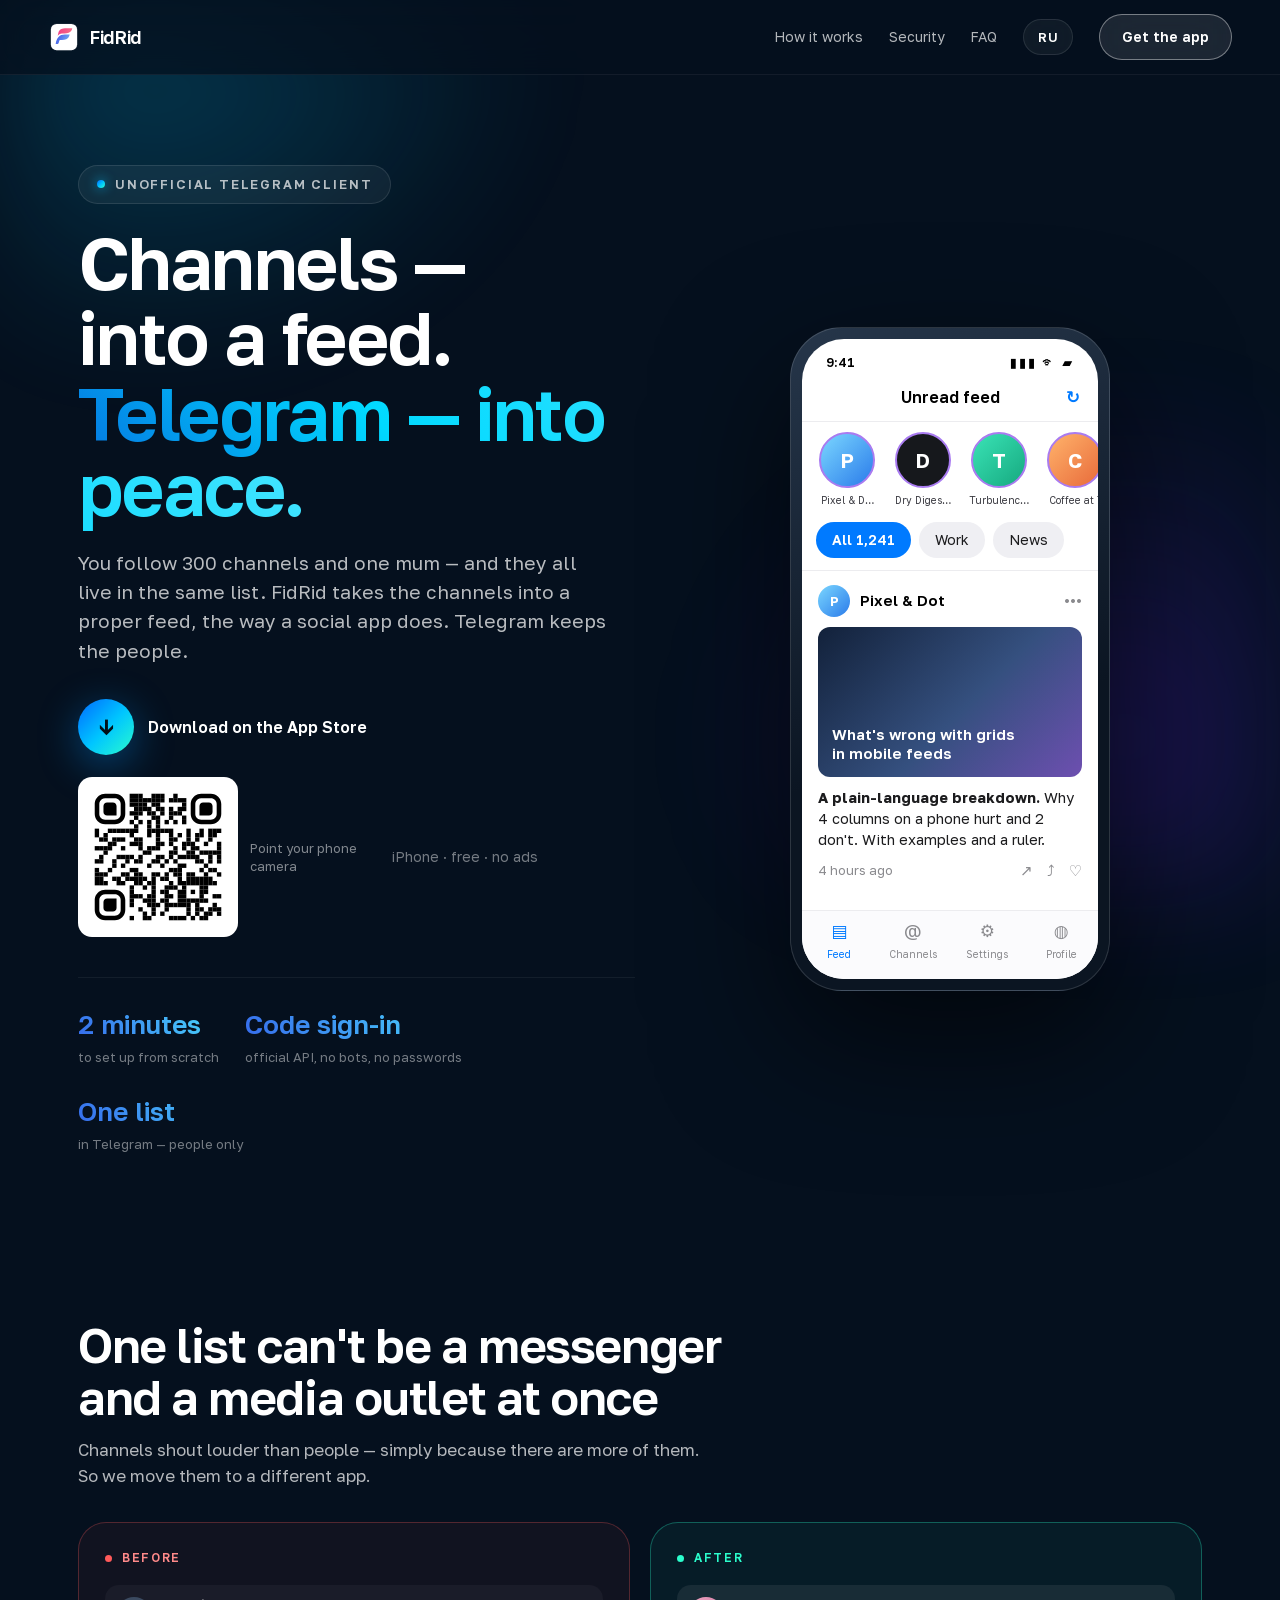
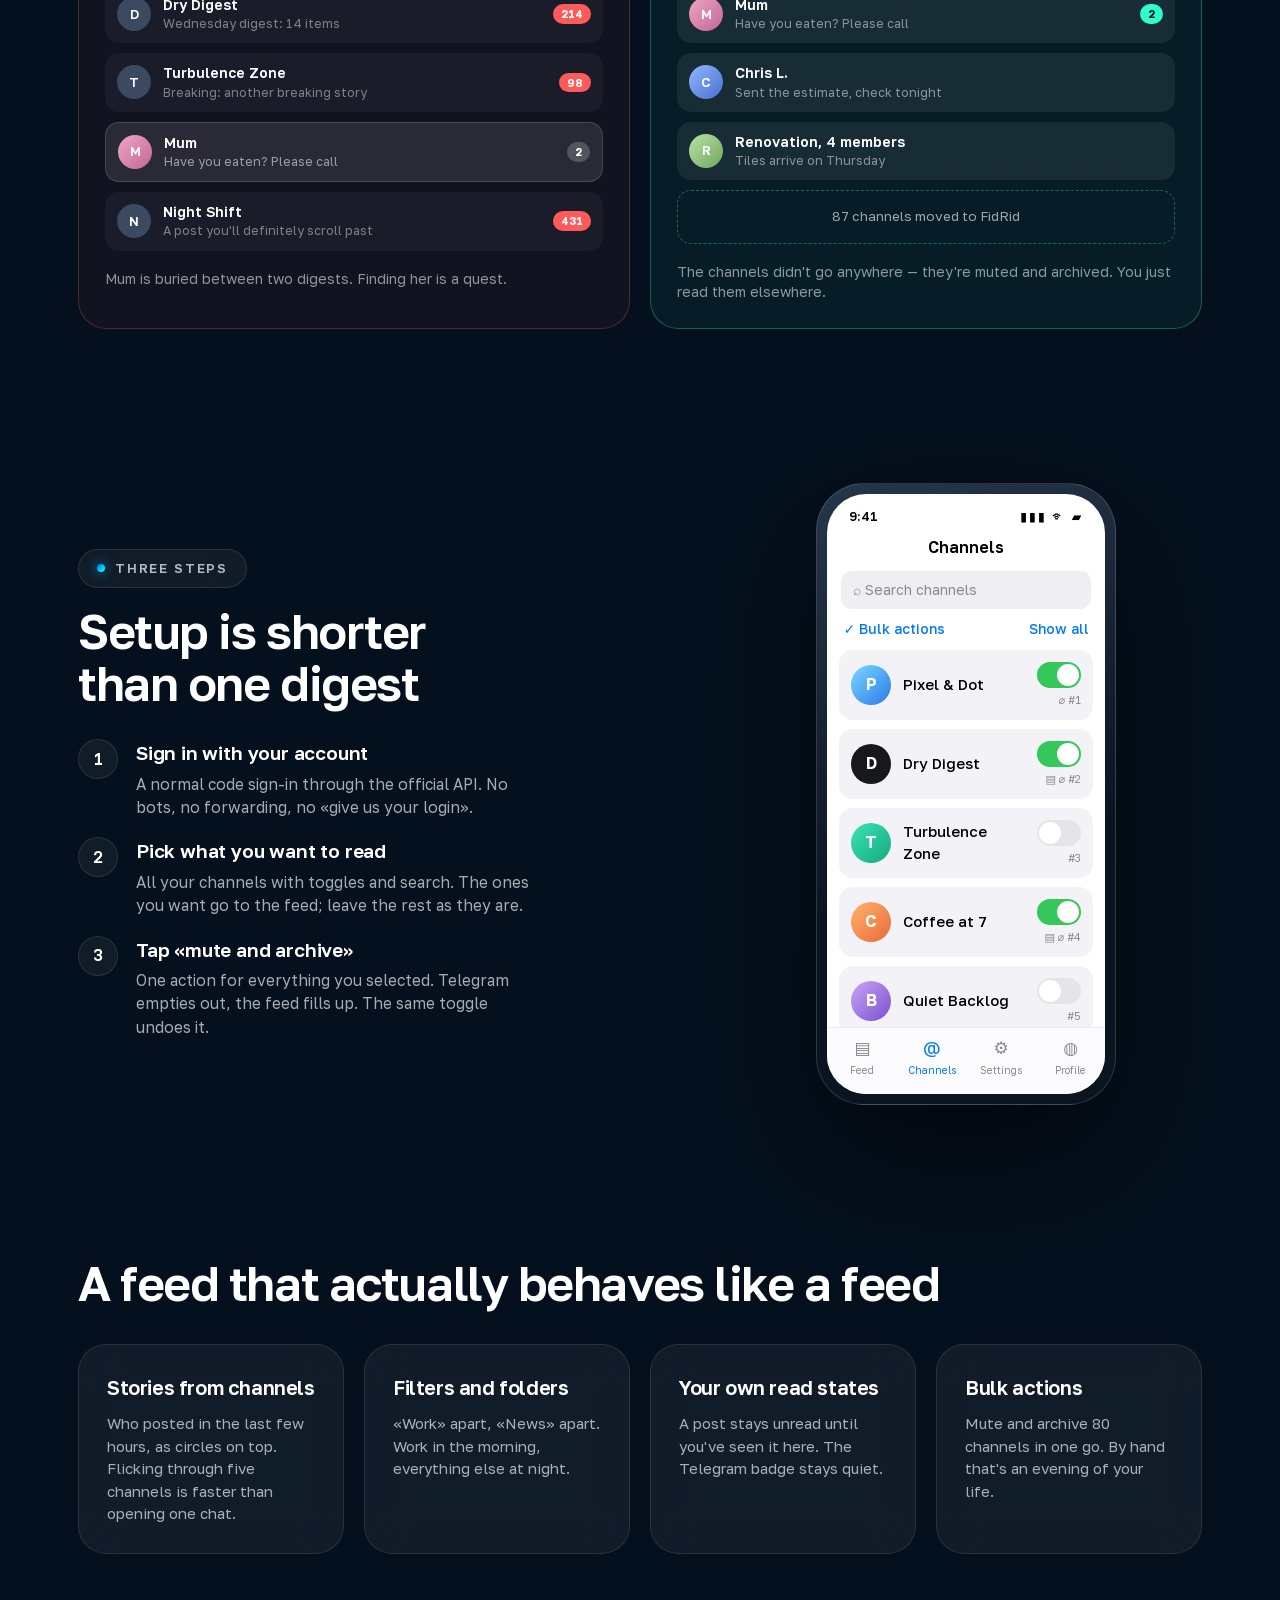
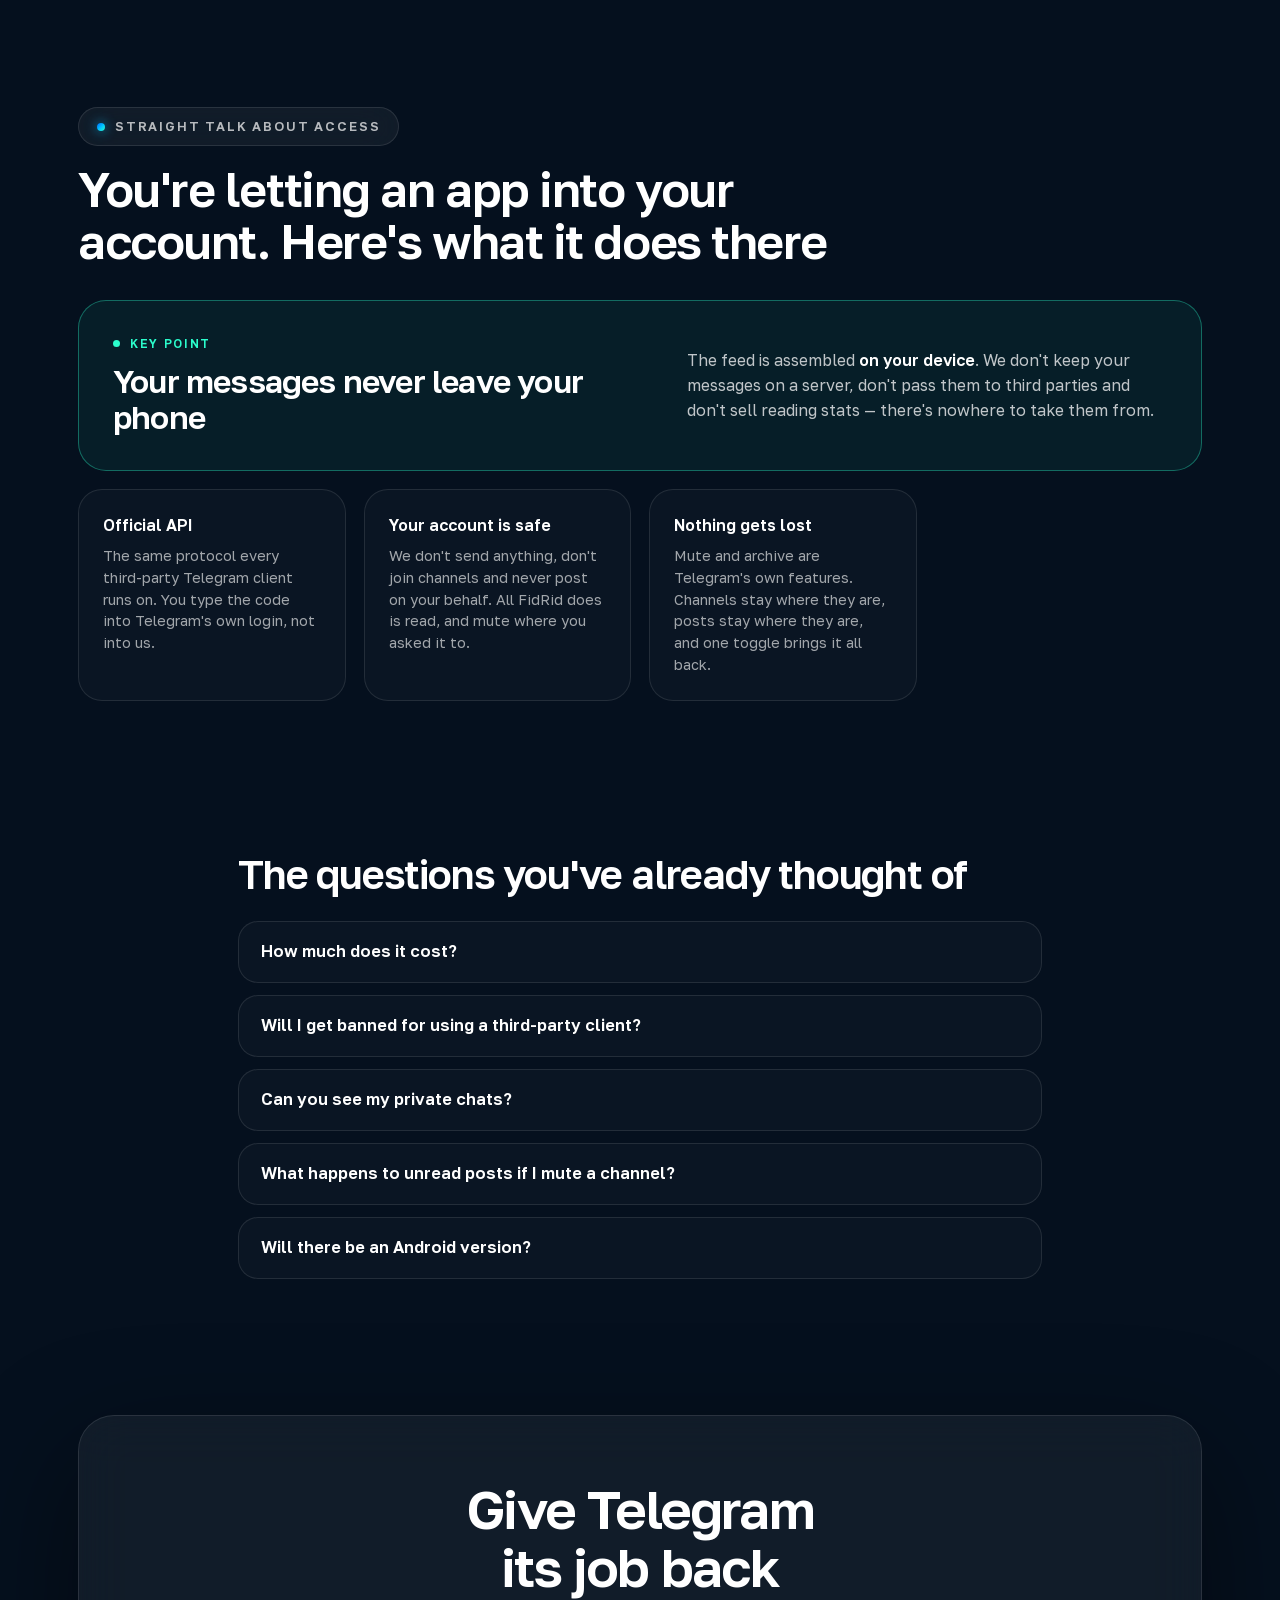
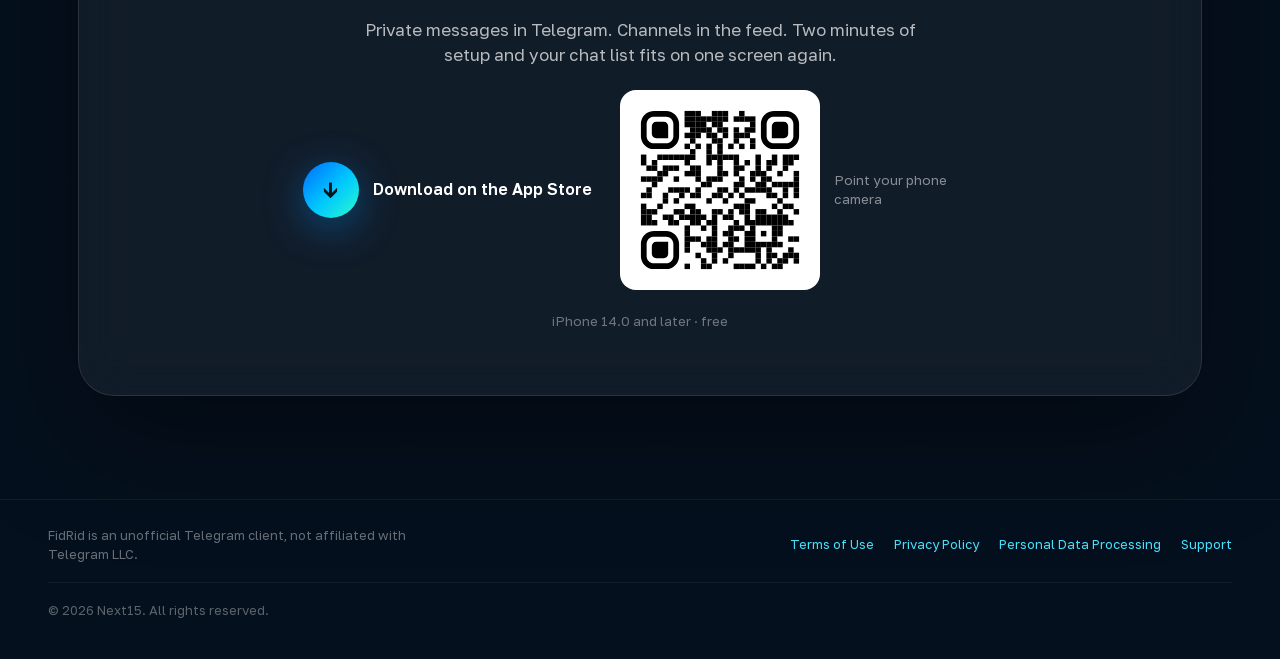
<file: index.html>
<!DOCTYPE html>
<html lang="ru">
<head>
<meta charset="utf-8">
<meta name="viewport" content="width=device-width, initial-scale=1">
<title>FidRid — каналы в ленту</title>
<meta name="description" content="FidRid забирает телеграм-каналы в отдельную ленту со сторис, фильтрами и своими статусами прочтения. В телеграме остаётся личка. iPhone, бесплатно, без рекламы.">
<meta name="theme-color" content="#05101E">
<link rel="canonical" href="https://svalia.github.io/fidrid-landing/">
<link rel="icon" type="image/svg+xml" href="assets/favicon.svg">
<link rel="icon" type="image/png" sizes="32x32" href="assets/favicon-32.png">
<link rel="apple-touch-icon" sizes="180x180" href="assets/apple-touch-icon.png">

<meta property="og:type" content="website">
<meta property="og:site_name" content="FidRid">
<meta property="og:locale" content="ru_RU">
<meta property="og:locale:alternate" content="en_US">
<meta property="og:title" content="FidRid — каналы в ленту">
<meta property="og:description" content="FidRid забирает телеграм-каналы в отдельную ленту со сторис, фильтрами и своими статусами прочтения. В телеграме остаётся личка. iPhone, бесплатно, без рекламы.">
<meta property="og:url" content="https://svalia.github.io/fidrid-landing/">
<meta property="og:image" content="https://svalia.github.io/fidrid-landing/assets/og-image.png">
<meta property="og:image:width" content="1200">
<meta property="og:image:height" content="630">
<meta name="twitter:card" content="summary_large_image">
<meta name="twitter:title" content="FidRid — каналы в ленту">
<meta name="twitter:description" content="FidRid забирает телеграм-каналы в отдельную ленту со сторис, фильтрами и своими статусами прочтения. В телеграме остаётся личка. iPhone, бесплатно, без рекламы.">
<meta name="twitter:image" content="https://svalia.github.io/fidrid-landing/assets/og-image.png">

<script>
// Выбор языка до первой отрисовки: сохранённый выбор -> язык браузера -> ru
(function () {
  var saved = null;
  try { saved = localStorage.getItem('fidrid-lang'); } catch (e) {}
  if (saved !== 'ru' && saved !== 'en') saved = null;
  var nav = (navigator.languages && navigator.languages[0]) || navigator.language || 'ru';
  var lang = saved || (/^ru/i.test(nav) ? 'ru' : 'en');
  window.__fidridLang = lang;
  document.documentElement.lang = lang;
  if (lang === 'en') {
    document.documentElement.className += ' lang-pending';
    // страховка: если i18n.js не загрузился, контент всё равно покажется
    setTimeout(function () {
      document.documentElement.classList.remove('lang-pending');
    }, 1200);
  }
})();
</script>
<style>html.lang-pending #dc-root { visibility: hidden; }</style>

<link rel="stylesheet" href="css/golos-embed.css">
<link rel="stylesheet" href="css/tokens/colors.css">
<link rel="stylesheet" href="css/tokens/typography.css">
<link rel="stylesheet" href="css/tokens/effects.css">
<link rel="stylesheet" href="css/tokens/layout.css">
<link rel="stylesheet" href="css/base.css">
<link rel="stylesheet" href="css/styles.css">
<link rel="stylesheet" href="responsive.css">
<style>
html, body { height: 100%; margin: 0; }
#dc-root, #dc-root > .sc-host { height: 100%; }
body { margin: 0; background: #05101E; }
  a { color: #47E4FF; text-decoration: none; }
  a:hover { color: #FFFFFF; }
  @keyframes fr-rise { from { opacity: 0; transform: translateY(18px); } to { opacity: 1; transform: none; } }
.scp0:hover { color: rgb(255, 255, 255) !important; }
.scp1:hover { border-color: rgba(71, 228, 255, 0.6) !important; }
</style>
</head>
<body>
<div id="dc-root"><div class="sc-host" data-sc-name="index"><div data-dc-tpl="12" data-screen-label="Лендинг FidRid" style="position: relative; min-height: 100%; background: rgb(5, 16, 30); color: rgb(255, 255, 255); font-family: var(--font-text), 'Golos Text', system-ui, sans-serif; overflow-x: hidden;">

  <div data-dc-tpl="13" aria-hidden="true" style="position: fixed; inset: 0px; pointer-events: none; z-index: 0; background: radial-gradient(620px 520px at 12% 4%, rgba(0, 198, 255, 0.28), transparent 65%), radial-gradient(680px 560px at 88% 82%, rgba(102, 36, 250, 0.26), transparent 65%); filter: blur(60px); opacity: 0.85;"></div>

  <div data-dc-tpl="14" style="position: relative; z-index: 1;">

    <header data-dc-tpl="15" data-el="Z" style="position: sticky; top: 0px; z-index: 30; display: flex; align-items: center; justify-content: space-between; gap: 16px; padding: 14px clamp(16px, 4vw, 48px); background: rgba(5, 16, 30, 0.72); backdrop-filter: blur(22px); border-bottom: 1px solid var(--border-faint);">
      <div data-dc-tpl="16" style="display: flex; align-items: center; gap: 10px;">
        <img data-dc-tpl="17" src="assets/fidrid-mark.svg" alt="FidRid" width="32" height="32" style="width: 32px; height: 32px; border-radius: 9px; display: block;">
        <span data-dc-tpl="18" style="font-family: var(--font-display); font-weight: 600; font-size: 18px; letter-spacing: -0.02em;">FidRid</span>
      </div>
      <nav data-dc-tpl="19" style="display: flex; align-items: center; gap: clamp(14px, 2vw, 28px); font-size: 14px;">
        <a data-dc-tpl="20" href="#how" class="scp0" style="color: rgba(255, 255, 255, 0.7);">Как работает</a>
        <a data-dc-tpl="21" href="#safety" class="scp0" style="color: rgba(255, 255, 255, 0.7);">Безопасность</a>
        <a data-dc-tpl="22" href="#faq" class="scp0" style="color: rgba(255, 255, 255, 0.7);">Вопросы</a>
        <button data-dc-tpl="23" type="button" data-nolang="1" class="scp1" style="cursor: pointer; font-family: var(--font-display); font-weight: 600; font-size: 13px; letter-spacing: 0.06em; color: rgb(255, 255, 255); padding: 9px 14px; border-radius: var(--radius-pill); border: 1px solid var(--border-soft); background: var(--surface-2); backdrop-filter: blur(20px);"><span class="sc-interp">EN</span></button>
        <div class="sc-host-x" data-dc-tpl="24" style="display: contents;"><a href="#download" style="font-family: var(--font-display); font-weight: 600; cursor: pointer; text-decoration: none; border: 1px solid var(--border); background: var(--surface-1); display: inline-flex; align-items: center; gap: 9px; color: rgb(255, 255, 255); font-size: 14px; padding: 12px 22px; border-radius: var(--radius-pill); backdrop-filter: blur(20px);">Скачать</a></div>
      </nav>
    </header>

    <section data-dc-tpl="25" data-screen-label="Герой" style="max-width: 1220px; margin: 0px auto; padding: clamp(40px, 7vw, 92px) clamp(16px, 4vw, 48px) clamp(48px, 7vw, 96px); display: grid; grid-template-columns: minmax(0px, 1.05fr) minmax(0px, 0.95fr); gap: clamp(28px, 5vw, 64px); align-items: center;">
      <div data-dc-tpl="26" style="min-width: 0px; animation: 0.9s cubic-bezier(0.16, 0.84, 0.34, 1) 0s 1 normal both running fr-rise;">
        <div class="sc-host-x" data-dc-tpl="27" style="display: contents;"><span style="display: inline-flex; align-items: center; gap: 10px; font-family: var(--font-display); font-weight: 600; font-size: 13px; letter-spacing: 0.14em; text-transform: uppercase; color: var(--text-muted); padding: 9px 18px; border-radius: var(--radius-pill); border: 1px solid var(--border-soft); background: var(--surface-2); backdrop-filter: blur(20px);"><span style="width: 8px; height: 8px; border-radius: 50%; background: var(--grad-cta); box-shadow: rgba(0, 198, 255, 0.8) 0px 0px 12px;"></span>Неофициальный клиент Telegram</span></div>
        <h1 data-dc-tpl="28" style="margin: 20px 0px 0px; font-family: var(--font-display); font-weight: 600; font-size: clamp(38px, 6.2vw, 74px); line-height: 1.02; letter-spacing: -0.035em; text-wrap: balance;">Каналы&nbsp;— в ленту.<br data-dc-tpl="29"><span data-dc-tpl="30" style="background: linear-gradient(46deg, rgb(4, 118, 225) 0%, rgb(0, 217, 255) 40%, rgb(71, 228, 255) 100%) text; color: transparent;">Телеграм&nbsp;— в покой.</span></h1>
        <p data-dc-tpl="31" style="margin: 22px 0px 0px; max-width: 46ch; font-size: clamp(16px, 1.6vw, 19px); line-height: 1.55; color: rgba(255, 255, 255, 0.72); text-wrap: pretty;">У вас 300 каналов и одна мама, которая пишет в том же списке. FidRid забирает каналы себе — красивой лентой, как в соцсети. В телеграме остаются люди.</p>
        <div data-dc-tpl="32" id="download" style="display: flex; flex-wrap: wrap; align-items: center; gap: 22px; margin-top: 34px;">
          <div class="sc-host-x" data-dc-tpl="33" style="display: contents;"><a href="#download" style="font-family: var(--font-display); font-weight: 600; cursor: pointer; text-decoration: none; border-width: medium; border-style: none; border-color: currentcolor; border-image: none; background: none; display: inline-flex; align-items: center; gap: 14px; color: rgb(255, 255, 255); font-size: 16px;"><span style="width: 56px; height: 56px; border-radius: 50%; background: var(--grad-cta); display: grid; place-items: center; color: rgb(2, 16, 24); font-size: 22px; box-shadow: rgba(0, 150, 255, 0.4) 0px 10px 40px;">↓</span><span>Скачать в App Store</span></a></div>
          <div data-dc-tpl="34" style="display: flex; align-items: center; gap: 12px;">
            <img data-dc-tpl="35" src="assets/qr-code.svg" alt="QR-код на страницу приложения в App Store" width="160" height="160" style="width: 160px; height: 160px; border-radius: 14px; background: rgb(255, 255, 255); padding: 8px; display: block;">
            <span data-dc-tpl="36" style="font-size: 13px; line-height: 1.4; color: rgba(255, 255, 255, 0.5); max-width: 15ch;">Наведите камеру телефона</span>
          </div>
          <span data-dc-tpl="37" style="font-size: 14px; color: rgba(255, 255, 255, 0.45);">iPhone · бесплатно · без рекламы</span>
        </div>
        <div data-dc-tpl="38" style="display: flex; flex-wrap: wrap; gap: 26px; margin-top: 40px; padding-top: 28px; border-top: 1px solid var(--border-faint);">
          <div data-dc-tpl="39" style="display: flex; flex-direction: column; gap: 4px;"><span data-dc-tpl="40" style="font-family: var(--font-display); font-weight: 600; font-size: 26px; background-image: linear-gradient(56deg, rgb(55, 112, 237) 5%, rgb(71, 201, 250) 84%); background-position-x: ; background-position-y: ; background-size: ; background-repeat: ; background-attachment: ; background-origin: ; background-clip: text; background-color: ; color: transparent;">2 минуты</span><span data-dc-tpl="41" style="font-size: 13px; color: rgba(255, 255, 255, 0.45);">на настройку с нуля</span></div>
          <div data-dc-tpl="42" style="display: flex; flex-direction: column; gap: 4px;"><span data-dc-tpl="43" style="font-family: var(--font-display); font-weight: 600; font-size: 26px; background-image: linear-gradient(56deg, rgb(55, 112, 237) 5%, rgb(71, 201, 250) 84%); background-position-x: ; background-position-y: ; background-size: ; background-repeat: ; background-attachment: ; background-origin: ; background-clip: text; background-color: ; color: transparent;">Вход по коду</span><span data-dc-tpl="44" style="font-size: 13px; color: rgba(255, 255, 255, 0.45);">официальное API, без ботов и паролей</span></div>
          <div data-dc-tpl="45" style="display: flex; flex-direction: column; gap: 4px;"><span data-dc-tpl="46" style="font-family: var(--font-display); font-weight: 600; font-size: 26px; background-image: linear-gradient(56deg, rgb(55, 112, 237) 5%, rgb(71, 201, 250) 84%); background-position-x: ; background-position-y: ; background-size: ; background-repeat: ; background-attachment: ; background-origin: ; background-clip: text; background-color: ; color: transparent;">1 список</span><span data-dc-tpl="47" style="font-size: 13px; color: rgba(255, 255, 255, 0.45);">в личке — только люди</span></div>
        </div>
      </div>

      <div data-dc-tpl="48" style="display: flex; justify-content: center; min-width: 0px; animation: 1s cubic-bezier(0.16, 0.84, 0.34, 1) 0.12s 1 normal both running fr-rise;">
        <div data-dc-tpl="49" style="width: 320px; max-width: 100%; flex: 0 0 auto; padding: 11px; border-radius: 52px; background: linear-gradient(160deg, rgb(38, 54, 74) 0%, rgb(11, 21, 34) 60%); border: 1px solid rgba(255, 255, 255, 0.14); box-shadow: rgba(0, 0, 0, 0.6) 0px 50px 130px;">
          <div data-dc-tpl="50" style="border-radius: 42px; overflow: hidden; background: rgb(255, 255, 255); height: 640px; display: flex; flex-direction: column; color: rgb(0, 0, 0);">
            <div data-dc-tpl="51" style="display: flex; align-items: center; justify-content: space-between; padding: 14px 24px 6px; font-size: 13px; font-weight: 600;"><span data-dc-tpl="52">9:41</span><span data-dc-tpl="53" style="letter-spacing: 2px; color: rgb(0, 0, 0);">▮▮▮ ᯤ ▰</span></div>
            <div data-dc-tpl="54" style="display: flex; align-items: center; justify-content: center; position: relative; padding: 8px 16px 12px; font-size: 16px; font-weight: 600;">Лента не прочитанных<span data-dc-tpl="55" style="position: absolute; right: 18px; color: rgb(0, 122, 255); font-size: 17px;">↻</span></div>
            <div data-dc-tpl="56" style="display: flex; gap: 14px; padding: 10px 14px; overflow: hidden; border-top: 1px solid rgb(236, 236, 239);">
              <div data-dc-tpl="57" style="display: flex; flex-direction: column; align-items: center; gap: 5px; flex: 0 0 auto; width: 62px;"><span data-dc-tpl="58" style="width: 56px; height: 56px; border-radius: 50%; background: linear-gradient(135deg, rgb(123, 215, 255), rgb(42, 123, 234)); border: 2.5px solid rgb(169, 123, 240); display: grid; place-items: center; color: rgb(255, 255, 255); font-weight: 700; font-size: 20px;">П</span><span data-dc-tpl="59" style="font-size: 10px; color: rgb(60, 60, 67); max-width: 62px; overflow: hidden; text-overflow: ellipsis; white-space: nowrap;">Пиксель и…</span></div>
              <div data-dc-tpl="60" style="display: flex; flex-direction: column; align-items: center; gap: 5px; flex: 0 0 auto; width: 62px;"><span data-dc-tpl="61" style="width: 56px; height: 56px; border-radius: 50%; background: rgb(22, 24, 28); border: 2.5px solid rgb(169, 123, 240); display: grid; place-items: center; color: rgb(255, 255, 255); font-weight: 700; font-size: 20px;">С</span><span data-dc-tpl="62" style="font-size: 10px; color: rgb(60, 60, 67); max-width: 62px; overflow: hidden; text-overflow: ellipsis; white-space: nowrap;">Сухая выж…</span></div>
              <div data-dc-tpl="63" style="display: flex; flex-direction: column; align-items: center; gap: 5px; flex: 0 0 auto; width: 62px;"><span data-dc-tpl="64" style="width: 56px; height: 56px; border-radius: 50%; background: linear-gradient(135deg, rgb(58, 227, 182), rgb(22, 169, 127)); border: 2.5px solid rgb(169, 123, 240); display: grid; place-items: center; color: rgb(255, 255, 255); font-weight: 700; font-size: 20px;">З</span><span data-dc-tpl="65" style="font-size: 10px; color: rgb(60, 60, 67); max-width: 62px; overflow: hidden; text-overflow: ellipsis; white-space: nowrap;">Зона турб…</span></div>
              <div data-dc-tpl="66" style="display: flex; flex-direction: column; align-items: center; gap: 5px; flex: 0 0 auto; width: 62px;"><span data-dc-tpl="67" style="width: 56px; height: 56px; border-radius: 50%; background: linear-gradient(135deg, rgb(255, 179, 107), rgb(232, 106, 58)); border: 2.5px solid rgb(169, 123, 240); display: grid; place-items: center; color: rgb(255, 255, 255); font-weight: 700; font-size: 20px;">К</span><span data-dc-tpl="68" style="font-size: 10px; color: rgb(60, 60, 67); max-width: 62px; overflow: hidden; text-overflow: ellipsis; white-space: nowrap;">Кофе в 7:00</span></div>
            </div>
            <div data-dc-tpl="69" style="display: flex; gap: 8px; padding: 4px 14px 12px; overflow: hidden; border-bottom: 1px solid rgb(236, 236, 239);">
              <span data-dc-tpl="70" style="flex: 0 0 auto; padding: 8px 16px; border-radius: 20px; background: rgb(0, 122, 255); color: rgb(255, 255, 255); font-size: 14px; font-weight: 600;">Все 1 241</span>
              <span data-dc-tpl="71" style="flex: 0 0 auto; padding: 8px 16px; border-radius: 20px; background: rgb(239, 239, 243); color: rgb(28, 28, 30); font-size: 14px;">Работа</span>
              <span data-dc-tpl="72" style="flex: 0 0 auto; padding: 8px 16px; border-radius: 20px; background: rgb(239, 239, 243); color: rgb(28, 28, 30); font-size: 14px;">Новости</span>
            </div>
            <div data-dc-tpl="73" style="flex: 1 1 0%; overflow: hidden; padding: 14px 16px; display: flex; flex-direction: column; gap: 10px;">
              <div data-dc-tpl="74" style="display: flex; align-items: center; gap: 10px;"><span data-dc-tpl="75" style="width: 32px; height: 32px; border-radius: 50%; background: linear-gradient(135deg, rgb(123, 215, 255), rgb(42, 123, 234)); display: grid; place-items: center; color: rgb(255, 255, 255); font-weight: 700; font-size: 13px;">П</span><span data-dc-tpl="76" style="font-weight: 600; font-size: 15px;">Пиксель и точка</span><span data-dc-tpl="77" style="margin-left: auto; color: rgb(138, 138, 142);">•••</span></div>
              <div data-dc-tpl="78" style="border-radius: 12px; overflow: hidden; background: linear-gradient(135deg, rgb(18, 33, 58) 0%, rgb(53, 80, 127) 55%, rgb(109, 79, 176) 100%); height: 150px; display: flex; align-items: flex-end; padding: 14px;"><span data-dc-tpl="79" style="color: rgb(255, 255, 255); font-weight: 600; font-size: 15px; line-height: 1.25;">Что не так с сеткой<br data-dc-tpl="80">в мобильных лентах</span></div>
              <p data-dc-tpl="81" style="margin: 0px; font-size: 14.5px; line-height: 1.45; color: rgb(28, 28, 30);"><b data-dc-tpl="82">Разбор на пальцах.</b> Почему 4 колонки на телефоне — это боль, а 2 — нет. С примерами и линейкой.</p>
              <div data-dc-tpl="83" style="display: flex; align-items: center; gap: 16px; font-size: 13px; color: rgb(138, 138, 142);"><span data-dc-tpl="84">4 часа назад</span><span data-dc-tpl="85" style="margin-left: auto; display: flex; gap: 14px; font-size: 15px;"><span data-dc-tpl="86">↗</span><span data-dc-tpl="87">⤴</span><span data-dc-tpl="88">♡</span></span></div>
            </div>
            <div data-dc-tpl="89" style="display: flex; padding: 8px 0px 18px; border-top: 1px solid rgb(236, 236, 239); background: rgb(251, 251, 253);">
              <div data-dc-tpl="90" style="flex: 1 1 0%; min-width: 0px; display: flex; flex-direction: column; align-items: center; justify-content: center; text-align: center; white-space: nowrap; gap: 3px; color: rgb(0, 122, 255); font-size: 10px;"><span data-dc-tpl="91" style="font-size: 17px;">▤</span>Лента</div>
              <div data-dc-tpl="92" style="flex: 1 1 0%; min-width: 0px; display: flex; flex-direction: column; align-items: center; justify-content: center; text-align: center; white-space: nowrap; gap: 3px; color: rgb(138, 138, 142); font-size: 10px;"><span data-dc-tpl="93" style="font-size: 17px;">@</span>Каналы</div>
              <div data-dc-tpl="94" style="flex: 1 1 0%; min-width: 0px; display: flex; flex-direction: column; align-items: center; justify-content: center; text-align: center; white-space: nowrap; gap: 3px; color: rgb(138, 138, 142); font-size: 10px;"><span data-dc-tpl="95" style="font-size: 17px;">⚙</span>Настройки</div>
              <div data-dc-tpl="96" style="flex: 1 1 0%; min-width: 0px; display: flex; flex-direction: column; align-items: center; justify-content: center; text-align: center; white-space: nowrap; gap: 3px; color: rgb(138, 138, 142); font-size: 10px;"><span data-dc-tpl="97" style="font-size: 17px;">◍</span>Профиль</div>
            </div>
          </div>
        </div>
      </div>
    </section>

    <section data-dc-tpl="98" data-screen-label="До и после" style="max-width: 1220px; margin: 0px auto; padding: clamp(40px, 6vw, 80px) clamp(16px, 4vw, 48px);">
      <h2 data-dc-tpl="99" style="margin: 0px; font-family: var(--font-display); font-weight: 600; font-size: clamp(28px, 4vw, 48px); letter-spacing: -0.03em; line-height: 1.08; text-wrap: balance;">Один список не может быть и мессенджером, и медиа</h2>
      <p data-dc-tpl="100" style="margin: 14px 0px 0px; max-width: 58ch; font-size: 17px; line-height: 1.5; color: rgba(255, 255, 255, 0.7);">Каналы кричат громче людей — просто потому, что их больше. Разводим их по разным приложениям.</p>
      <div data-dc-tpl="101" style="display: grid; grid-template-columns: repeat(auto-fit, minmax(280px, 1fr)); gap: 20px; margin-top: 34px;">
        <div data-dc-tpl="102" style="border-radius: 28px; border: 1px solid rgba(255, 90, 90, 0.28); background: rgba(255, 90, 90, 0.05); padding: 26px;">
          <div data-dc-tpl="103" style="display: flex; align-items: center; gap: 10px; font-size: 12px; font-weight: 600; letter-spacing: 0.14em; text-transform: uppercase; color: rgb(255, 138, 138);"><span data-dc-tpl="104" style="width: 7px; height: 7px; border-radius: 50%; background: rgb(255, 90, 90);"></span>До</div>
          <div data-dc-tpl="105" style="display: flex; flex-direction: column; gap: 10px; margin-top: 18px;">
            <div data-dc-tpl="106" style="display: flex; align-items: center; gap: 12px; padding: 10px 12px; border-radius: 14px; background: rgba(255, 255, 255, 0.04);"><span data-dc-tpl="107" style="width: 34px; height: 34px; border-radius: 50%; background: rgb(59, 74, 96); display: grid; place-items: center; font-size: 13px; font-weight: 600;">С</span><span data-dc-tpl="108" style="flex: 1 1 0%; min-width: 0px;"><span data-dc-tpl="109" style="display: block; font-size: 14px; font-weight: 600;">Сухая выжимка</span><span data-dc-tpl="110" style="display: block; font-size: 12.5px; color: rgba(255, 255, 255, 0.45); overflow: hidden; text-overflow: ellipsis; white-space: nowrap;">Дайджест за среду: 14 пунктов</span></span><span data-dc-tpl="111" style="padding: 2px 8px; border-radius: 10px; background: rgb(255, 90, 90); font-size: 11px; font-weight: 700;">214</span></div>
            <div data-dc-tpl="112" style="display: flex; align-items: center; gap: 12px; padding: 10px 12px; border-radius: 14px; background: rgba(255, 255, 255, 0.04);"><span data-dc-tpl="113" style="width: 34px; height: 34px; border-radius: 50%; background: rgb(59, 74, 96); display: grid; place-items: center; font-size: 13px; font-weight: 600;">З</span><span data-dc-tpl="114" style="flex: 1 1 0%; min-width: 0px;"><span data-dc-tpl="115" style="display: block; font-size: 14px; font-weight: 600;">Зона турбулентности</span><span data-dc-tpl="116" style="display: block; font-size: 12.5px; color: rgba(255, 255, 255, 0.45); overflow: hidden; text-overflow: ellipsis; white-space: nowrap;">Срочно: ещё одна срочная новость</span></span><span data-dc-tpl="117" style="padding: 2px 8px; border-radius: 10px; background: rgb(255, 90, 90); font-size: 11px; font-weight: 700;">98</span></div>
            <div data-dc-tpl="118" style="display: flex; align-items: center; gap: 12px; padding: 10px 12px; border-radius: 14px; background: rgba(255, 255, 255, 0.1); border: 1px solid rgba(255, 255, 255, 0.14);"><span data-dc-tpl="119" style="width: 34px; height: 34px; border-radius: 50%; background: linear-gradient(135deg, rgb(240, 166, 192), rgb(192, 103, 154)); display: grid; place-items: center; font-size: 13px; font-weight: 600;">М</span><span data-dc-tpl="120" style="flex: 1 1 0%; min-width: 0px;"><span data-dc-tpl="121" style="display: block; font-size: 14px; font-weight: 600;">Мама</span><span data-dc-tpl="122" style="display: block; font-size: 12.5px; color: rgba(255, 255, 255, 0.55); overflow: hidden; text-overflow: ellipsis; white-space: nowrap;">Ты поел? Позвони, пожалуйста</span></span><span data-dc-tpl="123" style="padding: 2px 8px; border-radius: 10px; background: rgba(255, 255, 255, 0.2); font-size: 11px; font-weight: 700;">2</span></div>
            <div data-dc-tpl="124" style="display: flex; align-items: center; gap: 12px; padding: 10px 12px; border-radius: 14px; background: rgba(255, 255, 255, 0.04);"><span data-dc-tpl="125" style="width: 34px; height: 34px; border-radius: 50%; background: rgb(59, 74, 96); display: grid; place-items: center; font-size: 13px; font-weight: 600;">Н</span><span data-dc-tpl="126" style="flex: 1 1 0%; min-width: 0px;"><span data-dc-tpl="127" style="display: block; font-size: 14px; font-weight: 600;">Ночная смена</span><span data-dc-tpl="128" style="display: block; font-size: 12.5px; color: rgba(255, 255, 255, 0.45); overflow: hidden; text-overflow: ellipsis; white-space: nowrap;">Пост, который вы точно пролистаете</span></span><span data-dc-tpl="129" style="padding: 2px 8px; border-radius: 10px; background: rgb(255, 90, 90); font-size: 11px; font-weight: 700;">431</span></div>
          </div>
          <p data-dc-tpl="130" style="margin: 18px 0px 0px; font-size: 14px; line-height: 1.45; color: rgba(255, 255, 255, 0.55);">Мама лежит между двумя дайджестами. Найти её — квест.</p>
        </div>
        <div data-dc-tpl="131" style="border-radius: 28px; border: 1px solid rgba(43, 253, 204, 0.3); background: rgba(43, 253, 204, 0.05); padding: 26px;">
          <div data-dc-tpl="132" style="display: flex; align-items: center; gap: 10px; font-size: 12px; font-weight: 600; letter-spacing: 0.14em; text-transform: uppercase; color: rgb(43, 253, 204);"><span data-dc-tpl="133" style="width: 7px; height: 7px; border-radius: 50%; background: rgb(43, 253, 204);"></span>После</div>
          <div data-dc-tpl="134" style="display: flex; flex-direction: column; gap: 10px; margin-top: 18px;">
            <div data-dc-tpl="135" style="display: flex; align-items: center; gap: 12px; padding: 10px 12px; border-radius: 14px; background: rgba(255, 255, 255, 0.07);"><span data-dc-tpl="136" style="width: 34px; height: 34px; border-radius: 50%; background: linear-gradient(135deg, rgb(240, 166, 192), rgb(192, 103, 154)); display: grid; place-items: center; font-size: 13px; font-weight: 600;">М</span><span data-dc-tpl="137" style="flex: 1 1 0%; min-width: 0px;"><span data-dc-tpl="138" style="display: block; font-size: 14px; font-weight: 600;">Мама</span><span data-dc-tpl="139" style="display: block; font-size: 12.5px; color: rgba(255, 255, 255, 0.5); overflow: hidden; text-overflow: ellipsis; white-space: nowrap;">Ты поел? Позвони, пожалуйста</span></span><span data-dc-tpl="140" style="padding: 2px 8px; border-radius: 10px; background: rgb(43, 253, 204); color: rgb(5, 16, 30); font-size: 11px; font-weight: 700;">2</span></div>
            <div data-dc-tpl="141" style="display: flex; align-items: center; gap: 12px; padding: 10px 12px; border-radius: 14px; background: rgba(255, 255, 255, 0.07);"><span data-dc-tpl="142" style="width: 34px; height: 34px; border-radius: 50%; background: linear-gradient(135deg, rgb(143, 183, 255), rgb(74, 111, 208)); display: grid; place-items: center; font-size: 13px; font-weight: 600;">К</span><span data-dc-tpl="143" style="flex: 1 1 0%; min-width: 0px;"><span data-dc-tpl="144" style="display: block; font-size: 14px; font-weight: 600;">Костя Л.</span><span data-dc-tpl="145" style="display: block; font-size: 12.5px; color: rgba(255, 255, 255, 0.5); overflow: hidden; text-overflow: ellipsis; white-space: nowrap;">Скинул смету, глянь вечером</span></span></div>
            <div data-dc-tpl="146" style="display: flex; align-items: center; gap: 12px; padding: 10px 12px; border-radius: 14px; background: rgba(255, 255, 255, 0.07);"><span data-dc-tpl="147" style="width: 34px; height: 34px; border-radius: 50%; background: linear-gradient(135deg, rgb(185, 227, 168), rgb(111, 166, 92)); display: grid; place-items: center; font-size: 13px; font-weight: 600;">Р</span><span data-dc-tpl="148" style="flex: 1 1 0%; min-width: 0px;"><span data-dc-tpl="149" style="display: block; font-size: 14px; font-weight: 600;">Ремонт, 4 участника</span><span data-dc-tpl="150" style="display: block; font-size: 12.5px; color: rgba(255, 255, 255, 0.5); overflow: hidden; text-overflow: ellipsis; white-space: nowrap;">Плитку привезут в четверг</span></span></div>
            <div data-dc-tpl="151" style="display: flex; align-items: center; justify-content: center; gap: 10px; padding: 16px 12px; border-radius: 14px; border: 1px dashed rgba(43, 253, 204, 0.35); font-size: 13.5px; color: rgba(255, 255, 255, 0.62);">87 каналов уехали в FidRid</div>
          </div>
          <p data-dc-tpl="152" style="margin: 18px 0px 0px; font-size: 14px; line-height: 1.45; color: rgba(255, 255, 255, 0.55);">Каналы никуда не делись — они замьючены и в архиве. И читаются отдельно.</p>
        </div>
      </div>
    </section>

    <section data-dc-tpl="153" id="how" data-screen-label="Как это работает" style="max-width: 1220px; margin: 0px auto; padding: clamp(40px, 6vw, 80px) clamp(16px, 4vw, 48px); display: grid; grid-template-columns: minmax(0px, 1fr) minmax(0px, 0.8fr); gap: clamp(28px, 5vw, 64px); align-items: center;">
      <div data-dc-tpl="154" style="min-width: 0px;">
        <div class="sc-host-x" data-dc-tpl="155" style="display: contents;"><span style="display: inline-flex; align-items: center; gap: 10px; font-family: var(--font-display); font-weight: 600; font-size: 13px; letter-spacing: 0.14em; text-transform: uppercase; color: var(--text-muted); padding: 9px 18px; border-radius: var(--radius-pill); border: 1px solid var(--border-soft); background: var(--surface-2); backdrop-filter: blur(20px);"><span style="width: 8px; height: 8px; border-radius: 50%; background: var(--grad-cta); box-shadow: rgba(0, 198, 255, 0.8) 0px 0px 12px;"></span>Три шага</span></div>
        <h2 data-dc-tpl="156" style="margin: 18px 0px 0px; font-family: var(--font-display); font-weight: 600; font-size: clamp(28px, 4vw, 48px); letter-spacing: -0.03em; line-height: 1.08; text-wrap: balance;">Настройка короче, чем один дайджест</h2>
        <div data-dc-tpl="157" style="display: flex; flex-direction: column; gap: 18px; margin-top: 30px;">
          <div data-dc-tpl="158" style="display: flex; gap: 18px; align-items: flex-start;">
            <span data-dc-tpl="159" style="flex: 0 0 auto; width: 40px; height: 40px; border-radius: 50%; border: 1px solid var(--border-soft); background: var(--surface-2); display: grid; place-items: center; font-family: var(--font-display); font-weight: 600; font-size: 16px;">1</span>
            <div data-dc-tpl="160"><div data-dc-tpl="161" style="font-family: var(--font-display); font-weight: 600; font-size: 19px; letter-spacing: -0.01em;">Входите под своим аккаунтом</div><p data-dc-tpl="162" style="margin: 6px 0px 0px; font-size: 15.5px; line-height: 1.5; color: rgba(255, 255, 255, 0.65); max-width: 44ch;">Обычный вход по коду через официальное API. Никаких ботов, пересылок и «дай логин от аккаунта».</p></div>
          </div>
          <div data-dc-tpl="163" style="display: flex; gap: 18px; align-items: flex-start;">
            <span data-dc-tpl="164" style="flex: 0 0 auto; width: 40px; height: 40px; border-radius: 50%; border: 1px solid var(--border-soft); background: var(--surface-2); display: grid; place-items: center; font-family: var(--font-display); font-weight: 600; font-size: 16px;">2</span>
            <div data-dc-tpl="165"><div data-dc-tpl="166" style="font-family: var(--font-display); font-weight: 600; font-size: 19px; letter-spacing: -0.01em;">Отмечаете, что читать</div><p data-dc-tpl="167" style="margin: 6px 0px 0px; font-size: 15.5px; line-height: 1.5; color: rgba(255, 255, 255, 0.65); max-width: 44ch;">Список всех ваших каналов с тумблерами и поиском. Нужные — в ленту, остальные оставьте как есть.</p></div>
          </div>
          <div data-dc-tpl="168" style="display: flex; gap: 18px; align-items: flex-start;">
            <span data-dc-tpl="169" style="flex: 0 0 auto; width: 40px; height: 40px; border-radius: 50%; border: 1px solid var(--border-soft); background: var(--surface-2); display: grid; place-items: center; font-family: var(--font-display); font-weight: 600; font-size: 16px;">3</span>
            <div data-dc-tpl="170"><div data-dc-tpl="171" style="font-family: var(--font-display); font-weight: 600; font-size: 19px; letter-spacing: -0.01em;">Жмёте «замьютить и в архив»</div><p data-dc-tpl="172" style="margin: 6px 0px 0px; font-size: 15.5px; line-height: 1.5; color: rgba(255, 255, 255, 0.65); max-width: 44ch;">Одним действием сразу для всех выбранных. Телеграм пустеет, лента наполняется. Откатить можно тем же тумблером.</p></div>
          </div>
        </div>
      </div>
      <div data-dc-tpl="173" style="display: flex; justify-content: center; min-width: 0px;">
        <div data-dc-tpl="174" style="width: 300px; max-width: 100%; flex: 0 0 auto; padding: 10px; border-radius: 48px; background: linear-gradient(160deg, rgb(38, 54, 74) 0%, rgb(11, 21, 34) 60%); border: 1px solid rgba(255, 255, 255, 0.14); box-shadow: rgba(0, 0, 0, 0.6) 0px 50px 130px;">
          <div data-dc-tpl="175" style="border-radius: 39px; overflow: hidden; background: rgb(255, 255, 255); height: 600px; display: flex; flex-direction: column; color: rgb(0, 0, 0);">
            <div data-dc-tpl="176" style="display: flex; align-items: center; justify-content: space-between; padding: 14px 22px 4px; font-size: 12.5px; font-weight: 600;"><span data-dc-tpl="177">9:41</span><span data-dc-tpl="178" style="letter-spacing: 2px;">▮▮▮ ᯤ ▰</span></div>
            <div data-dc-tpl="179" style="text-align: center; padding: 6px 16px 12px; font-size: 16px; font-weight: 600;">Каналы</div>
            <div data-dc-tpl="180" style="padding: 0px 14px 10px;"><div data-dc-tpl="181" style="display: flex; align-items: center; gap: 8px; padding: 9px 12px; border-radius: 11px; background: rgb(239, 239, 243); color: rgb(138, 138, 142); font-size: 14px;">⌕ Поиск каналов</div></div>
            <div data-dc-tpl="182" style="display: flex; align-items: center; justify-content: space-between; padding: 0px 16px 10px; font-size: 14px; color: rgb(0, 122, 255); font-weight: 500;"><span data-dc-tpl="183">✓ Массовые действия</span><span data-dc-tpl="184">Показывать все</span></div>
            <div data-dc-tpl="185" style="flex: 1 1 0%; overflow: hidden; display: flex; flex-direction: column; gap: 9px; padding: 0px 12px;">
              <div data-dc-tpl="186" style="display: flex; align-items: center; gap: 12px; padding: 12px; border-radius: 14px; background: rgb(242, 242, 247);"><span data-dc-tpl="187" style="width: 40px; height: 40px; border-radius: 50%; background: linear-gradient(135deg, rgb(123, 215, 255), rgb(42, 123, 234)); display: grid; place-items: center; color: rgb(255, 255, 255); font-weight: 700;">П</span><span data-dc-tpl="188" style="flex: 1 1 0%; font-size: 15px; font-weight: 500;">Пиксель и точка</span><span data-dc-tpl="189" style="display: flex; flex-direction: column; align-items: flex-end; gap: 4px;"><span data-dc-tpl="190" style="width: 44px; height: 26px; border-radius: 13px; background: rgb(52, 199, 89); position: relative;"><span data-dc-tpl="191" style="position: absolute; top: 2px; right: 2px; width: 22px; height: 22px; border-radius: 50%; background: rgb(255, 255, 255);"></span></span><span data-dc-tpl="192" style="font-size: 11px; color: rgb(138, 138, 142);">⌀ #1</span></span></div>
              <div data-dc-tpl="193" style="display: flex; align-items: center; gap: 12px; padding: 12px; border-radius: 14px; background: rgb(242, 242, 247);"><span data-dc-tpl="194" style="width: 40px; height: 40px; border-radius: 50%; background: rgb(22, 24, 28); display: grid; place-items: center; color: rgb(255, 255, 255); font-weight: 700;">С</span><span data-dc-tpl="195" style="flex: 1 1 0%; font-size: 15px; font-weight: 500;">Сухая выжимка</span><span data-dc-tpl="196" style="display: flex; flex-direction: column; align-items: flex-end; gap: 4px;"><span data-dc-tpl="197" style="width: 44px; height: 26px; border-radius: 13px; background: rgb(52, 199, 89); position: relative;"><span data-dc-tpl="198" style="position: absolute; top: 2px; right: 2px; width: 22px; height: 22px; border-radius: 50%; background: rgb(255, 255, 255);"></span></span><span data-dc-tpl="199" style="font-size: 11px; color: rgb(138, 138, 142);">▤ ⌀ #2</span></span></div>
              <div data-dc-tpl="200" style="display: flex; align-items: center; gap: 12px; padding: 12px; border-radius: 14px; background: rgb(242, 242, 247);"><span data-dc-tpl="201" style="width: 40px; height: 40px; border-radius: 50%; background: linear-gradient(135deg, rgb(58, 227, 182), rgb(22, 169, 127)); display: grid; place-items: center; color: rgb(255, 255, 255); font-weight: 700;">З</span><span data-dc-tpl="202" style="flex: 1 1 0%; font-size: 15px; font-weight: 500;">Зона турбулентности</span><span data-dc-tpl="203" style="display: flex; flex-direction: column; align-items: flex-end; gap: 4px;"><span data-dc-tpl="204" style="width: 44px; height: 26px; border-radius: 13px; background: rgb(228, 228, 233); position: relative;"><span data-dc-tpl="205" style="position: absolute; top: 2px; left: 2px; width: 22px; height: 22px; border-radius: 50%; background: rgb(255, 255, 255);"></span></span><span data-dc-tpl="206" style="font-size: 11px; color: rgb(138, 138, 142);">#3</span></span></div>
              <div data-dc-tpl="207" style="display: flex; align-items: center; gap: 12px; padding: 12px; border-radius: 14px; background: rgb(242, 242, 247);"><span data-dc-tpl="208" style="width: 40px; height: 40px; border-radius: 50%; background: linear-gradient(135deg, rgb(255, 179, 107), rgb(232, 106, 58)); display: grid; place-items: center; color: rgb(255, 255, 255); font-weight: 700;">К</span><span data-dc-tpl="209" style="flex: 1 1 0%; font-size: 15px; font-weight: 500;">Кофе в 7:00</span><span data-dc-tpl="210" style="display: flex; flex-direction: column; align-items: flex-end; gap: 4px;"><span data-dc-tpl="211" style="width: 44px; height: 26px; border-radius: 13px; background: rgb(52, 199, 89); position: relative;"><span data-dc-tpl="212" style="position: absolute; top: 2px; right: 2px; width: 22px; height: 22px; border-radius: 50%; background: rgb(255, 255, 255);"></span></span><span data-dc-tpl="213" style="font-size: 11px; color: rgb(138, 138, 142);">▤ ⌀ #4</span></span></div>
              <div data-dc-tpl="214" style="display: flex; align-items: center; gap: 12px; padding: 12px; border-radius: 14px; background: rgb(242, 242, 247);"><span data-dc-tpl="215" style="width: 40px; height: 40px; border-radius: 50%; background: linear-gradient(135deg, rgb(201, 166, 245), rgb(122, 79, 208)); display: grid; place-items: center; color: rgb(255, 255, 255); font-weight: 700;">Т</span><span data-dc-tpl="216" style="flex: 1 1 0%; font-size: 15px; font-weight: 500;">Тихий бэклог</span><span data-dc-tpl="217" style="display: flex; flex-direction: column; align-items: flex-end; gap: 4px;"><span data-dc-tpl="218" style="width: 44px; height: 26px; border-radius: 13px; background: rgb(228, 228, 233); position: relative;"><span data-dc-tpl="219" style="position: absolute; top: 2px; left: 2px; width: 22px; height: 22px; border-radius: 50%; background: rgb(255, 255, 255);"></span></span><span data-dc-tpl="220" style="font-size: 11px; color: rgb(138, 138, 142);">#5</span></span></div>
            </div>
            <div data-dc-tpl="221" style="display: flex; padding: 8px 0px 16px; border-top: 1px solid rgb(236, 236, 239); background: rgb(251, 251, 253);">
              <div data-dc-tpl="222" style="flex: 1 1 0%; min-width: 0px; display: flex; flex-direction: column; align-items: center; justify-content: center; text-align: center; white-space: nowrap; gap: 3px; color: rgb(138, 138, 142); font-size: 10px;"><span data-dc-tpl="223" style="font-size: 17px;">▤</span>Лента</div>
              <div data-dc-tpl="224" style="flex: 1 1 0%; min-width: 0px; display: flex; flex-direction: column; align-items: center; justify-content: center; text-align: center; white-space: nowrap; gap: 3px; color: rgb(0, 122, 255); font-size: 10px;"><span data-dc-tpl="225" style="font-size: 17px;">@</span>Каналы</div>
              <div data-dc-tpl="226" style="flex: 1 1 0%; min-width: 0px; display: flex; flex-direction: column; align-items: center; justify-content: center; text-align: center; white-space: nowrap; gap: 3px; color: rgb(138, 138, 142); font-size: 10px;"><span data-dc-tpl="227" style="font-size: 17px;">⚙</span>Настройки</div>
              <div data-dc-tpl="228" style="flex: 1 1 0%; min-width: 0px; display: flex; flex-direction: column; align-items: center; justify-content: center; text-align: center; white-space: nowrap; gap: 3px; color: rgb(138, 138, 142); font-size: 10px;"><span data-dc-tpl="229" style="font-size: 17px;">◍</span>Профиль</div>
            </div>
          </div>
        </div>
      </div>
    </section>

    <section data-dc-tpl="230" data-screen-label="Возможности" style="max-width: 1220px; margin: 0px auto; padding: clamp(40px, 6vw, 80px) clamp(16px, 4vw, 48px);">
      <h2 data-dc-tpl="231" style="margin: 0px; font-family: var(--font-display); font-weight: 600; font-size: clamp(28px, 4vw, 48px); letter-spacing: -0.03em; line-height: 1.08; text-wrap: balance;">Лента, которая ведёт себя как лента</h2>
      <div data-dc-tpl="232" style="display: grid; grid-template-columns: repeat(auto-fit, minmax(260px, 1fr)); gap: 20px; margin-top: 34px;">
        <div data-dc-tpl="233" style="border-radius: 28px; border: 1px solid var(--border-soft); background: var(--surface-2); backdrop-filter: blur(20px); padding: 28px;">
          <div data-dc-tpl="234" style="font-family: var(--font-display); font-weight: 600; font-size: 20px; letter-spacing: -0.02em;">Сторис из каналов</div>
          <p data-dc-tpl="235" style="margin: 10px 0px 0px; font-size: 15px; line-height: 1.5; color: rgba(255, 255, 255, 0.65);">Кто написал за последние часы — кружками сверху. Пролистать пять каналов быстрее, чем открыть один чат.</p>
        </div>
        <div data-dc-tpl="236" style="border-radius: 28px; border: 1px solid var(--border-soft); background: var(--surface-2); backdrop-filter: blur(20px); padding: 28px;">
          <div data-dc-tpl="237" style="font-family: var(--font-display); font-weight: 600; font-size: 20px; letter-spacing: -0.02em;">Фильтры и папки</div>
          <p data-dc-tpl="238" style="margin: 10px 0px 0px; font-size: 15px; line-height: 1.5; color: rgba(255, 255, 255, 0.65);">«Работа» отдельно, «Новости» отдельно. Утром — рабочее, вечером — всё остальное.</p>
        </div>
        <div data-dc-tpl="239" style="border-radius: 28px; border: 1px solid var(--border-soft); background: var(--surface-2); backdrop-filter: blur(20px); padding: 28px;">
          <div data-dc-tpl="240" style="font-family: var(--font-display); font-weight: 600; font-size: 20px; letter-spacing: -0.02em;">Свои статусы прочтения</div>
          <p data-dc-tpl="241" style="margin: 10px 0px 0px; font-size: 15px; line-height: 1.5; color: rgba(255, 255, 255, 0.65);">Пост непрочитан, пока вы его не увидели здесь. Счётчик в телеграме при этом молчит.</p>
        </div>
        <div data-dc-tpl="242" style="border-radius: 28px; border: 1px solid var(--border-soft); background: var(--surface-2); backdrop-filter: blur(20px); padding: 28px;">
          <div data-dc-tpl="243" style="font-family: var(--font-display); font-weight: 600; font-size: 20px; letter-spacing: -0.02em;">Массовые действия</div>
          <p data-dc-tpl="244" style="margin: 10px 0px 0px; font-size: 15px; line-height: 1.5; color: rgba(255, 255, 255, 0.65);">Замьютить и заархивировать 80 каналов разом. Вручную это вечер жизни.</p>
        </div>
      </div>
    </section>

    <section data-dc-tpl="245" id="safety" data-screen-label="Безопасность" style="max-width: 1220px; margin: 0px auto; padding: clamp(40px, 6vw, 80px) clamp(16px, 4vw, 48px);">
      <div class="sc-host-x" data-dc-tpl="246" style="display: contents;"><span style="display: inline-flex; align-items: center; gap: 10px; font-family: var(--font-display); font-weight: 600; font-size: 13px; letter-spacing: 0.14em; text-transform: uppercase; color: var(--text-muted); padding: 9px 18px; border-radius: var(--radius-pill); border: 1px solid var(--border-soft); background: var(--surface-2); backdrop-filter: blur(20px);"><span style="width: 8px; height: 8px; border-radius: 50%; background: var(--grad-cta); box-shadow: rgba(0, 198, 255, 0.8) 0px 0px 12px;"></span>Честно про доступ</span></div>
      <h2 data-dc-tpl="247" style="margin: 18px 0px 0px; font-family: var(--font-display); font-weight: 600; font-size: clamp(28px, 4vw, 48px); letter-spacing: -0.03em; line-height: 1.08; text-wrap: balance;">Вы пускаете приложение в свой аккаунт. Вот что оно там делает</h2>
      <div data-dc-tpl="248" style="display: grid; grid-template-columns: repeat(auto-fit, minmax(250px, 1fr)); gap: 18px; margin-top: 32px;">
        <div data-dc-tpl="249" style="border-radius: 24px; border: 1px solid var(--border-soft); background: var(--surface-3); padding: 24px;"><div data-dc-tpl="250" style="font-size: 16px; font-weight: 600; font-family: var(--font-display);">Официальное API</div><p data-dc-tpl="251" style="margin: 8px 0px 0px; font-size: 14.5px; line-height: 1.5; color: rgba(255, 255, 255, 0.62);">Тот же протокол, на котором работают все сторонние клиенты телеграма. Пароль вы вводите не нам, а в окно входа телеграма.</p></div>
        <div data-dc-tpl="252" style="border-radius: 24px; border: 1px solid var(--border-soft); background: var(--surface-3); padding: 24px;"><div data-dc-tpl="253" style="font-size: 16px; font-weight: 600; font-family: var(--font-display);">Аккаунт не под угрозой</div><p data-dc-tpl="254" style="margin: 8px 0px 0px; font-size: 14.5px; line-height: 1.5; color: rgba(255, 255, 255, 0.62);">Мы не рассылаем, не вступаем в каналы и не пишем от вашего имени. Всё, что делает FidRid, — читает и выключает уведомления там, где вы попросили.</p></div>
        <div data-dc-tpl="255" style="grid-column: 1 / -1; order: -1; border-radius: 28px; border: 1px solid rgba(43, 253, 204, 0.35); background: rgba(43, 253, 204, 0.06); padding: clamp(24px, 3vw, 34px); display: flex; flex-wrap: wrap; align-items: center; gap: clamp(18px, 3vw, 36px);"><div data-dc-tpl="256" style="flex: 1 1 260px; min-width: 0px;"><div data-dc-tpl="257" style="display: flex; align-items: center; gap: 10px; font-size: 12px; font-weight: 600; letter-spacing: 0.14em; text-transform: uppercase; color: rgb(43, 253, 204);"><span data-dc-tpl="258" style="width: 7px; height: 7px; border-radius: 50%; background: rgb(43, 253, 204);"></span>Главное</div><div data-dc-tpl="259" style="margin-top: 12px; font-family: var(--font-display); font-weight: 600; font-size: clamp(22px, 2.6vw, 32px); letter-spacing: -0.025em; line-height: 1.12;">Ваши сообщения не покидают телефон</div></div><p data-dc-tpl="260" style="flex: 1 1 280px; margin: 0px; font-size: 16px; line-height: 1.55; color: rgba(255, 255, 255, 0.75); max-width: 48ch;">Лента собирается <b data-dc-tpl="261" style="color: rgb(255, 255, 255); font-weight: 600;">на устройстве</b>. Мы не храним ваши сообщения на сервере, не пересылаем их третьим лицам и не продаём статистику чтения — её просто негде взять.</p></div>
        <div data-dc-tpl="262" style="border-radius: 24px; border: 1px solid var(--border-soft); background: var(--surface-3); padding: 24px;"><div data-dc-tpl="263" style="font-size: 16px; font-weight: 600; font-family: var(--font-display);">Ничего не теряется</div><p data-dc-tpl="264" style="margin: 8px 0px 0px; font-size: 14.5px; line-height: 1.5; color: rgba(255, 255, 255, 0.62);">Мьют и архив — штатные функции телеграма. Каналы остаются на месте, посты никуда не деваются, вернуть всё можно одним тумблером.</p></div>
      </div>
    </section>

    <section data-dc-tpl="265" id="faq" data-screen-label="Вопросы" style="max-width: 900px; margin: 0px auto; padding: clamp(40px, 6vw, 80px) clamp(16px, 4vw, 48px);">
      <h2 data-dc-tpl="266" style="margin: 0px 0px 26px; font-family: var(--font-display); font-weight: 600; font-size: clamp(26px, 3.4vw, 40px); letter-spacing: -0.03em;">Вопросы, которые вы уже придумали</h2>
      <div data-dc-tpl="267" style="display: flex; flex-direction: column; gap: 12px;">
        <details data-dc-tpl="268" style="border-radius: 20px; border: 1px solid var(--border-soft); background: var(--surface-3); padding: 18px 22px;"><summary data-dc-tpl="269" style="cursor: pointer; font-size: 16.5px; font-weight: 600; font-family: var(--font-display); list-style: none;">Сколько стоит?</summary><p data-dc-tpl="270" style="margin: 12px 0px 0px; font-size: 15px; line-height: 1.55; color: rgba(255, 255, 255, 0.65);">Ничего. Приложение бесплатное, рекламы внутри нет.</p></details>
        <details data-dc-tpl="271" style="border-radius: 20px; border: 1px solid var(--border-soft); background: var(--surface-3); padding: 18px 22px;"><summary data-dc-tpl="272" style="cursor: pointer; font-size: 16.5px; font-weight: 600; font-family: var(--font-display); list-style: none;">Меня не забанят за сторонний клиент?</summary><p data-dc-tpl="273" style="margin: 12px 0px 0px; font-size: 15px; line-height: 1.55; color: rgba(255, 255, 255, 0.65);">Сторонние клиенты телеграм разрешает — на этом держится половина его экосистемы. Баны прилетают за спам и массовые рассылки; FidRid не делает ни того, ни другого.</p></details>
        <details data-dc-tpl="274" style="border-radius: 20px; border: 1px solid var(--border-soft); background: var(--surface-3); padding: 18px 22px;"><summary data-dc-tpl="275" style="cursor: pointer; font-size: 16.5px; font-weight: 600; font-family: var(--font-display); list-style: none;">А личные чаты вы видите?</summary><p data-dc-tpl="276" style="margin: 12px 0px 0px; font-size: 15px; line-height: 1.55; color: rgba(255, 255, 255, 0.65);">FidRid показывает только каналы, которые вы сами включили. Личка в приложение не попадает — в этом вся идея.</p></details>
        <details data-dc-tpl="277" style="border-radius: 20px; border: 1px solid var(--border-soft); background: var(--surface-3); padding: 18px 22px;"><summary data-dc-tpl="278" style="cursor: pointer; font-size: 16.5px; font-weight: 600; font-family: var(--font-display); list-style: none;">Что будет с непрочитанными, если я замьючу канал?</summary><p data-dc-tpl="279" style="margin: 12px 0px 0px; font-size: 15px; line-height: 1.55; color: rgba(255, 255, 255, 0.65);">Ничего. Мьют убирает звук и бейдж, архив — из основного списка. Посты остаются в телеграме и появляются в ленте FidRid.</p></details>
        <details data-dc-tpl="280" style="border-radius: 20px; border: 1px solid var(--border-soft); background: var(--surface-3); padding: 18px 22px;"><summary data-dc-tpl="281" style="cursor: pointer; font-size: 16.5px; font-weight: 600; font-family: var(--font-display); list-style: none;">Android будет?</summary><p data-dc-tpl="282" style="margin: 12px 0px 0px; font-size: 15px; line-height: 1.55; color: rgba(255, 255, 255, 0.65);">Пока только iPhone. Android в планах — о старте напишем в канале проекта.</p></details>
      </div>
    </section>

    <section data-dc-tpl="283" data-screen-label="Финальный призыв" style="max-width: 1220px; margin: 0px auto; padding: clamp(30px, 5vw, 60px) clamp(16px, 4vw, 48px) clamp(60px, 8vw, 110px);">
      <div data-dc-tpl="284" style="border-radius: 36px; border: 1px solid var(--border-soft); background: var(--surface-2); backdrop-filter: blur(24px); box-shadow: rgba(0, 0, 0, 0.45) 0px 40px 120px; padding: clamp(32px, 5vw, 64px); text-align: center; display: flex; flex-direction: column; align-items: center; gap: 22px;">
        <h2 data-dc-tpl="285" style="margin: 0px; font-family: var(--font-display); font-weight: 600; font-size: clamp(28px, 4.4vw, 54px); letter-spacing: -0.035em; line-height: 1.06; text-wrap: balance; max-width: 18ch;">Верните телеграму его работу</h2>
        <p data-dc-tpl="286" style="margin: 0px; max-width: 52ch; font-size: 17px; line-height: 1.5; color: rgba(255, 255, 255, 0.7);">Личные сообщения — в телеграме. Каналы — в ленте. Две минуты на настройку, и список чатов снова помещается на один экран.</p>
        <div data-dc-tpl="287" style="display: flex; flex-wrap: wrap; align-items: center; justify-content: center; gap: 28px;">
          <div class="sc-host-x" data-dc-tpl="288" style="display: contents;"><a href="#download" style="font-family: var(--font-display); font-weight: 600; cursor: pointer; text-decoration: none; border-width: medium; border-style: none; border-color: currentcolor; border-image: none; background: none; display: inline-flex; align-items: center; gap: 14px; color: rgb(255, 255, 255); font-size: 16px;"><span style="width: 56px; height: 56px; border-radius: 50%; background: var(--grad-cta); display: grid; place-items: center; color: rgb(2, 16, 24); font-size: 22px; box-shadow: rgba(0, 150, 255, 0.4) 0px 10px 40px;">↓</span><span>Скачать в App Store</span></a></div>
          <div data-dc-tpl="289" style="display: flex; align-items: center; gap: 14px;">
            <img data-dc-tpl="290" src="assets/qr-code.svg" alt="QR-код на страницу приложения в App Store" width="200" height="200" style="width: 200px; height: 200px; border-radius: 16px; background: rgb(255, 255, 255); padding: 10px; display: block;">
            <span data-dc-tpl="291" style="font-size: 13.5px; line-height: 1.4; color: rgba(255, 255, 255, 0.5); max-width: 16ch; text-align: left;">Наведите камеру телефона</span>
          </div>
        </div>
        <span data-dc-tpl="292" style="font-size: 13.5px; color: rgba(255, 255, 255, 0.4);">iPhone 14.0 и новее · бесплатно</span>
      </div>
    </section>

    <footer data-dc-tpl="293" style="border-top: 1px solid var(--border-faint); padding: 26px clamp(16px, 4vw, 48px) 40px;">
      <div data-dc-tpl="294" style="max-width: 1220px; margin: 0px auto; display: flex; flex-wrap: wrap; gap: 16px; align-items: center; justify-content: space-between; font-size: 13px; color: rgba(255, 255, 255, 0.4);">
        <span data-dc-tpl="295" style="max-width: 46ch;">FidRid — неофициальный клиент Telegram, не связанный с Telegram LLC.</span>
        <span data-dc-tpl="296" style="display: flex; flex-wrap: wrap; gap: 20px;"><a data-dc-tpl="297" href="legal/terms/">Условия использования</a><a data-dc-tpl="298" href="legal/privacy/">Политика конфиденциальности</a><a data-dc-tpl="299" href="legal/consent/">Обработка персональных данных</a><a data-dc-tpl="300" href="mailto:taxers.59botanic@icloud.com">Поддержка</a></span>
      </div>
      <div data-dc-tpl="301" style="max-width: 1220px; margin: 18px auto 0px; padding-top: 18px; border-top: 1px solid var(--border-faint); font-size: 13px; color: rgba(255, 255, 255, 0.35);">© 2026 Next15. All rights reserved.</div>
    </footer>

  </div></div></div></div>
<script src="i18n.js"></script>
</body>
</html>
</file>
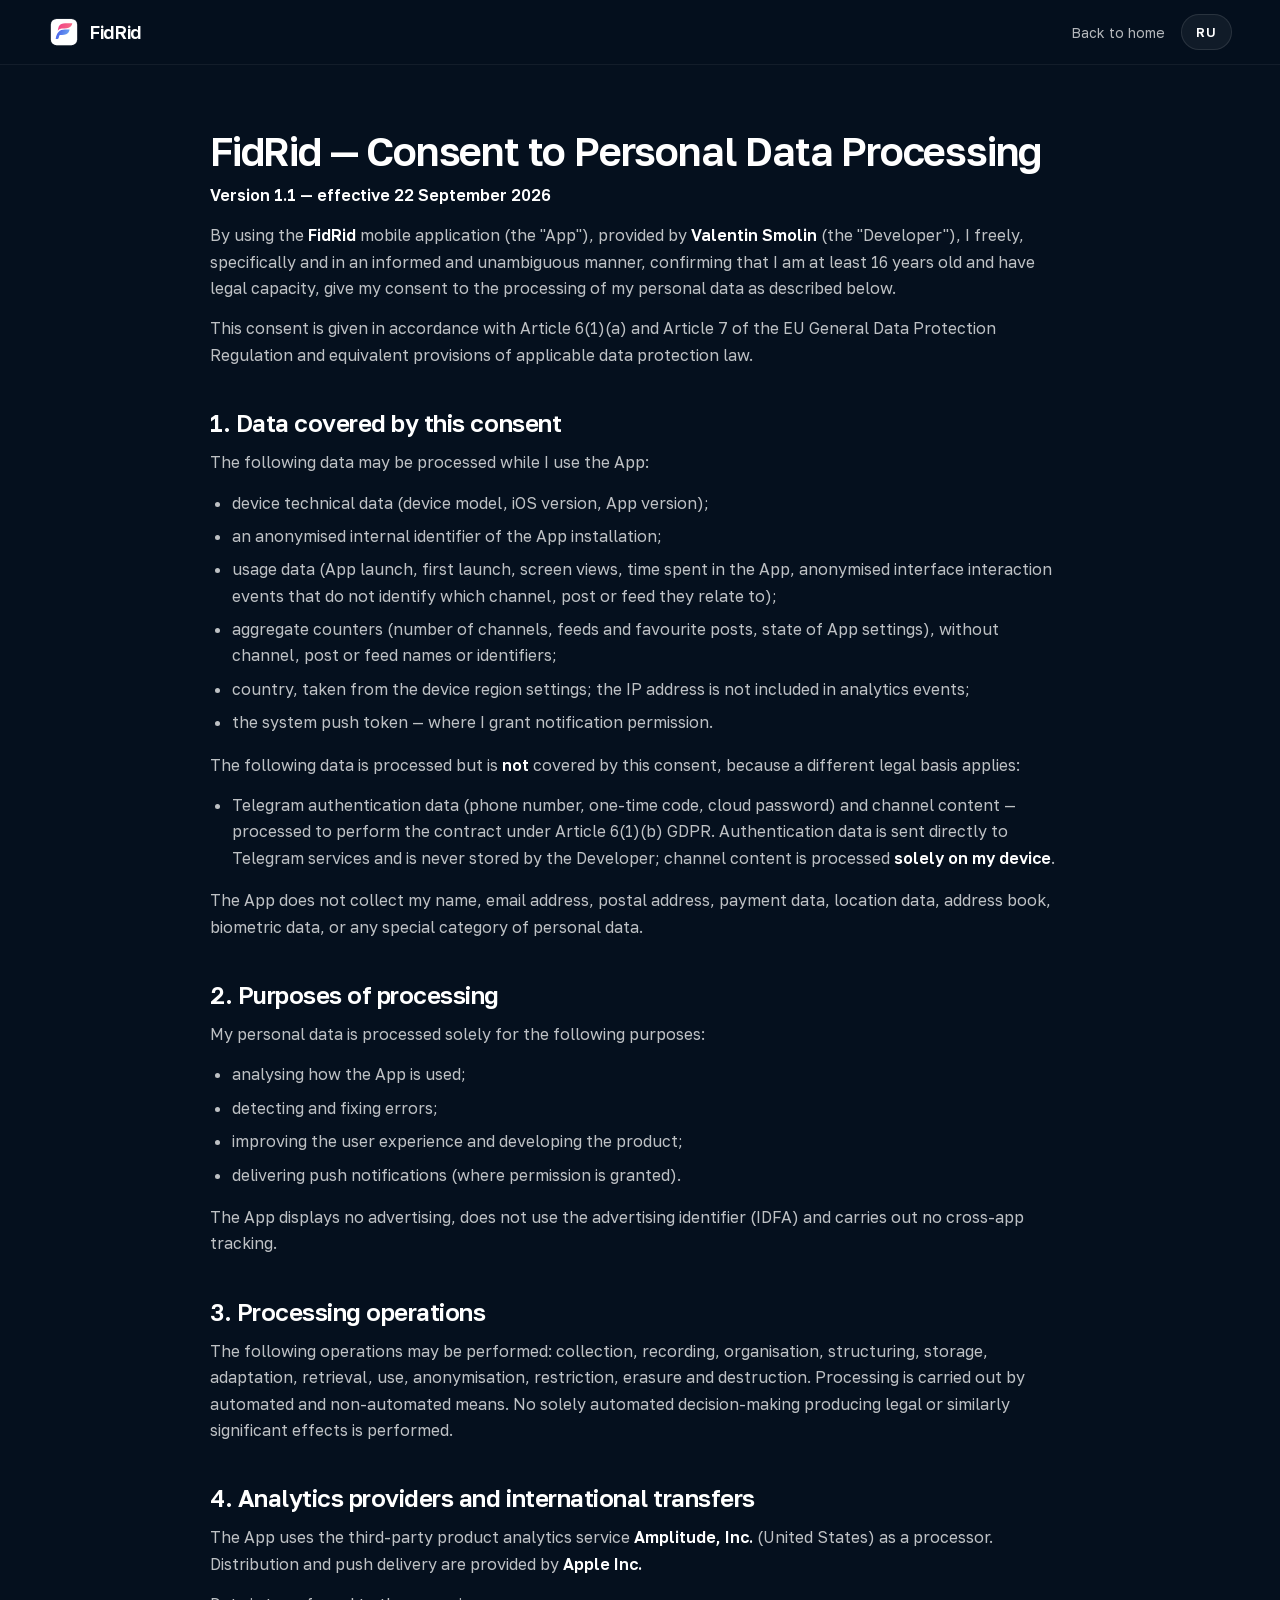
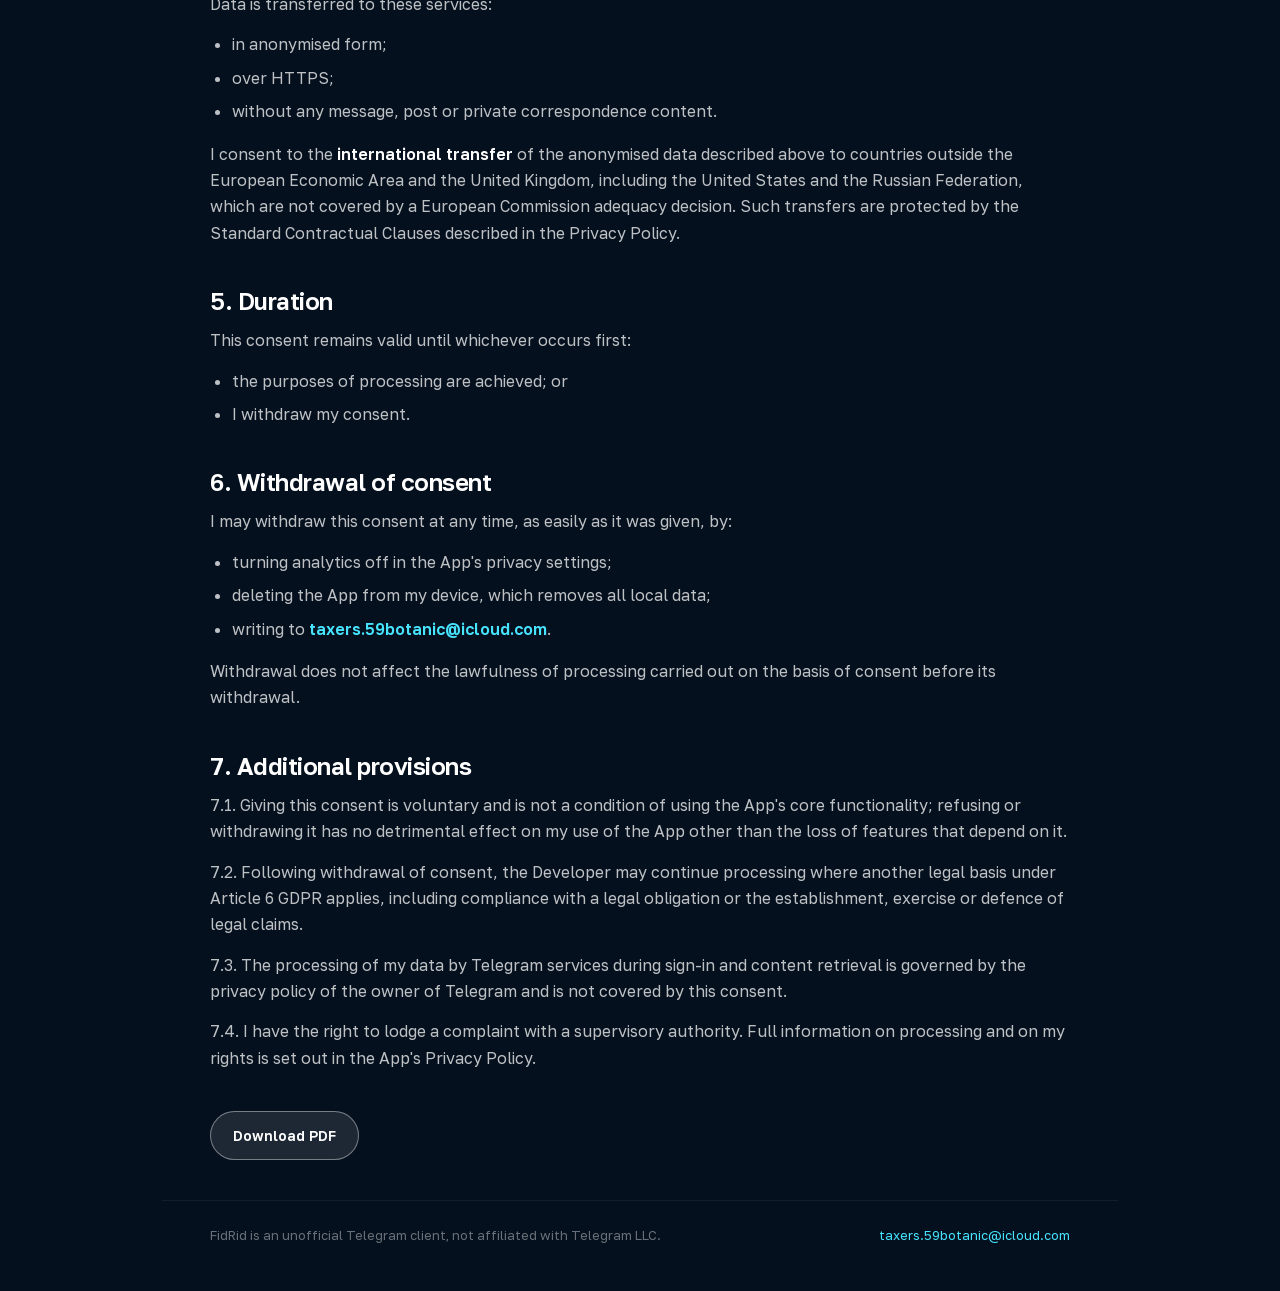
<file: legal/consent/index.html>
<!DOCTYPE html>
<html lang="ru">
<head>
<meta charset="utf-8">
<meta name="viewport" content="width=device-width, initial-scale=1">
<title>Согласие на обработку персональных данных - FidRid</title>
<script>window.__fidridTitles = { ru: "Согласие на обработку персональных данных - FidRid", en: "FidRid — Consent to Personal Data Processing" };</script>
<meta name="description" content="Согласие на обработку персональных данных">
<meta name="theme-color" content="#05101E">
<meta name="robots" content="index, follow">
<link rel="canonical" href="https://svalia.github.io/fidrid-landing/legal/consent/">
<link rel="icon" type="image/svg+xml" href="../../assets/favicon.svg">
<link rel="icon" type="image/png" sizes="32x32" href="../../assets/favicon-32.png">
<link rel="apple-touch-icon" sizes="180x180" href="../../assets/apple-touch-icon.png">

<script>
// Выбор языка до первой отрисовки, ключ общий с лендингом
(function () {
  var saved = null;
  try { saved = localStorage.getItem('fidrid-lang'); } catch (e) {}
  if (saved !== 'ru' && saved !== 'en') saved = null;
  var nav = (navigator.languages && navigator.languages[0]) || navigator.language || 'ru';
  window.__fidridLang = saved || (/^ru/i.test(nav) ? 'ru' : 'en');
  document.documentElement.lang = window.__fidridLang;
})();
</script>

<link rel="stylesheet" href="../../css/golos-embed.css">
<link rel="stylesheet" href="../../css/tokens/colors.css">
<link rel="stylesheet" href="../../css/tokens/typography.css">
<link rel="stylesheet" href="../../css/tokens/layout.css">
<link rel="stylesheet" href="../legal.css">
</head>
<body>

<header>
  <a class="brand" href="../../">
    <img src="../../assets/favicon.svg" alt="" width="32" height="32">
    <span>FidRid</span>
  </a>
  <nav>
    <a class="back" href="../../" data-t="back">На главную</a>
    <button type="button" id="lang-toggle" data-nolang="1">EN</button>
  </nav>
</header>

<main>
  <article data-lang="ru">
<h1>Согласие на обработку персональных данных</h1>
<p><strong>Редакция от 22 сентября 2026 г. Версия 1.1</strong></p>
<p>Я, используя мобильное приложение <strong>FidRid</strong> (далее — «Приложение»), предоставляемое физическим лицом <strong>Смолиным Валентином Владимировичем</strong> (далее — «Оператор»), действуя свободно, своей волей и в своём интересе, подтверждая свою дееспособность и достижение возраста 16 лет, даю согласие Оператору на обработку моих персональных данных в соответствии со статьёй 9 Федерального закона Российской Федерации от 27.07.2006 № 152-ФЗ «О персональных данных».</p>
<h2>1. Персональные данные, на обработку которых даётся согласие</h2>
<p>В рамках использования Приложения могут обрабатываться следующие данные:</p>
<ul>
<li>технические данные устройства (модель устройства, версия iOS, версия Приложения);</li>
<li>обезличенный внутренний идентификатор установки Приложения;</li>
<li>данные об использовании Приложения (факт запуска, первый запуск, открытие экранов, продолжительность использования, обезличенные события взаимодействия с интерфейсом без указания, к какому каналу, публикации или ленте они относятся);</li>
<li>агрегированные счётчики (количество каналов, лент и избранных публикаций, состояние настроек Приложения) без названий и идентификаторов каналов, публикаций и лент;</li>
<li>страна: по региональным настройкам устройства; IP-адрес в события аналитики не включается;</li>
<li>системный push-токен — при предоставлении разрешения на уведомления;</li>
<li>данные авторизации в аккаунте Telegram (номер телефона, одноразовый код подтверждения, облачный пароль при двухфакторной защите) — передаются непосредственно сервисам Telegram и Оператором <strong>не сохраняются</strong>;</li>
<li>содержимое каналов, на которые я подписан, их названия и состав моих лент обрабатываются <strong>исключительно локально на моём устройстве</strong> и Оператору не передаются; в сервис аналитики передаются только агрегированные счётчики, указанные выше.</li>
</ul>
<p>Приложение не собирает имя, фамилию, адрес электронной почты, почтовый адрес, платёжные данные, данные геолокации, адресную книгу, биометрические данные и специальные категории персональных данных.</p>
<h2>2. Цели обработки персональных данных</h2>
<p>Персональные данные обрабатываются исключительно в следующих целях:</p>
<ul>
<li>обеспечение работы и функциональности Приложения, включая авторизацию и формирование ленты каналов;</li>
<li>анализ использования Приложения;</li>
<li>выявление и исправление ошибок;</li>
<li>улучшение пользовательского опыта и развитие продукта;</li>
<li>доставка push-уведомлений (при наличии разрешения).</li>
</ul>
<p>Приложение не показывает рекламу, не использует рекламный идентификатор IDFA и не осуществляет межприложенческого отслеживания.</p>
<h2>3. Действия с персональными данными</h2>
<p>В ходе обработки могут совершаться следующие действия: сбор, запись, систематизация, накопление, хранение, уточнение (обновление, изменение), извлечение, использование, обезличивание, блокирование, удаление, уничтожение.</p>
<p>Обработка осуществляется как с использованием средств автоматизации, так и без их использования.</p>
<h2>4. Аналитика и третьи лица</h2>
<p>Приложение использует сторонний сервис продуктовой аналитики <strong>Amplitude, Inc.</strong> (США). Распространение Приложения и доставка push-уведомлений обеспечиваются <strong>Apple Inc.</strong></p>
<p>Передача данных указанным сервисам осуществляется:</p>
<ul>
<li>в обезличенном виде;</li>
<li>по защищённому протоколу HTTPS;</li>
<li>без передачи содержимого сообщений, публикаций и личной переписки.</li>
</ul>
<p>Настоящим я также даю согласие на <strong>трансграничную передачу</strong> обезличенных данных на территорию иностранных государств, включая США, в объёме, указанном выше.</p>
<h2>5. Срок действия согласия</h2>
<p>Согласие действует до момента:</p>
<ul>
<li>достижения целей обработки персональных данных; либо</li>
<li>отзыва согласия мною —</li>
</ul>
<p>в зависимости от того, что наступит раньше.</p>
<h2>6. Отзыв согласия</h2>
<p>Я вправе отозвать настоящее согласие в любой момент, направив запрос на электронную почту: <strong><a href="mailto:taxers.59botanic@icloud.com">taxers.59botanic@icloud.com</a></strong></p>
<p>Я также вправе прекратить обработку самостоятельно:</p>
<ul>
<li>отключив аналитику в настройках Приложения;</li>
<li>завершив сессию в настройках Приложения или в списке активных сессий Telegram;</li>
<li>удалив Приложение с устройства — это влечёт удаление всех локальных данных.</li>
</ul>
<h2>7. Дополнительные условия</h2>
<p>7.1. В случае отзыва согласия Оператор вправе продолжить обработку данных без согласия субъекта при наличии оснований, предусмотренных частями 2–11 статьи 6, частью 2 статьи 10 и частью 2 статьи 11 Федерального закона № 152-ФЗ.</p>
<p>7.2. Обработка моих данных сервисами Telegram при авторизации и получении содержимого каналов регулируется политикой конфиденциальности правообладателя Telegram и не является предметом настоящего согласия.</p>
<p>7.3. Подробные сведения об обработке персональных данных содержатся в Политике конфиденциальности Приложения.</p>
  </article>
  <article data-lang="en" hidden>
<h1>FidRid — Consent to Personal Data Processing</h1>
<p><strong>Version 1.1 — effective 22 September 2026</strong></p>
<p>By using the <strong>FidRid</strong> mobile application (the &quot;App&quot;), provided by <strong>Valentin Smolin</strong> (the &quot;Developer&quot;), I freely, specifically and in an informed and unambiguous manner, confirming that I am at least 16 years old and have legal capacity, give my consent to the processing of my personal data as described below.</p>
<p>This consent is given in accordance with Article 6(1)(a) and Article 7 of the EU General Data Protection Regulation and equivalent provisions of applicable data protection law.</p>
<h2>1. Data covered by this consent</h2>
<p>The following data may be processed while I use the App:</p>
<ul>
<li>device technical data (device model, iOS version, App version);</li>
<li>an anonymised internal identifier of the App installation;</li>
<li>usage data (App launch, first launch, screen views, time spent in the App, anonymised interface interaction events that do not identify which channel, post or feed they relate to);</li>
<li>aggregate counters (number of channels, feeds and favourite posts, state of App settings), without channel, post or feed names or identifiers;</li>
<li>country, taken from the device region settings; the IP address is not included in analytics events;</li>
<li>the system push token — where I grant notification permission.</li>
</ul>
<p>The following data is processed but is <strong>not</strong> covered by this consent, because a different legal basis applies:</p>
<ul>
<li>Telegram authentication data (phone number, one-time code, cloud password) and channel content — processed to perform the contract under Article 6(1)(b) GDPR. Authentication data is sent directly to Telegram services and is never stored by the Developer; channel content is processed <strong>solely on my device</strong>.</li>
</ul>
<p>The App does not collect my name, email address, postal address, payment data, location data, address book, biometric data, or any special category of personal data.</p>
<h2>2. Purposes of processing</h2>
<p>My personal data is processed solely for the following purposes:</p>
<ul>
<li>analysing how the App is used;</li>
<li>detecting and fixing errors;</li>
<li>improving the user experience and developing the product;</li>
<li>delivering push notifications (where permission is granted).</li>
</ul>
<p>The App displays no advertising, does not use the advertising identifier (IDFA) and carries out no cross-app tracking.</p>
<h2>3. Processing operations</h2>
<p>The following operations may be performed: collection, recording, organisation, structuring, storage, adaptation, retrieval, use, anonymisation, restriction, erasure and destruction. Processing is carried out by automated and non-automated means. No solely automated decision-making producing legal or similarly significant effects is performed.</p>
<h2>4. Analytics providers and international transfers</h2>
<p>The App uses the third-party product analytics service <strong>Amplitude, Inc.</strong> (United States) as a processor. Distribution and push delivery are provided by <strong>Apple Inc.</strong></p>
<p>Data is transferred to these services:</p>
<ul>
<li>in anonymised form;</li>
<li>over HTTPS;</li>
<li>without any message, post or private correspondence content.</li>
</ul>
<p>I consent to the <strong>international transfer</strong> of the anonymised data described above to countries outside the European Economic Area and the United Kingdom, including the United States and the Russian Federation, which are not covered by a European Commission adequacy decision. Such transfers are protected by the Standard Contractual Clauses described in the Privacy Policy.</p>
<h2>5. Duration</h2>
<p>This consent remains valid until whichever occurs first:</p>
<ul>
<li>the purposes of processing are achieved; or</li>
<li>I withdraw my consent.</li>
</ul>
<h2>6. Withdrawal of consent</h2>
<p>I may withdraw this consent at any time, as easily as it was given, by:</p>
<ul>
<li>turning analytics off in the App&#x27;s privacy settings;</li>
<li>deleting the App from my device, which removes all local data;</li>
<li>writing to <strong><a href="mailto:taxers.59botanic@icloud.com">taxers.59botanic@icloud.com</a></strong>.</li>
</ul>
<p>Withdrawal does not affect the lawfulness of processing carried out on the basis of consent before its withdrawal.</p>
<h2>7. Additional provisions</h2>
<p>7.1. Giving this consent is voluntary and is not a condition of using the App&#x27;s core functionality; refusing or withdrawing it has no detrimental effect on my use of the App other than the loss of features that depend on it.</p>
<p>7.2. Following withdrawal of consent, the Developer may continue processing where another legal basis under Article 6 GDPR applies, including compliance with a legal obligation or the establishment, exercise or defence of legal claims.</p>
<p>7.3. The processing of my data by Telegram services during sign-in and content retrieval is governed by the privacy policy of the owner of Telegram and is not covered by this consent.</p>
<p>7.4. I have the right to lodge a complaint with a supervisory authority. Full information on processing and on my rights is set out in the App&#x27;s Privacy Policy.</p>
  </article>

  <p class="download">
    <a id="pdf-link" href="../Consent_to_Personal_Data_Processing_Ru.pdf" target="_blank" rel="noopener" data-t="pdf">
      Скачать PDF
    </a>
  </p>
</main>

<footer>
  <span data-t="disclaimer">FidRid — неофициальный клиент Telegram, не связанный с Telegram LLC.</span>
  <a href="mailto:taxers.59botanic@icloud.com">taxers.59botanic@icloud.com</a>
</footer>

<script src="../legal.js"></script>
</body>
</html>
</file>
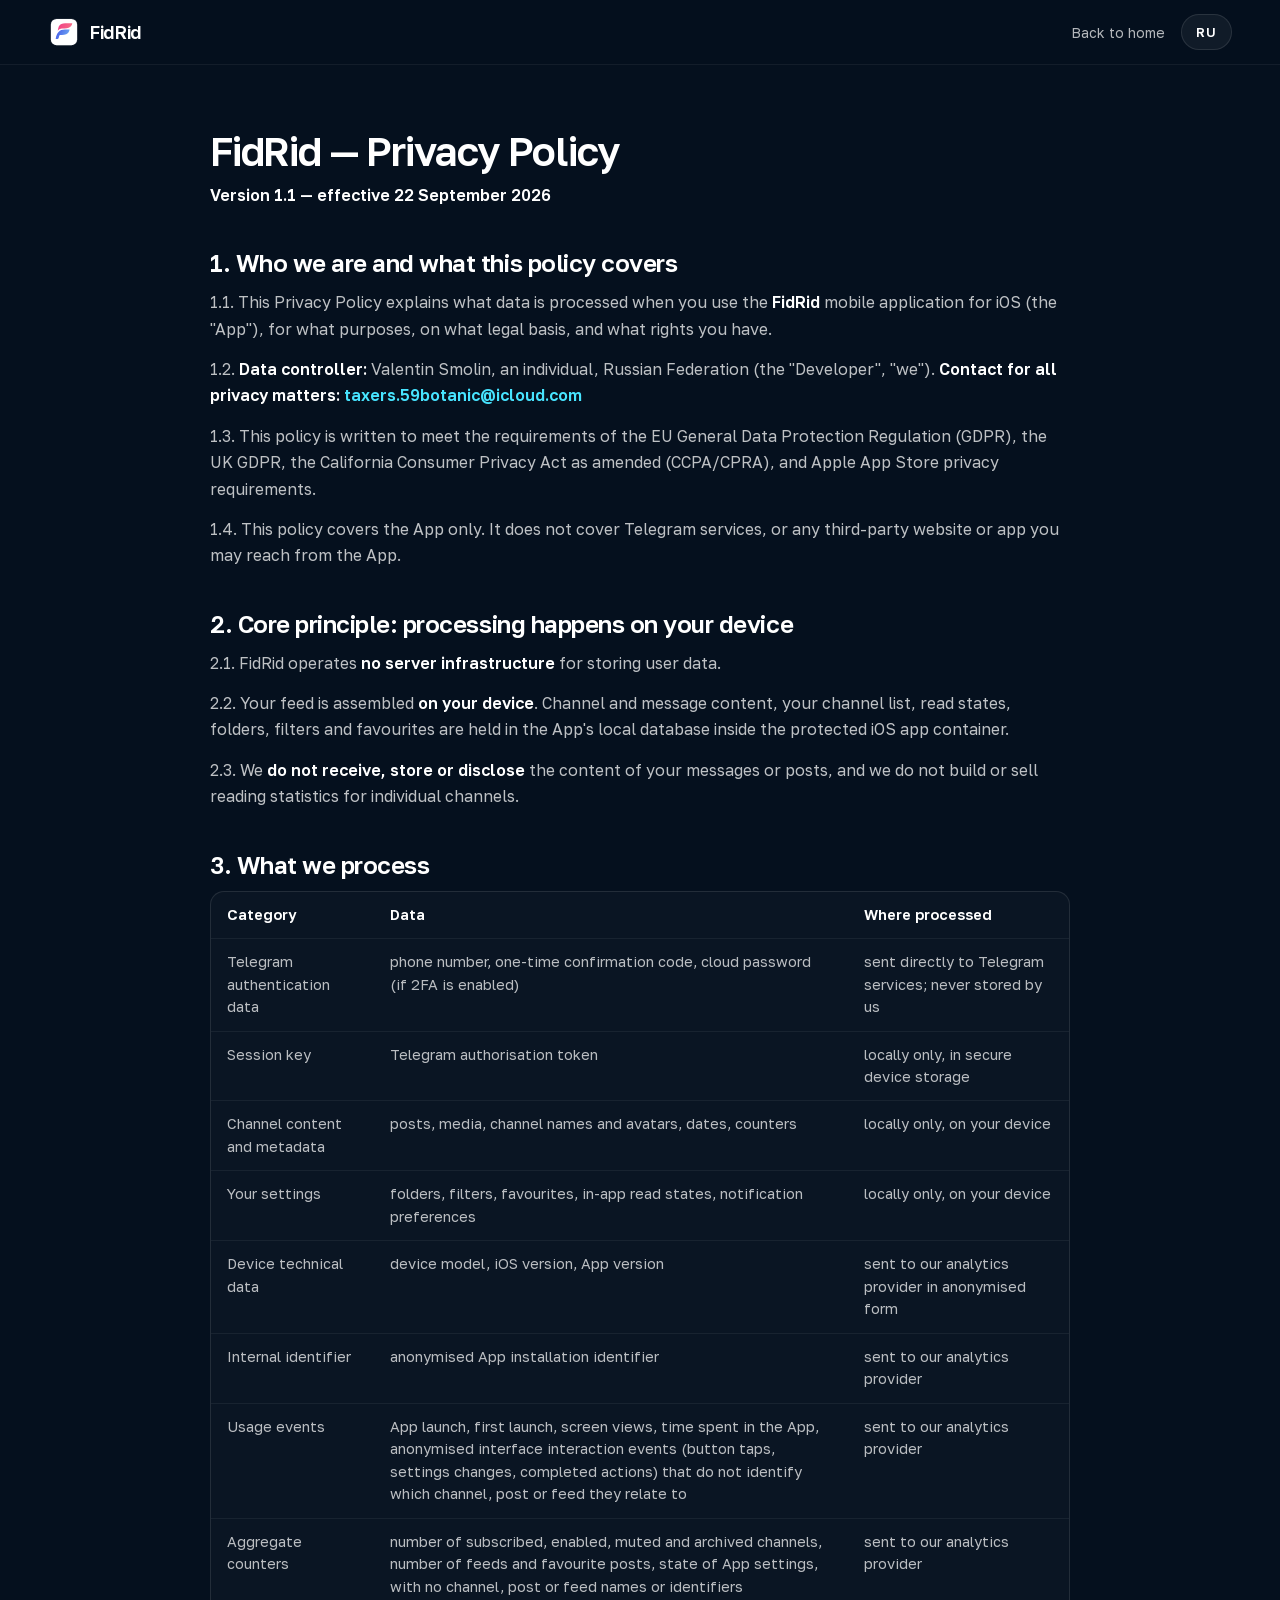
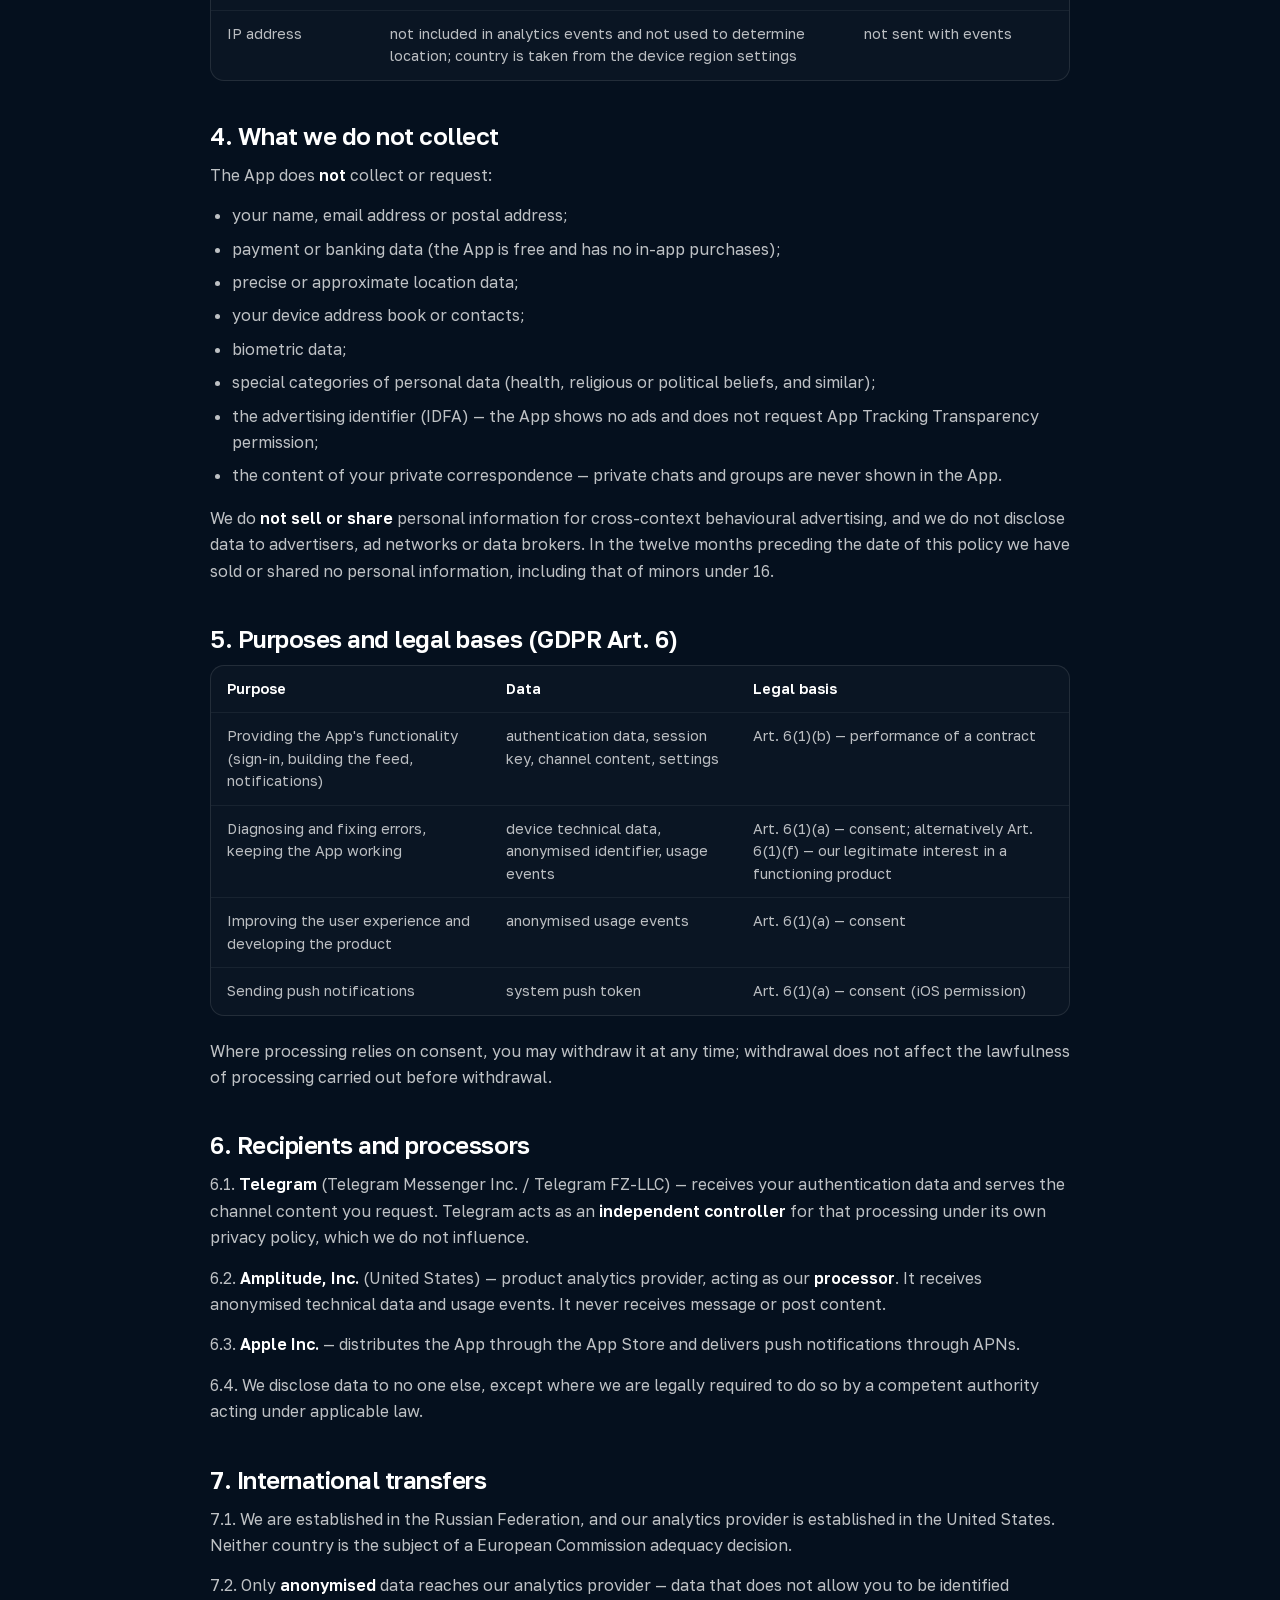
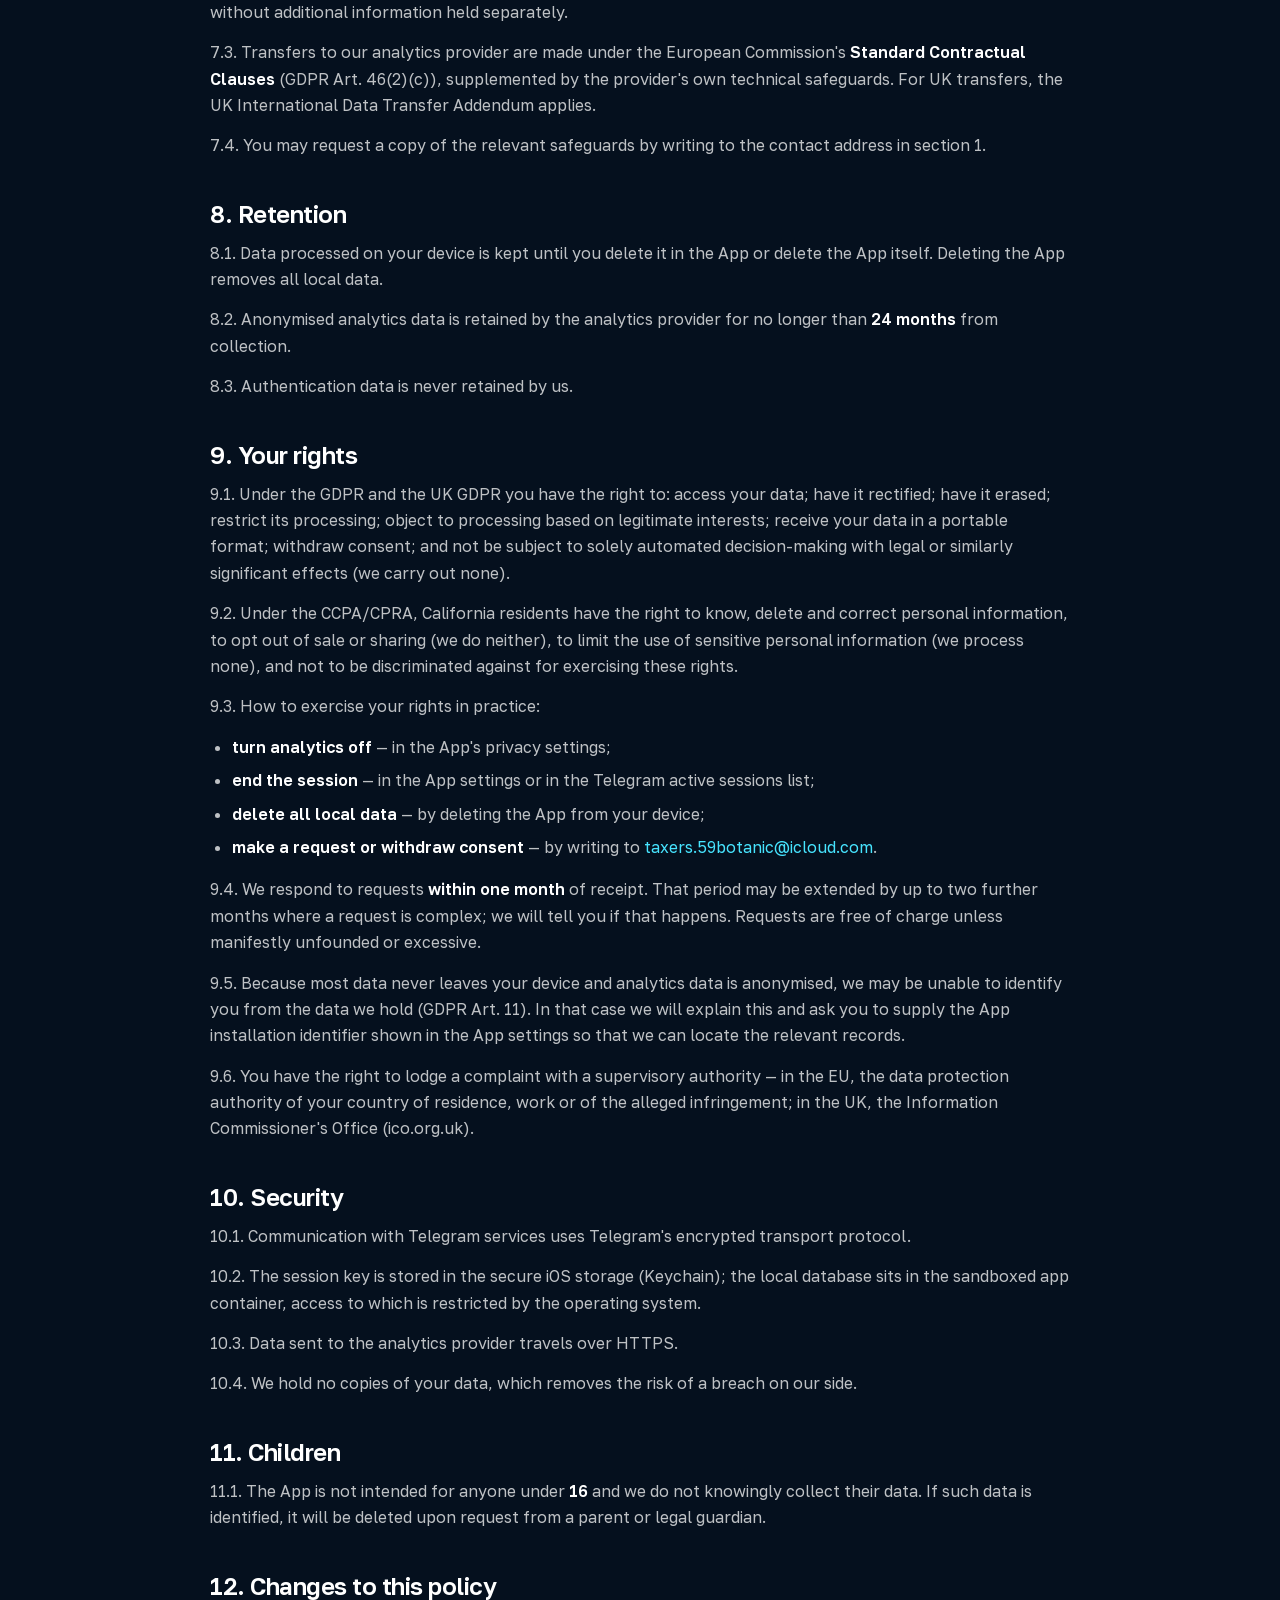
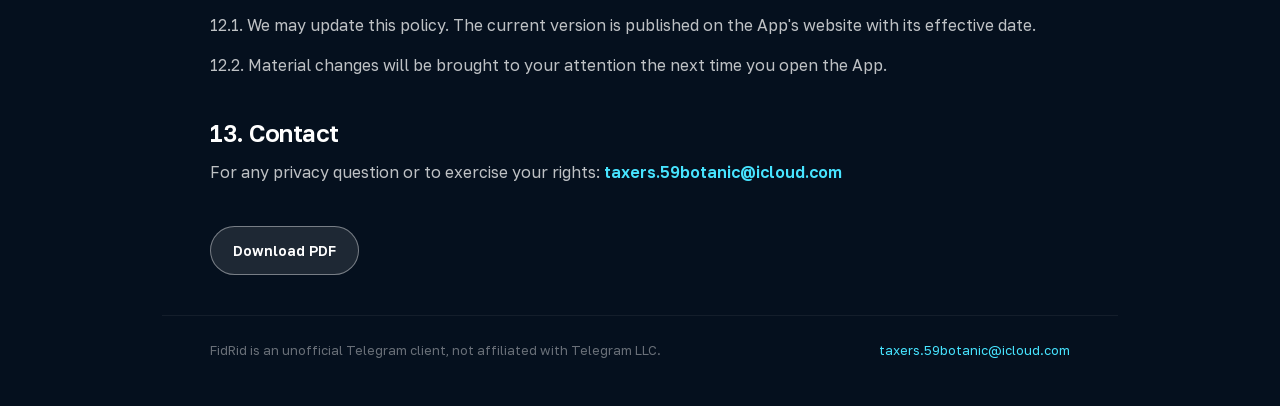
<file: legal/privacy/index.html>
<!DOCTYPE html>
<html lang="ru">
<head>
<meta charset="utf-8">
<meta name="viewport" content="width=device-width, initial-scale=1">
<title>Политика конфиденциальности приложения FidRid</title>
<script>window.__fidridTitles = { ru: "Политика конфиденциальности приложения FidRid", en: "FidRid — Privacy Policy" };</script>
<meta name="description" content="Политика конфиденциальности приложения FidRid">
<meta name="theme-color" content="#05101E">
<meta name="robots" content="index, follow">
<link rel="canonical" href="https://svalia.github.io/fidrid-landing/legal/privacy/">
<link rel="icon" type="image/svg+xml" href="../../assets/favicon.svg">
<link rel="icon" type="image/png" sizes="32x32" href="../../assets/favicon-32.png">
<link rel="apple-touch-icon" sizes="180x180" href="../../assets/apple-touch-icon.png">

<script>
// Выбор языка до первой отрисовки, ключ общий с лендингом
(function () {
  var saved = null;
  try { saved = localStorage.getItem('fidrid-lang'); } catch (e) {}
  if (saved !== 'ru' && saved !== 'en') saved = null;
  var nav = (navigator.languages && navigator.languages[0]) || navigator.language || 'ru';
  window.__fidridLang = saved || (/^ru/i.test(nav) ? 'ru' : 'en');
  document.documentElement.lang = window.__fidridLang;
})();
</script>

<link rel="stylesheet" href="../../css/golos-embed.css">
<link rel="stylesheet" href="../../css/tokens/colors.css">
<link rel="stylesheet" href="../../css/tokens/typography.css">
<link rel="stylesheet" href="../../css/tokens/layout.css">
<link rel="stylesheet" href="../legal.css">
</head>
<body>

<header>
  <a class="brand" href="../../">
    <img src="../../assets/favicon.svg" alt="" width="32" height="32">
    <span>FidRid</span>
  </a>
  <nav>
    <a class="back" href="../../" data-t="back">На главную</a>
    <button type="button" id="lang-toggle" data-nolang="1">EN</button>
  </nav>
</header>

<main>
  <article data-lang="ru">
<h1>Политика конфиденциальности приложения FidRid</h1>
<p><strong>Редакция от 22 сентября 2026 г. Версия 1.1</strong></p>
<h2>1. Общие положения</h2>
<p>1.1. Настоящая Политика конфиденциальности (далее — «Политика») описывает, какие данные обрабатываются при использовании мобильного приложения <strong>FidRid</strong> для iOS (далее — «Приложение»), с какими целями, на каком правовом основании и какие права есть у пользователя.</p>
<p>1.2. Оператор персональных данных: <strong>Смолин Валентин Владимирович</strong>, физическое лицо, Российская Федерация (далее — «Оператор»). Контакт по вопросам обработки персональных данных: <strong><a href="mailto:taxers.59botanic@icloud.com">taxers.59botanic@icloud.com</a></strong></p>
<p>1.3. Политика разработана в соответствии с Федеральным законом от 27.07.2006 № 152-ФЗ «О персональных данных».</p>
<p>1.4. Политика распространяется на Приложение и не распространяется на сервисы Telegram, сайты и приложения третьих лиц, доступ к которым может быть получен из Приложения.</p>
<h2>2. Ключевой принцип: обработка на устройстве</h2>
<p>2.1. FidRid не имеет собственной серверной инфраструктуры для хранения пользовательских данных.</p>
<p>2.2. Лента формируется <strong>непосредственно на устройстве Пользователя</strong>. Содержимое каналов и сообщений, список каналов, статусы прочтения, папки, фильтры и избранное хранятся в локальной базе данных Приложения в защищённом контейнере iOS.</p>
<p>2.3. Оператор <strong>не получает, не хранит и не передаёт третьим лицам</strong> содержимое сообщений и публикаций Пользователя, не формирует и не продаёт статистику чтения конкретных каналов.</p>
<h2>3. Состав обрабатываемых данных</h2>
<div class="table-scroll"><table>
<thead><tr>
<th>Категория</th>
<th>Состав</th>
<th>Где обрабатывается</th>
</tr></thead><tbody>
<tr><td>Данные авторизации Telegram</td><td>номер телефона, одноразовый код подтверждения, облачный пароль (при двухфакторной защите)</td><td>передаются напрямую сервисам Telegram; Оператором не сохраняются</td></tr>
<tr><td>Ключ сессии</td><td>токен авторизации Telegram</td><td>только локально, в защищённом хранилище устройства</td></tr>
<tr><td>Содержимое и метаданные каналов</td><td>публикации, медиафайлы, названия и аватары каналов, даты, счётчики</td><td>только локально, на устройстве</td></tr>
<tr><td>Пользовательские настройки</td><td>папки, фильтры, избранное, внутренние статусы прочтения, настройки уведомлений</td><td>только локально, на устройстве</td></tr>
<tr><td>Технические данные устройства</td><td>модель устройства, версия iOS, версия Приложения</td><td>передаются в сервис аналитики в обезличенном виде</td></tr>
<tr><td>Внутренний идентификатор</td><td>обезличенный идентификатор установки Приложения</td><td>передаётся в сервис аналитики</td></tr>
<tr><td>События использования</td><td>факт запуска Приложения, первый запуск, открытие экранов, продолжительность использования, обезличенные события взаимодействия с интерфейсом (нажатия кнопок, переключение настроек, завершение операций) без указания, к какому каналу, публикации или ленте они относятся</td><td>передаются в сервис аналитики</td></tr>
<tr><td>Агрегированные счётчики</td><td>количество каналов в подписке, включённых, заглушённых и архивированных каналов, количество лент и избранных публикаций, состояние настроек Приложения, без названий и идентификаторов каналов, публикаций и лент</td><td>передаются в сервис аналитики</td></tr>
<tr><td>IP-адрес</td><td>не включается в события аналитики и не используется для определения местоположения; страна определяется по региональным настройкам устройства</td><td>не передаётся в составе событий</td></tr>
</tbody></table></div>
<h2>4. Какие данные не обрабатываются</h2>
<p>Приложение <strong>не собирает и не запрашивает</strong>:</p>
<ul>
<li>имя, фамилию, адрес электронной почты, почтовый адрес;</li>
<li>платёжные и банковские данные (Приложение бесплатное, встроенных покупок нет);</li>
<li>данные геолокации;</li>
<li>адресную книгу и списки контактов устройства;</li>
<li>биометрические данные;</li>
<li>специальные категории персональных данных (о состоянии здоровья, религиозных или политических убеждениях и т. п.);</li>
<li>рекламный идентификатор IDFA — Приложение не показывает рекламу и не запрашивает разрешение на межприложенческое отслеживание (ATT);</li>
<li>содержимое личной переписки Пользователя — личные чаты и группы в Приложение не выводятся.</li>
</ul>
<p>Данные Пользователя <strong>не продаются</strong>, не передаются рекламодателям, рекламным сетям и брокерам данных.</p>
<h2>5. Цели обработки и правовые основания</h2>
<div class="table-scroll"><table>
<thead><tr>
<th>Цель</th>
<th>Данные</th>
<th>Правовое основание</th>
</tr></thead><tbody>
<tr><td>Предоставление функциональности Приложения (авторизация, формирование ленты, уведомления)</td><td>данные авторизации, ключ сессии, содержимое каналов, настройки</td><td>п. 5 ч. 1 ст. 6 152-ФЗ — исполнение договора, стороной которого является субъект</td></tr>
<tr><td>Анализ работоспособности Приложения, выявление и исправление ошибок</td><td>технические данные, обезличенный идентификатор, события использования</td><td>п. 1 ч. 1 ст. 6 152-ФЗ — согласие субъекта</td></tr>
<tr><td>Улучшение пользовательского опыта, развитие продукта</td><td>обезличенные события использования</td><td>п. 1 ч. 1 ст. 6 152-ФЗ — согласие субъекта</td></tr>
<tr><td>Отправка push-уведомлений</td><td>системный push-токен</td><td>п. 1 ч. 1 ст. 6 152-ФЗ — согласие субъекта (разрешение iOS)</td></tr>
</tbody></table></div>
<p>Согласие на обработку даётся Пользователем при первом запуске Приложения и может быть отозвано в любой момент (раздел 10).</p>
<h2>6. Действия с персональными данными</h2>
<p>В ходе обработки совершаются: сбор, запись, систематизация, накопление, хранение, уточнение (обновление, изменение), извлечение, использование, обезличивание, блокирование, удаление, уничтожение. Обработка осуществляется как автоматизированным, так и неавтоматизированным способом.</p>
<h2>7. Передача третьим лицам</h2>
<p>7.1. <strong>Telegram</strong> (правообладатель мессенджера) — при авторизации и получении содержимого каналов данные передаются сервисам Telegram. Их обработка регулируется политикой конфиденциальности Telegram, на которую Оператор не влияет.</p>
<p>7.2. <strong>Amplitude, Inc.</strong> (США) — сервис продуктовой аналитики. Передаются обезличенные технические данные и события использования. Содержимое сообщений и публикаций в аналитику не передаётся.</p>
<p>7.3. <strong>Apple Inc.</strong> — распространение Приложения через App Store и доставка push-уведомлений через сервис APNs.</p>
<p>7.4. Иным лицам данные не передаются, за исключением случаев, прямо предусмотренных законодательством Российской Федерации (по запросу уполномоченных государственных органов в установленном законом порядке).</p>
<h2>8. Трансграничная передача данных</h2>
<p>8.1. Сервисы, указанные в пп. 7.2–7.3, расположены за пределами Российской Федерации, в том числе на территории США.</p>
<p>8.2. В указанные сервисы передаются <strong>только обезличенные данные</strong>, не позволяющие определить конкретного субъекта персональных данных без использования дополнительной информации.</p>
<p>8.3. Согласие на трансграничную передачу даётся Пользователем в документе «Согласие на обработку персональных данных».</p>
<h2>9. Хранение и сроки</h2>
<p>9.1. Данные, обрабатываемые на устройстве, хранятся до удаления Приложения либо до их удаления Пользователем в настройках Приложения. Удаление Приложения влечёт удаление всех локальных данных.</p>
<p>9.2. Обезличенные аналитические данные хранятся в сервисе аналитики не более <strong>24 месяцев</strong> с момента их получения.</p>
<p>9.3. Данные авторизации Оператором не хранятся.</p>
<p>9.4. Локальная база данных Приложения размещается на устройстве Пользователя. Оператор не ведёт баз данных персональных данных граждан Российской Федерации за пределами территории Российской Федерации.</p>
<h2>10. Права Пользователя</h2>
<p>10.1. В соответствии со статьёй 14 Федерального закона № 152-ФЗ Пользователь вправе:</p>
<ul>
<li>получать сведения об обработке своих персональных данных;</li>
<li>требовать уточнения, блокирования или уничтожения данных, если они неполны, устарели, неточны или получены незаконно;</li>
<li>отозвать согласие на обработку;</li>
<li>обжаловать действия Оператора в Роскомнадзор или в судебном порядке.</li>
</ul>
<p>10.2. Практические способы реализации прав:</p>
<ul>
<li><strong>отключить аналитику</strong> — в настройках Приложения (раздел конфиденциальности);</li>
<li><strong>завершить сессию</strong> — в настройках Приложения либо в списке активных сессий Telegram;</li>
<li><strong>удалить все локальные данные</strong> — удалив Приложение с устройства;</li>
<li><strong>направить запрос или отозвать согласие</strong> — письмом на <a href="mailto:taxers.59botanic@icloud.com">taxers.59botanic@icloud.com</a>.</li>
</ul>
<p>10.3. Срок ответа на запрос — <strong>10 рабочих дней</strong> с момента получения, с возможностью продления не более чем на 5 рабочих дней с уведомлением Пользователя. Уничтожение данных по обоснованному требованию производится в срок, не превышающий 30 календарных дней.</p>
<h2>11. Безопасность</h2>
<p>11.1. Взаимодействие с сервисами Telegram осуществляется по защищённому протоколу шифрования.</p>
<p>11.2. Ключ сессии хранится в защищённом хранилище iOS (Keychain), локальная база данных размещается в изолированном контейнере приложения, доступ к которому ограничен средствами операционной системы.</p>
<p>11.3. Передача данных в сервис аналитики осуществляется по протоколу HTTPS.</p>
<p>11.4. Оператор не располагает копиями пользовательских данных, что исключает их утечку на стороне Оператора.</p>
<h2>12. Дети</h2>
<p>12.1. Приложение не предназначено для лиц младше 16 лет и не осуществляет осознанного сбора их данных. При обнаружении таких данных они подлежат удалению по обращению законного представителя.</p>
<h2>13. Изменение Политики</h2>
<p>13.1. Оператор вправе вносить изменения в Политику. Актуальная редакция публикуется на сайте Приложения с указанием даты.</p>
<p>13.2. Существенные изменения доводятся до Пользователя при очередном запуске Приложения.</p>
<h2>14. Контакты</h2>
<p>По любым вопросам обработки персональных данных и реализации прав субъекта: <strong><a href="mailto:taxers.59botanic@icloud.com">taxers.59botanic@icloud.com</a></strong></p>
  </article>
  <article data-lang="en" hidden>
<h1>FidRid — Privacy Policy</h1>
<p><strong>Version 1.1 — effective 22 September 2026</strong></p>
<h2>1. Who we are and what this policy covers</h2>
<p>1.1. This Privacy Policy explains what data is processed when you use the <strong>FidRid</strong> mobile application for iOS (the &quot;App&quot;), for what purposes, on what legal basis, and what rights you have.</p>
<p>1.2. <strong>Data controller:</strong> Valentin Smolin, an individual, Russian Federation (the &quot;Developer&quot;, &quot;we&quot;). <strong>Contact for all privacy matters:</strong> <strong><a href="mailto:taxers.59botanic@icloud.com">taxers.59botanic@icloud.com</a></strong></p>
<p>1.3. This policy is written to meet the requirements of the EU General Data Protection Regulation (GDPR), the UK GDPR, the California Consumer Privacy Act as amended (CCPA/CPRA), and Apple App Store privacy requirements.</p>
<p>1.4. This policy covers the App only. It does not cover Telegram services, or any third-party website or app you may reach from the App.</p>
<h2>2. Core principle: processing happens on your device</h2>
<p>2.1. FidRid operates <strong>no server infrastructure</strong> for storing user data.</p>
<p>2.2. Your feed is assembled <strong>on your device</strong>. Channel and message content, your channel list, read states, folders, filters and favourites are held in the App&#x27;s local database inside the protected iOS app container.</p>
<p>2.3. We <strong>do not receive, store or disclose</strong> the content of your messages or posts, and we do not build or sell reading statistics for individual channels.</p>
<h2>3. What we process</h2>
<div class="table-scroll"><table>
<thead><tr>
<th>Category</th>
<th>Data</th>
<th>Where processed</th>
</tr></thead><tbody>
<tr><td>Telegram authentication data</td><td>phone number, one-time confirmation code, cloud password (if 2FA is enabled)</td><td>sent directly to Telegram services; never stored by us</td></tr>
<tr><td>Session key</td><td>Telegram authorisation token</td><td>locally only, in secure device storage</td></tr>
<tr><td>Channel content and metadata</td><td>posts, media, channel names and avatars, dates, counters</td><td>locally only, on your device</td></tr>
<tr><td>Your settings</td><td>folders, filters, favourites, in-app read states, notification preferences</td><td>locally only, on your device</td></tr>
<tr><td>Device technical data</td><td>device model, iOS version, App version</td><td>sent to our analytics provider in anonymised form</td></tr>
<tr><td>Internal identifier</td><td>anonymised App installation identifier</td><td>sent to our analytics provider</td></tr>
<tr><td>Usage events</td><td>App launch, first launch, screen views, time spent in the App, anonymised interface interaction events (button taps, settings changes, completed actions) that do not identify which channel, post or feed they relate to</td><td>sent to our analytics provider</td></tr>
<tr><td>Aggregate counters</td><td>number of subscribed, enabled, muted and archived channels, number of feeds and favourite posts, state of App settings, with no channel, post or feed names or identifiers</td><td>sent to our analytics provider</td></tr>
<tr><td>IP address</td><td>not included in analytics events and not used to determine location; country is taken from the device region settings</td><td>not sent with events</td></tr>
</tbody></table></div>
<h2>4. What we do not collect</h2>
<p>The App does <strong>not</strong> collect or request:</p>
<ul>
<li>your name, email address or postal address;</li>
<li>payment or banking data (the App is free and has no in-app purchases);</li>
<li>precise or approximate location data;</li>
<li>your device address book or contacts;</li>
<li>biometric data;</li>
<li>special categories of personal data (health, religious or political beliefs, and similar);</li>
<li>the advertising identifier (IDFA) — the App shows no ads and does not request App Tracking Transparency permission;</li>
<li>the content of your private correspondence — private chats and groups are never shown in the App.</li>
</ul>
<p>We do <strong>not sell or share</strong> personal information for cross-context behavioural advertising, and we do not disclose data to advertisers, ad networks or data brokers. In the twelve months preceding the date of this policy we have sold or shared no personal information, including that of minors under 16.</p>
<h2>5. Purposes and legal bases (GDPR Art. 6)</h2>
<div class="table-scroll"><table>
<thead><tr>
<th>Purpose</th>
<th>Data</th>
<th>Legal basis</th>
</tr></thead><tbody>
<tr><td>Providing the App&#x27;s functionality (sign-in, building the feed, notifications)</td><td>authentication data, session key, channel content, settings</td><td>Art. 6(1)(b) — performance of a contract</td></tr>
<tr><td>Diagnosing and fixing errors, keeping the App working</td><td>device technical data, anonymised identifier, usage events</td><td>Art. 6(1)(a) — consent; alternatively Art. 6(1)(f) — our legitimate interest in a functioning product</td></tr>
<tr><td>Improving the user experience and developing the product</td><td>anonymised usage events</td><td>Art. 6(1)(a) — consent</td></tr>
<tr><td>Sending push notifications</td><td>system push token</td><td>Art. 6(1)(a) — consent (iOS permission)</td></tr>
</tbody></table></div>
<p>Where processing relies on consent, you may withdraw it at any time; withdrawal does not affect the lawfulness of processing carried out before withdrawal.</p>
<h2>6. Recipients and processors</h2>
<p>6.1. <strong>Telegram</strong> (Telegram Messenger Inc. / Telegram FZ-LLC) — receives your authentication data and serves the channel content you request. Telegram acts as an <strong>independent controller</strong> for that processing under its own privacy policy, which we do not influence.</p>
<p>6.2. <strong>Amplitude, Inc.</strong> (United States) — product analytics provider, acting as our <strong>processor</strong>. It receives anonymised technical data and usage events. It never receives message or post content.</p>
<p>6.3. <strong>Apple Inc.</strong> — distributes the App through the App Store and delivers push notifications through APNs.</p>
<p>6.4. We disclose data to no one else, except where we are legally required to do so by a competent authority acting under applicable law.</p>
<h2>7. International transfers</h2>
<p>7.1. We are established in the Russian Federation, and our analytics provider is established in the United States. Neither country is the subject of a European Commission adequacy decision.</p>
<p>7.2. Only <strong>anonymised</strong> data reaches our analytics provider — data that does not allow you to be identified without additional information held separately.</p>
<p>7.3. Transfers to our analytics provider are made under the European Commission&#x27;s <strong>Standard Contractual Clauses</strong> (GDPR Art. 46(2)(c)), supplemented by the provider&#x27;s own technical safeguards. For UK transfers, the UK International Data Transfer Addendum applies.</p>
<p>7.4. You may request a copy of the relevant safeguards by writing to the contact address in section 1.</p>
<h2>8. Retention</h2>
<p>8.1. Data processed on your device is kept until you delete it in the App or delete the App itself. Deleting the App removes all local data.</p>
<p>8.2. Anonymised analytics data is retained by the analytics provider for no longer than <strong>24 months</strong> from collection.</p>
<p>8.3. Authentication data is never retained by us.</p>
<h2>9. Your rights</h2>
<p>9.1. Under the GDPR and the UK GDPR you have the right to: access your data; have it rectified; have it erased; restrict its processing; object to processing based on legitimate interests; receive your data in a portable format; withdraw consent; and not be subject to solely automated decision-making with legal or similarly significant effects (we carry out none).</p>
<p>9.2. Under the CCPA/CPRA, California residents have the right to know, delete and correct personal information, to opt out of sale or sharing (we do neither), to limit the use of sensitive personal information (we process none), and not to be discriminated against for exercising these rights.</p>
<p>9.3. How to exercise your rights in practice:</p>
<ul>
<li><strong>turn analytics off</strong> — in the App&#x27;s privacy settings;</li>
<li><strong>end the session</strong> — in the App settings or in the Telegram active sessions list;</li>
<li><strong>delete all local data</strong> — by deleting the App from your device;</li>
<li><strong>make a request or withdraw consent</strong> — by writing to <a href="mailto:taxers.59botanic@icloud.com">taxers.59botanic@icloud.com</a>.</li>
</ul>
<p>9.4. We respond to requests <strong>within one month</strong> of receipt. That period may be extended by up to two further months where a request is complex; we will tell you if that happens. Requests are free of charge unless manifestly unfounded or excessive.</p>
<p>9.5. Because most data never leaves your device and analytics data is anonymised, we may be unable to identify you from the data we hold (GDPR Art. 11). In that case we will explain this and ask you to supply the App installation identifier shown in the App settings so that we can locate the relevant records.</p>
<p>9.6. You have the right to lodge a complaint with a supervisory authority — in the EU, the data protection authority of your country of residence, work or of the alleged infringement; in the UK, the Information Commissioner&#x27;s Office (ico.org.uk).</p>
<h2>10. Security</h2>
<p>10.1. Communication with Telegram services uses Telegram&#x27;s encrypted transport protocol.</p>
<p>10.2. The session key is stored in the secure iOS storage (Keychain); the local database sits in the sandboxed app container, access to which is restricted by the operating system.</p>
<p>10.3. Data sent to the analytics provider travels over HTTPS.</p>
<p>10.4. We hold no copies of your data, which removes the risk of a breach on our side.</p>
<h2>11. Children</h2>
<p>11.1. The App is not intended for anyone under <strong>16</strong> and we do not knowingly collect their data. If such data is identified, it will be deleted upon request from a parent or legal guardian.</p>
<h2>12. Changes to this policy</h2>
<p>12.1. We may update this policy. The current version is published on the App&#x27;s website with its effective date.</p>
<p>12.2. Material changes will be brought to your attention the next time you open the App.</p>
<h2>13. Contact</h2>
<p>For any privacy question or to exercise your rights: <strong><a href="mailto:taxers.59botanic@icloud.com">taxers.59botanic@icloud.com</a></strong></p>
  </article>

  <p class="download">
    <a id="pdf-link" href="../Privacy_Policy_Ru.pdf" target="_blank" rel="noopener" data-t="pdf">
      Скачать PDF
    </a>
  </p>
</main>

<footer>
  <span data-t="disclaimer">FidRid — неофициальный клиент Telegram, не связанный с Telegram LLC.</span>
  <a href="mailto:taxers.59botanic@icloud.com">taxers.59botanic@icloud.com</a>
</footer>

<script src="../legal.js"></script>
</body>
</html>
</file>
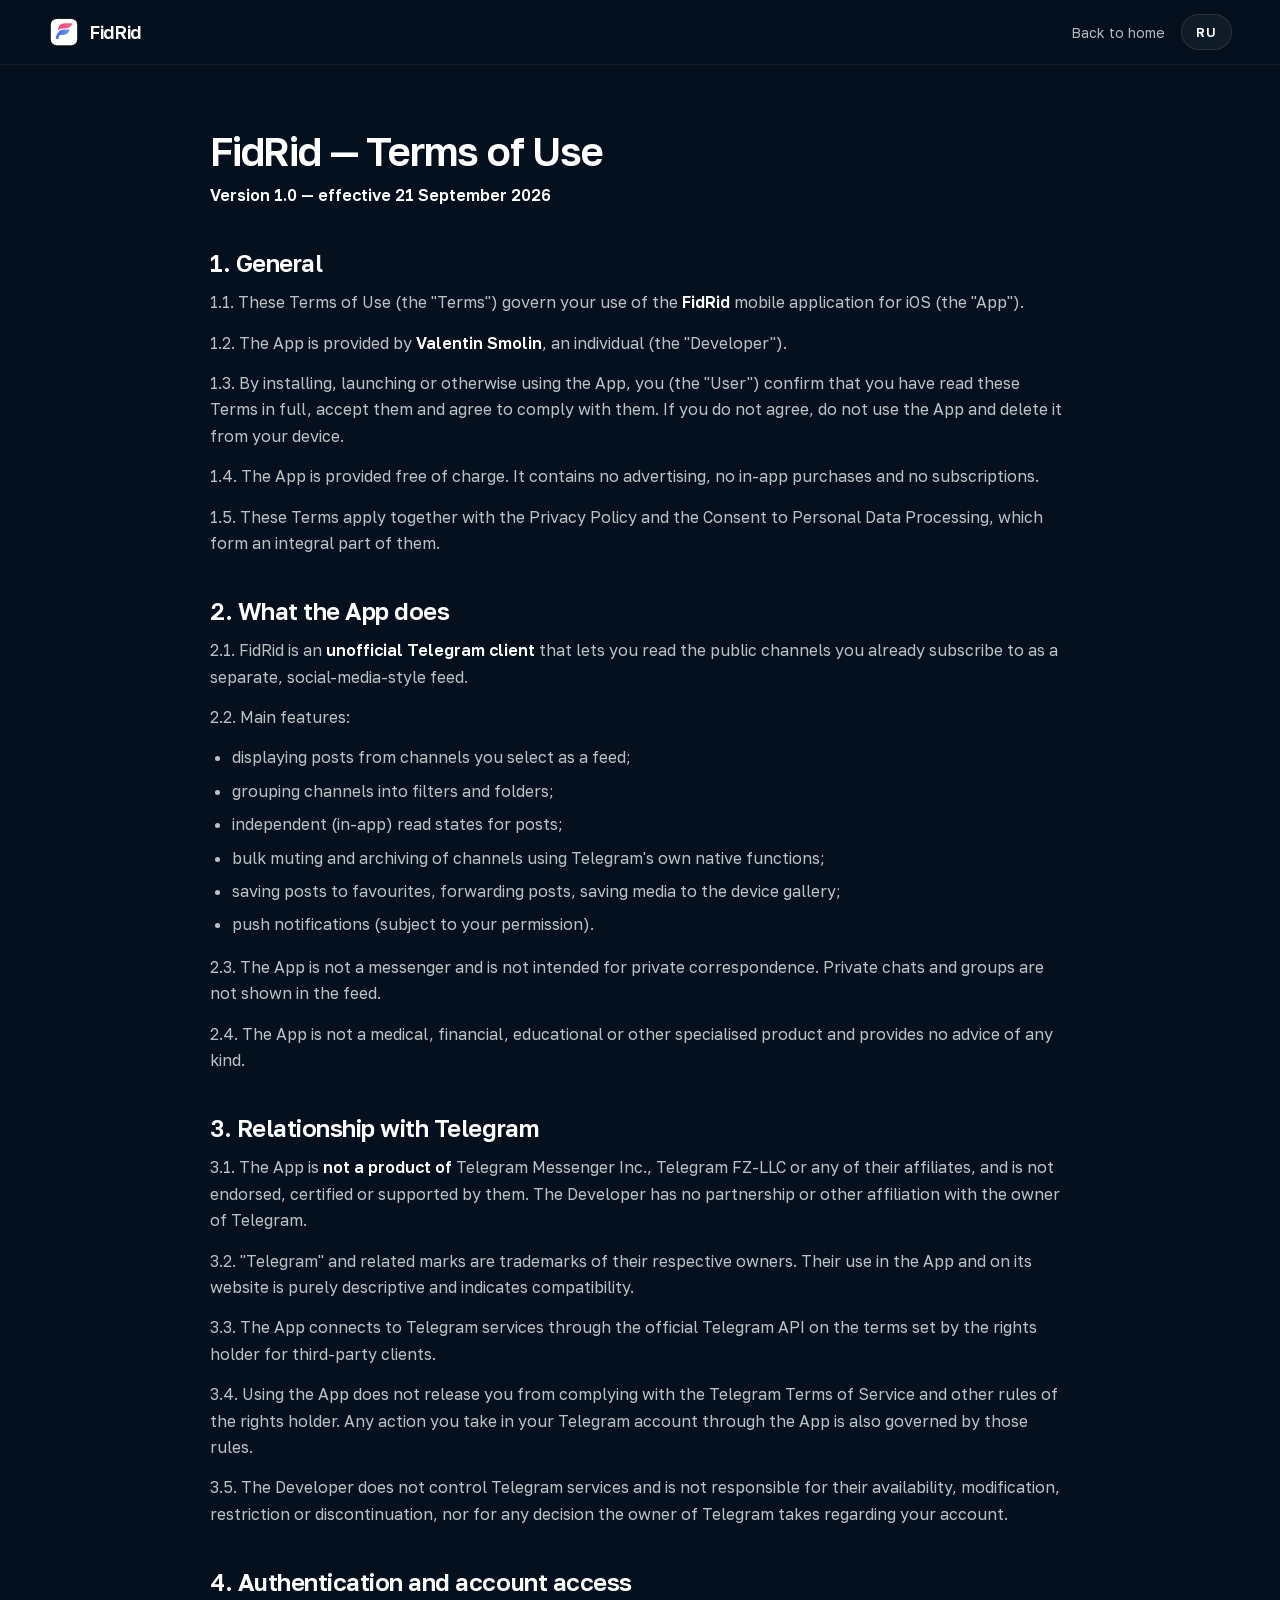
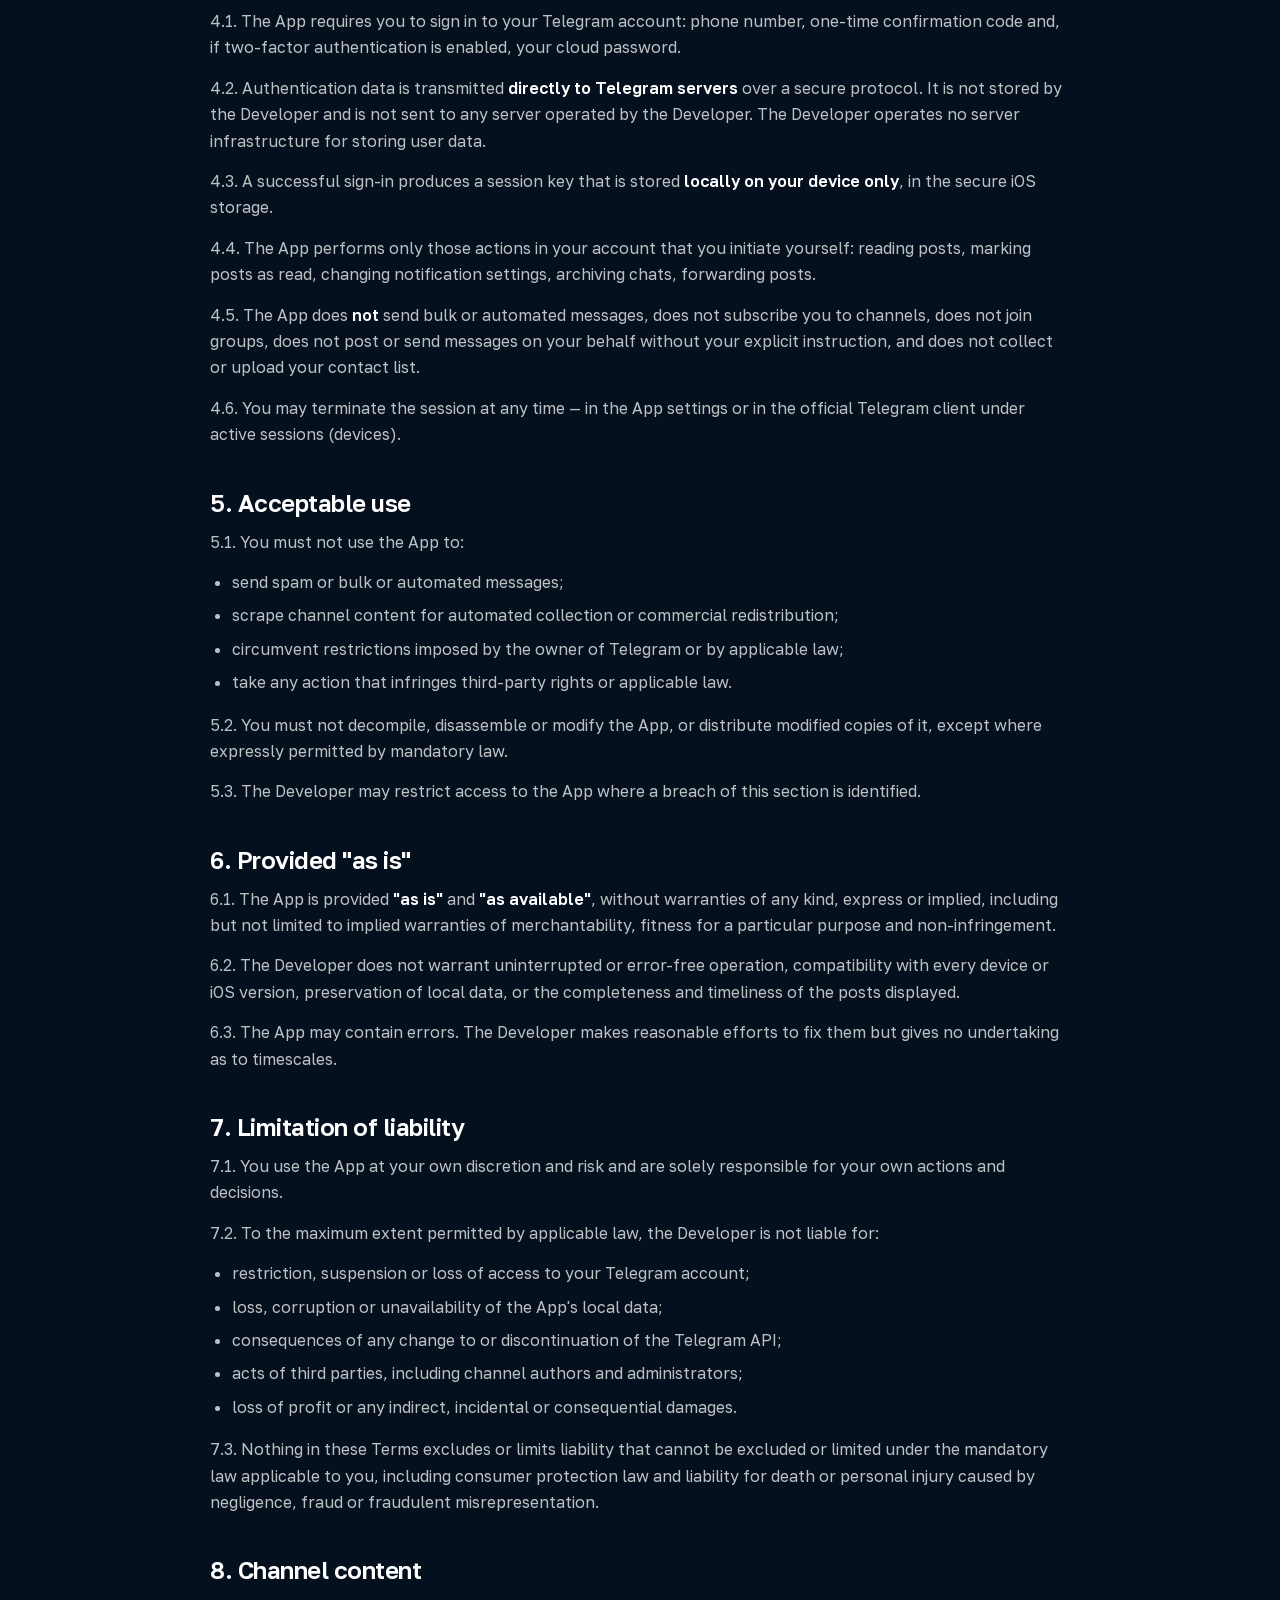
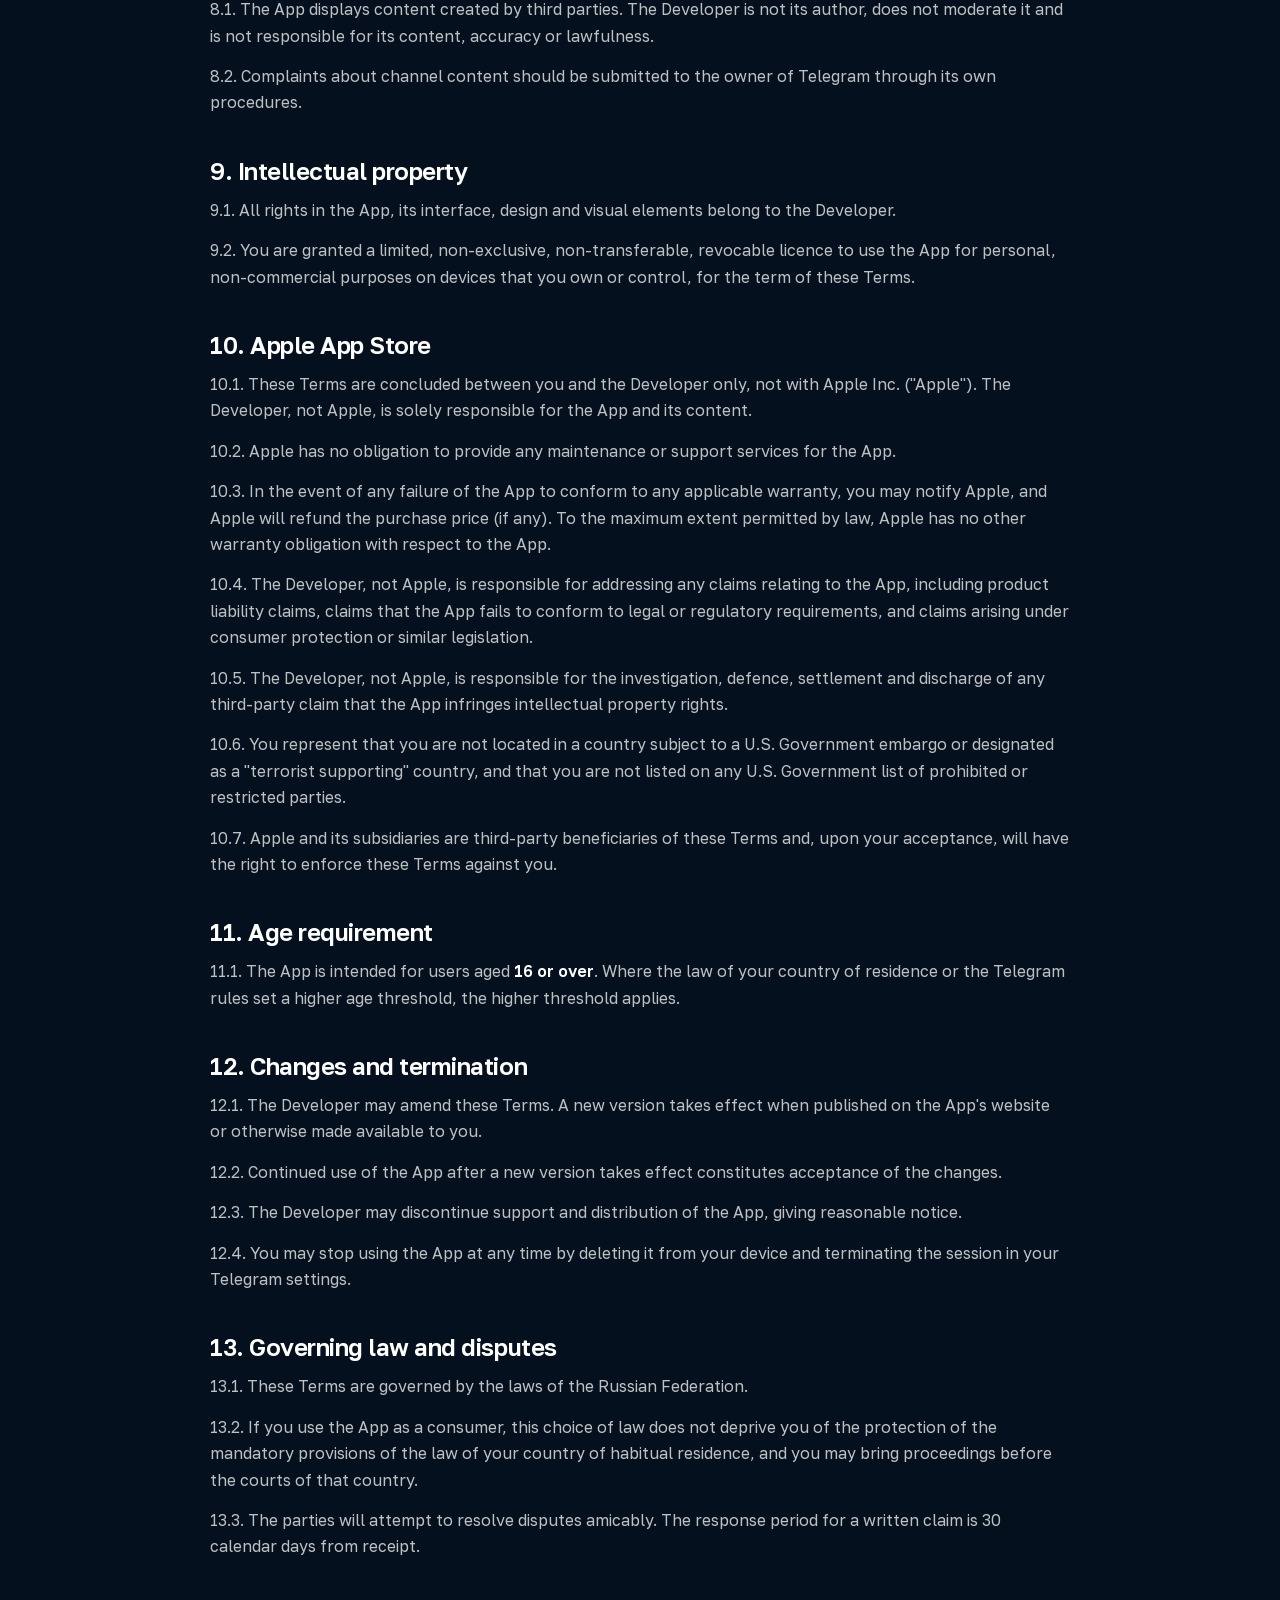
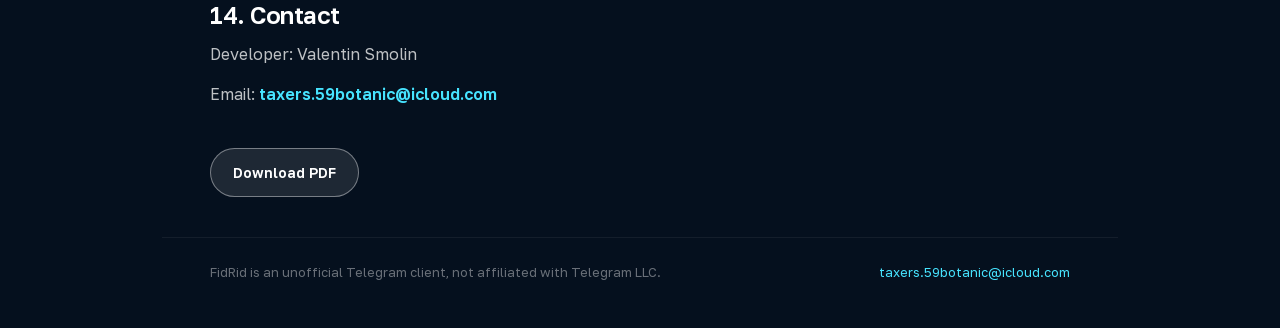
<file: legal/terms/index.html>
<!DOCTYPE html>
<html lang="ru">
<head>
<meta charset="utf-8">
<meta name="viewport" content="width=device-width, initial-scale=1">
<title>Условия использования приложения FidRid</title>
<script>window.__fidridTitles = { ru: "Условия использования приложения FidRid", en: "FidRid — Terms of Use" };</script>
<meta name="description" content="Условия использования приложения FidRid">
<meta name="theme-color" content="#05101E">
<meta name="robots" content="index, follow">
<link rel="canonical" href="https://svalia.github.io/fidrid-landing/legal/terms/">
<link rel="icon" type="image/svg+xml" href="../../assets/favicon.svg">
<link rel="icon" type="image/png" sizes="32x32" href="../../assets/favicon-32.png">
<link rel="apple-touch-icon" sizes="180x180" href="../../assets/apple-touch-icon.png">

<script>
// Выбор языка до первой отрисовки, ключ общий с лендингом
(function () {
  var saved = null;
  try { saved = localStorage.getItem('fidrid-lang'); } catch (e) {}
  if (saved !== 'ru' && saved !== 'en') saved = null;
  var nav = (navigator.languages && navigator.languages[0]) || navigator.language || 'ru';
  window.__fidridLang = saved || (/^ru/i.test(nav) ? 'ru' : 'en');
  document.documentElement.lang = window.__fidridLang;
})();
</script>

<link rel="stylesheet" href="../../css/golos-embed.css">
<link rel="stylesheet" href="../../css/tokens/colors.css">
<link rel="stylesheet" href="../../css/tokens/typography.css">
<link rel="stylesheet" href="../../css/tokens/layout.css">
<link rel="stylesheet" href="../legal.css">
</head>
<body>

<header>
  <a class="brand" href="../../">
    <img src="../../assets/favicon.svg" alt="" width="32" height="32">
    <span>FidRid</span>
  </a>
  <nav>
    <a class="back" href="../../" data-t="back">На главную</a>
    <button type="button" id="lang-toggle" data-nolang="1">EN</button>
  </nav>
</header>

<main>
  <article data-lang="ru">
<h1>Условия использования приложения FidRid</h1>
<p><strong>Редакция от 21 сентября 2026 г. Версия 1.0</strong></p>
<h2>1. Общие положения</h2>
<p>1.1. Настоящие Условия использования (далее — «Условия») регулируют порядок использования мобильного приложения <strong>FidRid</strong> для операционной системы iOS (далее — «Приложение»).</p>
<p>1.2. Приложение предоставляется физическим лицом <strong>Смолиным Валентином Владимировичем</strong> (далее — «Разработчик»).</p>
<p>1.3. Устанавливая, запуская или иным образом используя Приложение, вы (далее — «Пользователь») подтверждаете, что ознакомились с настоящими Условиями в полном объёме, принимаете их и обязуетесь соблюдать. Если вы не согласны с Условиями, не используйте Приложение и удалите его с устройства.</p>
<p>1.4. Приложение предоставляется безвозмездно. Реклама внутри Приложения не размещается, встроенные покупки и подписки отсутствуют.</p>
<p>1.5. Настоящие Условия применяются совместно с Политикой конфиденциальности и Согласием на обработку персональных данных, которые являются их неотъемлемой частью.</p>
<h2>2. Назначение Приложения</h2>
<p>2.1. FidRid — <strong>неофициальный клиент мессенджера Telegram</strong>, предназначенный для чтения публичных каналов, на которые подписан Пользователь, в формате отдельной ленты.</p>
<p>2.2. Основные функции Приложения:</p>
<ul>
<li>отображение публикаций из выбранных Пользователем каналов в виде ленты;</li>
<li>группировка каналов по фильтрам и папкам;</li>
<li>собственные (внутренние) статусы прочтения публикаций;</li>
<li>массовое отключение уведомлений («мьют») и перемещение каналов в архив штатными средствами Telegram;</li>
<li>добавление публикаций в избранное, пересылка публикаций, сохранение медиафайлов в галерею устройства;</li>
<li>push-уведомления (при согласии Пользователя).</li>
</ul>
<p>2.3. Приложение не является мессенджером и не предназначено для ведения личной переписки. Личные чаты, группы и деловая переписка в ленту Приложения не выводятся.</p>
<p>2.4. Приложение не является медицинским, финансовым, образовательным или иным специализированным продуктом и не предоставляет консультаций какого-либо рода.</p>
<h2>3. Отношение к Telegram</h2>
<p>3.1. Приложение <strong>не является продуктом</strong> Telegram Messenger Inc., Telegram FZ-LLC или аффилированных с ними лиц, не одобрено, не сертифицировано и не поддерживается ими. Разработчик не связан с правообладателем Telegram какими-либо партнёрскими отношениями.</p>
<p>3.2. «Telegram» и связанные обозначения являются товарными знаками их правообладателей. Использование наименования в Приложении и на сайте Приложения носит исключительно описательный характер и служит для указания на совместимость.</p>
<p>3.3. Приложение взаимодействует с сервисами Telegram через официальный программный интерфейс (Telegram API) на условиях, установленных правообладателем для сторонних клиентов.</p>
<p>3.4. Использование Приложения не освобождает Пользователя от соблюдения условий использования Telegram (Telegram Terms of Service) и иных правил правообладателя. Все действия, совершаемые Пользователем в своём аккаунте Telegram через Приложение, регулируются также указанными правилами.</p>
<p>3.5. Разработчик не контролирует работу сервисов Telegram и не несёт ответственности за их доступность, изменение, ограничение или прекращение, а также за решения правообладателя Telegram в отношении аккаунта Пользователя.</p>
<h2>4. Авторизация и доступ к аккаунту</h2>
<p>4.1. Для работы Приложения требуется авторизация в аккаунте Telegram Пользователя: номер телефона, одноразовый код подтверждения, а при включённой двухфакторной защите — облачный пароль.</p>
<p>4.2. Данные авторизации передаются <strong>напрямую серверам Telegram</strong> по защищённому протоколу, не сохраняются Разработчиком и не передаются на какие-либо серверы Разработчика. Разработчик не располагает собственной серверной инфраструктурой для хранения данных Пользователя.</p>
<p>4.3. Результатом успешной авторизации является ключ сессии, который хранится исключительно локально на устройстве Пользователя в защищённом хранилище iOS.</p>
<p>4.4. Приложение совершает в аккаунте Пользователя только те действия, которые Пользователь инициировал самостоятельно: чтение публикаций, отметки прочтения, изменение настроек уведомлений, перемещение чатов в архив, пересылка публикаций.</p>
<p>4.5. Приложение <strong>не осуществляет</strong> рассылок, не подписывает Пользователя на каналы, не вступает в группы, не публикует и не отправляет сообщения от имени Пользователя без его прямого указания, не собирает и не выгружает списки контактов.</p>
<p>4.6. Пользователь вправе в любой момент завершить сессию — в настройках Приложения либо в официальном клиенте Telegram в разделе активных сессий (устройств).</p>
<h2>5. Ограничения использования</h2>
<p>5.1. Пользователю запрещается использовать Приложение для:</p>
<ul>
<li>рассылки спама, массовых или автоматизированных сообщений;</li>
<li>автоматизированного сбора (парсинга) и последующего коммерческого использования содержимого каналов;</li>
<li>обхода ограничений, установленных правообладателем Telegram или законодательством;</li>
<li>совершения действий, нарушающих права третьих лиц или применимое законодательство.</li>
</ul>
<p>5.2. Запрещается декомпилировать, дизассемблировать, модифицировать Приложение, а также распространять его изменённые копии, за исключением случаев, прямо разрешённых законом.</p>
<p>5.3. Разработчик вправе ограничить доступ к Приложению при выявлении нарушений настоящего раздела.</p>
<h2>6. Предоставление «как есть»</h2>
<p>6.1. Приложение предоставляется на условиях <strong>«как есть» (as is)</strong> и <strong>«как доступно» (as available)</strong>, без каких-либо гарантий, явных или подразумеваемых.</p>
<p>6.2. Разработчик не гарантирует бесперебойную и безошибочную работу Приложения, совместимость со всеми устройствами и версиями iOS, сохранность локальных данных, а также полноту и своевременность отображения публикаций.</p>
<p>6.3. Приложение может содержать ошибки; Разработчик прилагает разумные усилия для их устранения, но не принимает на себя обязательств по срокам.</p>
<h2>7. Ограничение ответственности</h2>
<p>7.1. Пользователь использует Приложение по собственному усмотрению и на собственный риск и самостоятельно несёт ответственность за свои действия и решения.</p>
<p>7.2. Разработчик не несёт ответственности за:</p>
<ul>
<li>ограничение, блокировку или утрату доступа к аккаунту Telegram Пользователя;</li>
<li>утрату, повреждение или недоступность локальных данных Приложения;</li>
<li>последствия изменения или прекращения работы Telegram API;</li>
<li>действия третьих лиц, включая авторов и администраторов каналов;</li>
<li>упущенную выгоду и иные косвенные убытки.</li>
</ul>
<p>7.3. Ограничения ответственности, установленные настоящим разделом, применяются в максимальном объёме, допускаемом применимым правом, и <strong>не применяются</strong> в части, в которой они противоречат императивным нормам законодательства о защите прав потребителей.</p>
<h2>8. Содержимое каналов</h2>
<p>8.1. Приложение отображает контент, создаваемый третьими лицами. Разработчик не является его автором, не осуществляет модерацию и не несёт ответственности за его содержание, достоверность и законность.</p>
<p>8.2. Жалобы на содержание каналов направляются правообладателю Telegram в установленном им порядке.</p>
<h2>9. Интеллектуальная собственность</h2>
<p>9.1. Исключительные права на Приложение, его интерфейс, дизайн и элементы оформления принадлежат Разработчику.</p>
<p>9.2. Пользователю предоставляется простая (неисключительная) непередаваемая отзывная лицензия на использование Приложения в личных некоммерческих целях на устройствах, находящихся в его владении или под его контролем, на срок действия настоящих Условий.</p>
<h2>10. Возрастные ограничения</h2>
<p>10.1. Приложение предназначено для лиц, достигших <strong>16 лет</strong>. Если законодательство страны проживания Пользователя или правила Telegram устанавливают более высокий возрастной порог, применяется более высокий порог.</p>
<h2>11. Изменение Условий и прекращение действия</h2>
<p>11.1. Разработчик вправе в одностороннем порядке изменять настоящие Условия. Новая редакция вступает в силу с момента её публикации на сайте Приложения либо доведения до Пользователя иным способом.</p>
<p>11.2. Продолжение использования Приложения после вступления новой редакции в силу означает согласие Пользователя с изменениями.</p>
<p>11.3. Разработчик вправе прекратить поддержку и распространение Приложения, уведомив об этом разумным способом.</p>
<p>11.4. Пользователь вправе прекратить использование Приложения в любой момент, удалив его с устройства и завершив сессию в настройках Telegram.</p>
<h2>12. Применимое право и разрешение споров</h2>
<p>12.1. К настоящим Условиям применяется право Российской Федерации.</p>
<p>12.2. Стороны принимают меры к досудебному урегулированию споров. Срок ответа на претензию — 30 (тридцать) календарных дней с момента её получения.</p>
<p>12.3. При недостижении согласия спор подлежит рассмотрению в суде в соответствии с законодательством Российской Федерации. Положения настоящего раздела не лишают Пользователя-потребителя права на обращение в суд по месту своего жительства.</p>
<h2>13. Контактная информация</h2>
<p>Разработчик: Смолин Валентин Владимирович</p>
<p>Электронная почта: <strong><a href="mailto:taxers.59botanic@icloud.com">taxers.59botanic@icloud.com</a></strong></p>
  </article>
  <article data-lang="en" hidden>
<h1>FidRid — Terms of Use</h1>
<p><strong>Version 1.0 — effective 21 September 2026</strong></p>
<h2>1. General</h2>
<p>1.1. These Terms of Use (the &quot;Terms&quot;) govern your use of the <strong>FidRid</strong> mobile application for iOS (the &quot;App&quot;).</p>
<p>1.2. The App is provided by <strong>Valentin Smolin</strong>, an individual (the &quot;Developer&quot;).</p>
<p>1.3. By installing, launching or otherwise using the App, you (the &quot;User&quot;) confirm that you have read these Terms in full, accept them and agree to comply with them. If you do not agree, do not use the App and delete it from your device.</p>
<p>1.4. The App is provided free of charge. It contains no advertising, no in-app purchases and no subscriptions.</p>
<p>1.5. These Terms apply together with the Privacy Policy and the Consent to Personal Data Processing, which form an integral part of them.</p>
<h2>2. What the App does</h2>
<p>2.1. FidRid is an <strong>unofficial Telegram client</strong> that lets you read the public channels you already subscribe to as a separate, social-media-style feed.</p>
<p>2.2. Main features:</p>
<ul>
<li>displaying posts from channels you select as a feed;</li>
<li>grouping channels into filters and folders;</li>
<li>independent (in-app) read states for posts;</li>
<li>bulk muting and archiving of channels using Telegram&#x27;s own native functions;</li>
<li>saving posts to favourites, forwarding posts, saving media to the device gallery;</li>
<li>push notifications (subject to your permission).</li>
</ul>
<p>2.3. The App is not a messenger and is not intended for private correspondence. Private chats and groups are not shown in the feed.</p>
<p>2.4. The App is not a medical, financial, educational or other specialised product and provides no advice of any kind.</p>
<h2>3. Relationship with Telegram</h2>
<p>3.1. The App is <strong>not a product of</strong> Telegram Messenger Inc., Telegram FZ-LLC or any of their affiliates, and is not endorsed, certified or supported by them. The Developer has no partnership or other affiliation with the owner of Telegram.</p>
<p>3.2. &quot;Telegram&quot; and related marks are trademarks of their respective owners. Their use in the App and on its website is purely descriptive and indicates compatibility.</p>
<p>3.3. The App connects to Telegram services through the official Telegram API on the terms set by the rights holder for third-party clients.</p>
<p>3.4. Using the App does not release you from complying with the Telegram Terms of Service and other rules of the rights holder. Any action you take in your Telegram account through the App is also governed by those rules.</p>
<p>3.5. The Developer does not control Telegram services and is not responsible for their availability, modification, restriction or discontinuation, nor for any decision the owner of Telegram takes regarding your account.</p>
<h2>4. Authentication and account access</h2>
<p>4.1. The App requires you to sign in to your Telegram account: phone number, one-time confirmation code and, if two-factor authentication is enabled, your cloud password.</p>
<p>4.2. Authentication data is transmitted <strong>directly to Telegram servers</strong> over a secure protocol. It is not stored by the Developer and is not sent to any server operated by the Developer. The Developer operates no server infrastructure for storing user data.</p>
<p>4.3. A successful sign-in produces a session key that is stored <strong>locally on your device only</strong>, in the secure iOS storage.</p>
<p>4.4. The App performs only those actions in your account that you initiate yourself: reading posts, marking posts as read, changing notification settings, archiving chats, forwarding posts.</p>
<p>4.5. The App does <strong>not</strong> send bulk or automated messages, does not subscribe you to channels, does not join groups, does not post or send messages on your behalf without your explicit instruction, and does not collect or upload your contact list.</p>
<p>4.6. You may terminate the session at any time — in the App settings or in the official Telegram client under active sessions (devices).</p>
<h2>5. Acceptable use</h2>
<p>5.1. You must not use the App to:</p>
<ul>
<li>send spam or bulk or automated messages;</li>
<li>scrape channel content for automated collection or commercial redistribution;</li>
<li>circumvent restrictions imposed by the owner of Telegram or by applicable law;</li>
<li>take any action that infringes third-party rights or applicable law.</li>
</ul>
<p>5.2. You must not decompile, disassemble or modify the App, or distribute modified copies of it, except where expressly permitted by mandatory law.</p>
<p>5.3. The Developer may restrict access to the App where a breach of this section is identified.</p>
<h2>6. Provided &quot;as is&quot;</h2>
<p>6.1. The App is provided <strong>&quot;as is&quot;</strong> and <strong>&quot;as available&quot;</strong>, without warranties of any kind, express or implied, including but not limited to implied warranties of merchantability, fitness for a particular purpose and non-infringement.</p>
<p>6.2. The Developer does not warrant uninterrupted or error-free operation, compatibility with every device or iOS version, preservation of local data, or the completeness and timeliness of the posts displayed.</p>
<p>6.3. The App may contain errors. The Developer makes reasonable efforts to fix them but gives no undertaking as to timescales.</p>
<h2>7. Limitation of liability</h2>
<p>7.1. You use the App at your own discretion and risk and are solely responsible for your own actions and decisions.</p>
<p>7.2. To the maximum extent permitted by applicable law, the Developer is not liable for:</p>
<ul>
<li>restriction, suspension or loss of access to your Telegram account;</li>
<li>loss, corruption or unavailability of the App&#x27;s local data;</li>
<li>consequences of any change to or discontinuation of the Telegram API;</li>
<li>acts of third parties, including channel authors and administrators;</li>
<li>loss of profit or any indirect, incidental or consequential damages.</li>
</ul>
<p>7.3. Nothing in these Terms excludes or limits liability that cannot be excluded or limited under the mandatory law applicable to you, including consumer protection law and liability for death or personal injury caused by negligence, fraud or fraudulent misrepresentation.</p>
<h2>8. Channel content</h2>
<p>8.1. The App displays content created by third parties. The Developer is not its author, does not moderate it and is not responsible for its content, accuracy or lawfulness.</p>
<p>8.2. Complaints about channel content should be submitted to the owner of Telegram through its own procedures.</p>
<h2>9. Intellectual property</h2>
<p>9.1. All rights in the App, its interface, design and visual elements belong to the Developer.</p>
<p>9.2. You are granted a limited, non-exclusive, non-transferable, revocable licence to use the App for personal, non-commercial purposes on devices that you own or control, for the term of these Terms.</p>
<h2>10. Apple App Store</h2>
<p>10.1. These Terms are concluded between you and the Developer only, not with Apple Inc. (&quot;Apple&quot;). The Developer, not Apple, is solely responsible for the App and its content.</p>
<p>10.2. Apple has no obligation to provide any maintenance or support services for the App.</p>
<p>10.3. In the event of any failure of the App to conform to any applicable warranty, you may notify Apple, and Apple will refund the purchase price (if any). To the maximum extent permitted by law, Apple has no other warranty obligation with respect to the App.</p>
<p>10.4. The Developer, not Apple, is responsible for addressing any claims relating to the App, including product liability claims, claims that the App fails to conform to legal or regulatory requirements, and claims arising under consumer protection or similar legislation.</p>
<p>10.5. The Developer, not Apple, is responsible for the investigation, defence, settlement and discharge of any third-party claim that the App infringes intellectual property rights.</p>
<p>10.6. You represent that you are not located in a country subject to a U.S. Government embargo or designated as a &quot;terrorist supporting&quot; country, and that you are not listed on any U.S. Government list of prohibited or restricted parties.</p>
<p>10.7. Apple and its subsidiaries are third-party beneficiaries of these Terms and, upon your acceptance, will have the right to enforce these Terms against you.</p>
<h2>11. Age requirement</h2>
<p>11.1. The App is intended for users aged <strong>16 or over</strong>. Where the law of your country of residence or the Telegram rules set a higher age threshold, the higher threshold applies.</p>
<h2>12. Changes and termination</h2>
<p>12.1. The Developer may amend these Terms. A new version takes effect when published on the App&#x27;s website or otherwise made available to you.</p>
<p>12.2. Continued use of the App after a new version takes effect constitutes acceptance of the changes.</p>
<p>12.3. The Developer may discontinue support and distribution of the App, giving reasonable notice.</p>
<p>12.4. You may stop using the App at any time by deleting it from your device and terminating the session in your Telegram settings.</p>
<h2>13. Governing law and disputes</h2>
<p>13.1. These Terms are governed by the laws of the Russian Federation.</p>
<p>13.2. If you use the App as a consumer, this choice of law does not deprive you of the protection of the mandatory provisions of the law of your country of habitual residence, and you may bring proceedings before the courts of that country.</p>
<p>13.3. The parties will attempt to resolve disputes amicably. The response period for a written claim is 30 calendar days from receipt.</p>
<h2>14. Contact</h2>
<p>Developer: Valentin Smolin</p>
<p>Email: <strong><a href="mailto:taxers.59botanic@icloud.com">taxers.59botanic@icloud.com</a></strong></p>
  </article>

  <p class="download">
    <a id="pdf-link" href="../Terms_of_Use_Ru.pdf" target="_blank" rel="noopener" data-t="pdf">
      Скачать PDF
    </a>
  </p>
</main>

<footer>
  <span data-t="disclaimer">FidRid — неофициальный клиент Telegram, не связанный с Telegram LLC.</span>
  <a href="mailto:taxers.59botanic@icloud.com">taxers.59botanic@icloud.com</a>
</footer>

<script src="../legal.js"></script>
</body>
</html>
</file>
<file: css/golos-embed.css>
/* Golos Text (variable) — embedded subsets, no external deps */
@font-face{font-family:'Golos Text';font-style:normal;font-weight:400 900;font-display:swap;src:url([data-uri]) format('woff2');unicode-range:U+0460-052F, U+1C80-1C8A, U+20B4, U+2DE0-2DFF, U+A640-A69F, U+FE2E-FE2F;}
@font-face{font-family:'Golos Text';font-style:normal;font-weight:400 900;font-display:swap;src:url([data-uri]) format('woff2');unicode-range:U+0301, U+0400-045F, U+0490-0491, U+04B0-04B1, U+2116;}
@font-face{font-family:'Golos Text';font-style:normal;font-weight:400 900;font-display:swap;src:url([data-uri]) format('woff2');unicode-range:U+0100-02BA, U+02BD-02C5, U+02C7-02CC, U+02CE-02D7, U+02DD-02FF, U+0304, U+0308, U+0329, U+1D00-1DBF, U+1E00-1E9F, U+1EF2-1EFF, U+2020, U+20A0-20AB, U+20AD-20C0, U+2113, U+2C60-2C7F, U+A720-A7FF;}
@font-face{font-family:'Golos Text';font-style:normal;font-weight:400 900;font-display:swap;src:url([data-uri]) format('woff2');unicode-range:U+0000-00FF, U+0131, U+0152-0153, U+02BB-02BC, U+02C6, U+02DA, U+02DC, U+0304, U+0308, U+0329, U+2000-206F, U+20AC, U+2122, U+2191, U+2193, U+2212, U+2215, U+FEFF, U+FFFD;}
</file>
<file: css/tokens/colors.css>
/* ============================================================
   tokens/colors.css — Dark Keynote palette
   Base hues, text ramps, glass surfaces, borders, gradients
   ============================================================ */
:root {
  /* base canvas */
  --bg:            #05101E;   /* primary near-black navy */
  --bg-2:          #060d18;   /* deeper panel navy */

  /* text ramp (white @ descending alpha) */
  --text:          #FFFFFF;
  --text-muted:    rgba(255,255,255,.70);
  --text-subtle:   rgba(255,255,255,.45);
  --text-faint:    rgba(255,255,255,.30);
  --slate:         #728496;   /* cool grey for neutral marks */
  --main:          #2AB2F2;   /* legacy primary */

  /* accent hues */
  --cyan:          #00C6FF;
  --cyan-2:        #47E4FF;
  --blue:          #5282FF;
  --blue-2:        #2596FF;
  --purple:        #9D8BE7;
  --purple-bright: #6624FA;
  --purple-soft:   #C39AF8;
  --lilac:         #E9D7F6;
  --deep-purple:   #3C1581;
  --green:         #2BFDCC;   /* "go" / success / target paths */
  --danger:        #FF5A5A;

  /* glass surfaces — white @ low alpha over the navy canvas */
  --surface-1:     rgba(255,255,255,.10);
  --surface-2:     rgba(255,255,255,.05);
  --surface-3:     rgba(255,255,255,.025);

  /* borders — white @ alpha, strong → faint */
  --border:        rgba(255,255,255,.40);
  --border-soft:   rgba(255,255,255,.10);
  --border-faint:  rgba(255,255,255,.06);
  --glow-purple:   rgba(191,128,255,.20);

  /* signature gradients */
  --grad-headline:      linear-gradient(46deg, #FFF 0%, #FFF 28%, #0476E1 64%, #00D9FF 100%); /* @kind color */
  --grad-headline-rich: linear-gradient(46deg, #0476E1 0%, #00D9FF 33%, #2596FF 67%, #47E4FF 100%); /* @kind color */
  --grad-cta:           linear-gradient(315deg, #2BFDCC 0%, #00C6FF 47.56%, #006AFF 100%); /* @kind color */
  --grad-cta-46:        linear-gradient(46deg, #0476E1 0%, #00D9FF 100%); /* @kind color */
  --grad-section:       linear-gradient(134deg, #E9D7F6 0%, #6624FA 47.29%, #00D8FF 100%); /* @kind color */
  --grad-purple:        linear-gradient(315deg, #9983E8 0%, #7036F6 100%); /* @kind color */
  --grad-stat:          linear-gradient(56deg, #3770ED 5%, #47C9FA 84%); /* @kind color */
  --grad-muted:         linear-gradient(135deg, #C6C6D2 0%, #9192A6 100%); /* @kind color */
}
</file>
<file: css/tokens/typography.css>
/* ============================================================
   tokens/typography.css — type families
   Golos Text (variable) is the brand face; embedded in golos-embed.css
   Fallbacks name the internal SB Sans faces, then system.
   ============================================================ */
:root {
  --font-display: "Golos Text", "SB Sans Display", Roboto, system-ui, sans-serif;
  --font-text:    "Golos Text", "SB Sans Text", Roboto, system-ui, sans-serif;

  /* weights actually used across the deck system */
  --fw-regular:  400; /* @kind font */
  --fw-medium:   500; /* @kind font */
  --fw-semibold: 600; /* @kind font */
  --fw-bold:     700; /* @kind font */
  --fw-black:    800; /* @kind font */
}
</file>
<file: css/tokens/effects.css>
/* ============================================================
   tokens/effects.css — radii, blur, easing
   ============================================================ */
:root {
  --radius-pill: 40px;   /* eyebrows, chips, nav CTA */
  --radius-card: 28px;   /* glass cards / app frame */
  --blur-glass:  blur(80px); /* @kind other */

  /* signature keynote easing — long, soft settle */
  --ease-soft: cubic-bezier(.16,.84,.34,1); /* @kind other */
}
</file>
<file: css/tokens/layout.css>
/* ============================================================
   tokens/layout.css — content width & responsive gutter
   ============================================================ */
:root {
  --maxw: 1240px;                  /* default content column */
  --maxw-wide: 1480px;             /* wide schema / app frames */
  --pad:  clamp(20px, 5vw, 80px);  /* page side padding */
}
</file>
<file: css/base.css>
/* ============================================================
   base.css — Dark Keynote: reset + utility & component classes
   Tokens live in tokens/*.css (imported before this file via styles.css)
   ============================================================ */

* { box-sizing: border-box; margin: 0; padding: 0; }

html { scroll-behavior: smooth; -webkit-text-size-adjust: 100%; }

body {
  background: var(--bg);
  color: var(--text);
  font-family: var(--font-text);
  font-weight: 400;
  line-height: 1.45;
  -webkit-font-smoothing: antialiased;
  text-rendering: optimizeLegibility;
  overflow-x: hidden;
}

::selection { background: rgba(0,198,255,.30); color: #fff; }

/* persistent ambient field behind everything */
.ambient {
  position: fixed; inset: 0; z-index: 0; pointer-events: none;
}
.ambient::before, .ambient::after {
  content: ""; position: absolute; border-radius: 50%;
  filter: blur(120px); opacity: .55;
}
.ambient::before {
  width: 70vw; height: 70vw; left: -20vw; top: -25vw;
  background: radial-gradient(circle at 30% 30%, rgba(38,150,255,.30), transparent 60%);
}
.ambient::after {
  width: 60vw; height: 60vw; right: -18vw; bottom: -10vw;
  background: radial-gradient(circle at 60% 60%, rgba(102,36,250,.22), transparent 60%);
}

main { position: relative; z-index: 1; }

/* ============================================================
   Utilities
   ============================================================ */
.wrap { width: 100%; max-width: var(--maxw); margin: 0 auto; padding-inline: var(--pad); }
.wrap-wide { max-width: 1480px; }

.grad-text {
  background: var(--grad-headline-rich);
  -webkit-background-clip: text; background-clip: text;
  color: transparent;
}
.grad-section {
  background: var(--grad-section);
  -webkit-background-clip: text; background-clip: text; color: transparent;
}
.grad-stat {
  background: var(--grad-stat);
  -webkit-background-clip: text; background-clip: text; color: transparent;
}

.eyebrow {
  display: inline-flex; align-items: center; gap: 10px;
  font-family: var(--font-display); font-weight: 600;
  font-size: 13px; letter-spacing: .14em; text-transform: uppercase;
  color: var(--text-muted);
  padding: 9px 18px; border-radius: var(--radius-pill);
  border: 1px solid var(--border-soft);
  background: var(--surface-2); backdrop-filter: blur(20px);
}
.eyebrow .dot {
  width: 7px; height: 7px; border-radius: 50%;
  background: var(--grad-cta);
  box-shadow: 0 0 12px rgba(0,198,255,.8);
}

h1, h2, h3 { font-family: var(--font-display); font-weight: 600; line-height: 1.02; letter-spacing: -.02em; }

.section-title {
  font-size: clamp(38px, 6.2vw, 92px);
  font-weight: 600; line-height: 1.0; letter-spacing: -.025em;
  text-wrap: balance;
}
.lede {
  font-size: clamp(18px, 2.1vw, 27px);
  line-height: 1.4; color: var(--text-muted); font-weight: 400;
  max-width: 60ch; text-wrap: pretty;
}

/* ============================================================
   Reveal animations
   ============================================================ */
[data-reveal] {
  opacity: 0;
  transform: translateY(38px);
  transition: opacity 1.05s cubic-bezier(.16,.84,.34,1),
              transform 1.05s cubic-bezier(.16,.84,.34,1);
  transition-delay: calc(var(--i, 0) * 90ms);
  will-change: opacity, transform;
}
[data-reveal="fade"] { transform: none; }
[data-reveal="scale"] { transform: translateY(38px) scale(.965); }
[data-reveal="left"]  { transform: translateX(-46px); }
[data-reveal="right"] { transform: translateX(46px); }
[data-reveal].in {
  opacity: 1; transform: none;
}

@media (prefers-reduced-motion: reduce) {
  html { scroll-behavior: auto; }
  [data-reveal] { opacity: 1 !important; transform: none !important; transition: none !important; }
  .hero h1 .line span, .hero-sub, .hero-actions, .hero .scroll-cue {
    animation: none !important; opacity: 1 !important; transform: none !important;
  }
}

/* ============================================================
   Navigation
   ============================================================ */
.nav {
  position: fixed; top: 0; left: 0; right: 0; z-index: 50;
  display: flex; align-items: center; justify-content: space-between;
  padding: 18px var(--pad);
  transition: background .4s ease, backdrop-filter .4s ease, border-color .4s ease, padding .4s ease;
  border-bottom: 1px solid transparent;
}
.nav.scrolled {
  background: rgba(5,16,30,.72);
  backdrop-filter: blur(24px);
  border-bottom: 1px solid var(--border-faint);
  padding-top: 14px; padding-bottom: 14px;
}
.nav .brand {
  font-family: var(--font-display); font-weight: 600; font-size: 17px;
  letter-spacing: -.01em; display: flex; align-items: center; gap: 11px;
}
.nav .brand .mark {
  width: 28px; height: 28px; border-radius: 9px;
  background: var(--grad-cta); display: grid; place-items: center;
  box-shadow: 0 0 22px rgba(0,198,255,.45);
  font-size: 15px; color: #021018; font-weight: 700;
}
.nav .nav-links { display: flex; gap: 30px; }
.nav .nav-links a {
  font-family: var(--font-display); font-weight: 500; font-size: 15px;
  color: var(--text-subtle); text-decoration: none; transition: color .25s;
}
.nav .nav-links a:hover { color: var(--text); }
.nav .nav-cta {
  font-family: var(--font-display); font-weight: 600; font-size: 14px;
  color: #fff; text-decoration: none;
  padding: 11px 22px; border-radius: var(--radius-pill);
  border: 1px solid var(--border); background: var(--surface-1);
  backdrop-filter: blur(20px); transition: transform .25s, background .25s;
}
.nav .nav-cta:hover { transform: translateY(-1px); background: var(--surface-1); }
@media (max-width: 820px){ .nav .nav-links { display: none; } }

/* ============================================================
   HERO
   ============================================================ */
.hero {
  min-height: 100svh; position: relative;
  display: flex; flex-direction: column; justify-content: center;
  padding: 120px var(--pad) 80px;
  overflow: hidden;
}
.hero-orb {
  position: absolute; z-index: 0; pointer-events: none;
  width: min(74vw, 760px); aspect-ratio: 1;
  right: -8vw; top: 50%; transform: translateY(-50%);
  border-radius: 50%;
  background:
    radial-gradient(circle at 38% 34%, rgba(71,228,255,.9), rgba(37,150,255,.5) 32%, rgba(102,36,250,.42) 62%, transparent 74%);
  filter: blur(8px);
  opacity: .9;
  box-shadow: 0 0 200px rgba(0,198,255,.35);
}
.hero-orb::after{
  content:""; position:absolute; inset:14%;
  border-radius:50%;
  background: radial-gradient(circle at 60% 30%, rgba(255,255,255,.55), transparent 45%);
  mix-blend-mode: screen;
}
.hero-inner { position: relative; z-index: 2; max-width: var(--maxw); margin: 0 auto; width: 100%; }
.hero h1 {
  font-size: clamp(44px, 8.4vw, 124px);
  line-height: .98; letter-spacing: -.035em;
  margin-top: 28px; max-width: 16ch; text-wrap: balance;
}
.hero h1 .line { display: block; overflow: hidden; }
.hero h1 .line span {
  display: inline-block;
  animation: lineUp 1.1s cubic-bezier(.16,.86,.3,1) both;
}
.hero h1 .line:nth-child(1) span { animation-delay: .12s; }
.hero h1 .line:nth-child(2) span { animation-delay: .20s; }
.hero h1 .line:nth-child(3) span { animation-delay: .28s; }
@keyframes lineUp { from { transform: translateY(110%); } }
.hero-sub {
  margin-top: 34px; font-size: clamp(18px, 2vw, 25px);
  line-height: 1.42; color: var(--text-muted); max-width: 52ch; font-weight: 400;
  animation: fadeUp 1s ease .62s both;
}
.hero-actions {
  margin-top: 44px; display: flex; align-items: center; gap: 22px; flex-wrap: wrap;
  animation: fadeUp 1s ease .8s both;
}
@keyframes fadeUp { from { opacity: 0; transform: translateY(24px); } }

.btn-round {
  display: inline-flex; align-items: center; gap: 14px;
  text-decoration: none; color: #021018; font-family: var(--font-display);
  font-weight: 600; font-size: 16px;
}
.btn-round .circle {
  width: 58px; height: 58px; border-radius: 50%;
  background: var(--grad-cta); display: grid; place-items: center;
  box-shadow: 0 10px 40px rgba(0,150,255,.4);
  transition: transform .3s cubic-bezier(.16,.84,.34,1);
}
.btn-round .circle svg { width: 22px; height: 22px; }
.btn-round span.lbl { color: #fff; }
.btn-round:hover .circle { transform: scale(1.08); }

.btn-text {
  font-family: var(--font-display); font-weight: 600; font-size: 16px;
  color: var(--text-muted); text-decoration: none; display: inline-flex; gap: 8px; align-items: center;
  transition: color .25s;
}
.btn-text:hover { color: #fff; }

.scroll-cue {
  position: absolute; bottom: 30px; left: 50%; transform: translateX(-50%);
  z-index: 3; display: flex; flex-direction: column; align-items: center; gap: 10px;
  font-family: var(--font-display); font-size: 12px; letter-spacing: .12em;
  text-transform: uppercase; color: var(--text-faint);
  animation: cueIn 1s ease 1.2s both;
}
@keyframes cueIn { from { opacity: 0; } }
.hero .scroll-cue { animation: cueIn 1s ease 1.2s both; }
.scroll-cue .mouse {
  width: 24px; height: 38px; border: 1.5px solid var(--text-faint); border-radius: 14px;
  position: relative;
}
.scroll-cue .mouse::after{
  content:""; position:absolute; left:50%; top:7px; width:4px; height:7px; border-radius:3px;
  background: var(--cyan); transform: translateX(-50%);
  animation: wheel 1.8s ease-in-out infinite;
}
@keyframes wheel { 0%{opacity:0; transform:translate(-50%,0);} 30%{opacity:1;} 70%{opacity:1;} 100%{opacity:0; transform:translate(-50%,12px);} }

/* ============================================================
   Generic section shell
   ============================================================ */
.section { position: relative; padding: clamp(110px, 16vh, 200px) 0; }
.section-head { max-width: 70ch; }
.act-label {
  font-family: var(--font-display); font-weight: 600; font-size: 14px;
  letter-spacing: .16em; text-transform: uppercase; color: var(--purple-soft);
  margin-bottom: 22px; display: flex; align-items: center; gap: 14px;
}
.act-label::before {
  content: ""; width: 40px; height: 1px; background: linear-gradient(90deg, var(--purple-soft), transparent);
}

/* ============================================================
   PROBLEM — tangle scene
   ============================================================ */
.tangle-scene { height: 280vh; position: relative; }
.tangle-sticky {
  position: sticky; top: 0; height: 100svh;
  display: flex; align-items: center; overflow: hidden;
}
.tangle-grid {
  display: grid; grid-template-columns: 1.05fr 1fr; gap: 60px; align-items: center; width: 100%;
}
.tangle-copy h2 { font-size: clamp(34px, 5vw, 76px); }
.tangle-copy .lede { margin-top: 26px; }

.tangle-viz { position: relative; aspect-ratio: 1/.92; }
.tangle-viz svg { position: absolute; inset: 0; width: 100%; height: 100%; overflow: visible; }
.node {
  position: absolute; transform: translate(-50%,-50%);
  padding: 9px 15px; border-radius: 12px;
  background: var(--surface-2); border: 1px solid var(--border-soft);
  font-family: var(--font-display); font-weight: 500; font-size: 13px; white-space: nowrap;
  color: var(--text-muted); backdrop-filter: blur(10px);
  box-shadow: 0 8px 30px rgba(0,0,0,.3);
}
.node.warn { color: #fff; border-color: rgba(255,90,90,.4); }
.edge { stroke: rgba(255,255,255,.16); stroke-width: 1.4; fill: none; stroke-dasharray: 6 6; }

@media (max-width: 880px){
  .tangle-grid { grid-template-columns: 1fr; gap: 40px; }
  .tangle-viz { max-width: 460px; margin: 0 auto; width: 100%; }
}

/* ============================================================
   MANIFESTO — pinned word flip
   ============================================================ */
.manifesto-scene { height: 240vh; position: relative; }
.manifesto-sticky {
  position: sticky; top: 0; height: 100svh; display: grid; place-items: center; overflow: hidden;
}
.manifesto-inner { text-align: center; padding-inline: var(--pad); max-width: 1100px; }
.manifesto-kicker {
  font-family: var(--font-display); font-weight: 600; font-size: clamp(15px,1.6vw,19px);
  letter-spacing: .04em; color: var(--text-subtle); margin-bottom: 30px;
}
.manifesto-line {
  font-family: var(--font-display); font-weight: 600;
  font-size: clamp(36px, 6.4vw, 96px); line-height: 1.02; letter-spacing: -.03em;
  text-wrap: balance;
}
.manifesto-strike { position: relative; color: var(--text-faint); white-space: nowrap; }
.manifesto-strike::after {
  content: ""; position: absolute; left: -2%; top: 54%; height: 4px; width: 0;
  background: var(--danger); border-radius: 3px;
  box-shadow: 0 0 18px rgba(255,90,90,.6);
  transition: width .6s cubic-bezier(.5,0,.2,1);
}
.manifesto-scene.struck .manifesto-strike::after { width: 104%; }
.manifesto-reveal {
  display: block; margin-top: 18px;
  opacity: 0; transform: translateY(40px) scale(.97); filter: blur(8px);
  transition: opacity .9s ease, transform .9s cubic-bezier(.16,.84,.34,1), filter .9s ease;
}
.manifesto-scene.shown .manifesto-reveal { opacity: 1; transform: none; filter: none; }

/* ============================================================
   PROOF — workspace app mock
   ============================================================ */
.proof-intro { text-align: center; }
.proof-intro .section-title { margin-top: 22px; }
.proof-intro .lede { margin: 26px auto 0; }

.proof-scene { height: 460vh; position: relative; }
.proof-sticky {
  position: sticky; top: 0; height: 100svh;
  display: flex; flex-direction: column; align-items: center; justify-content: center;
  padding: 86px var(--pad) 40px; gap: 22px;
}
.proof-stepbar {
  display: flex; gap: 8px; flex-wrap: wrap; justify-content: center;
  font-family: var(--font-display); font-size: 12.5px; font-weight: 500;
}
.proof-stepbar .pill {
  padding: 7px 14px; border-radius: var(--radius-pill);
  border: 1px solid var(--border-faint); color: var(--text-faint);
  background: var(--surface-3); transition: all .4s ease; white-space: nowrap;
}
.proof-stepbar .pill.active {
  color: #fff; border-color: rgba(0,198,255,.5);
  background: rgba(0,150,255,.14); box-shadow: 0 0 24px rgba(0,150,255,.25);
}
.proof-stepbar .pill.done { color: var(--cyan-2); border-color: rgba(0,198,255,.25); }

/* The app frame */
.app {
  width: 100%; max-width: 1320px; height: min(74svh, 760px);
  border-radius: 22px; overflow: hidden;
  border: 1px solid var(--border-soft);
  background: linear-gradient(180deg, rgba(12,22,38,.92), rgba(7,13,24,.96));
  backdrop-filter: blur(30px);
  box-shadow: 0 40px 120px rgba(0,0,0,.6), inset 0 1px 0 rgba(255,255,255,.05);
  display: grid; grid-template-columns: 230px 1fr 268px;
  transform: perspective(2200px) rotateX(8deg) scale(.96);
  transform-origin: center top;
  transition: transform .2s linear;
  position: relative;
}
.app-topbar {
  position: absolute; top: 0; left: 0; right: 0; height: 42px; z-index: 5;
  display: flex; align-items: center; gap: 8px; padding: 0 16px;
  border-bottom: 1px solid var(--border-faint);
  background: rgba(8,15,27,.6);
}
.app-topbar .dots { display: flex; gap: 7px; }
.app-topbar .dots i { width: 11px; height: 11px; border-radius: 50%; display: block; }
.app-topbar .dots i:nth-child(1){ background:#ff5f57; }
.app-topbar .dots i:nth-child(2){ background:#febc2e; }
.app-topbar .dots i:nth-child(3){ background:#28c840; }
.app-topbar .title {
  margin-left: 14px; font-family: var(--font-display); font-size: 13px; color: var(--text-subtle);
  display: flex; align-items: center; gap: 7px;
}

/* sidebar */
.app-side {
  border-right: 1px solid var(--border-faint); padding: 52px 14px 16px;
  display: flex; flex-direction: column; gap: 4px; overflow: hidden;
  background: rgba(6,12,22,.5);
}
.app-side .seg {
  display: flex; gap: 4px; padding: 4px; border-radius: 11px; margin-bottom: 10px;
  background: var(--surface-3); border: 1px solid var(--border-faint);
}
.app-side .seg button {
  flex: 1; font-family: var(--font-display); font-size: 11.5px; font-weight: 500;
  color: var(--text-subtle); background: transparent; border: 0; padding: 6px 0; border-radius: 8px;
  cursor: default;
}
.app-side .seg button.on { background: rgba(0,150,255,.18); color: #fff; }
.app-side .si {
  display: flex; align-items: center; gap: 9px; padding: 6px 9px; border-radius: 8px;
  font-family: var(--font-display); font-size: 12px; color: var(--text-subtle);
}
.app-side .si .ic { width: 13px; height: 13px; opacity: .6; }
.app-side .si.muted { color: var(--text-faint); }
.app-side .grouplabel {
  font-family: var(--font-display); font-size: 10px; letter-spacing: .1em; text-transform: uppercase;
  color: var(--text-faint); margin: 12px 0 4px 9px;
}

/* chat column */
.app-chat {
  position: relative; padding: 52px 26px 84px; overflow: hidden;
  display: flex; flex-direction: column; gap: 16px;
}
.app-chat .stream { display: flex; flex-direction: column; gap: 15px; }
.chat-row { opacity: 0; transform: translateY(16px); transition: opacity .5s ease, transform .5s ease; }
.chat-row.show { opacity: 1; transform: none; }
.file-chip {
  align-self: flex-end; display: flex; flex-direction: column; gap: 8px;
  width: 150px; padding: 13px; border-radius: 14px;
  background: var(--surface-2); border: 1px solid var(--border-soft);
  font-family: var(--font-display); font-size: 12px;
}
.file-chip .tag { font-size: 10px; color: var(--text-faint); border: 1px solid var(--border-faint); border-radius: 5px; padding: 2px 7px; align-self: flex-start; }
.bubble-user {
  align-self: flex-end; max-width: 64%; padding: 11px 17px; border-radius: 16px 16px 4px 16px;
  background: rgba(255,255,255,.09); border: 1px solid var(--border-faint);
  font-size: 14px; color: #fff; font-family: var(--font-text);
}
.assistant { max-width: 90%; }
.assistant .tool {
  font-family: var(--font-display); font-size: 12px; color: var(--text-faint);
  display: flex; align-items: center; gap: 8px; margin-bottom: 7px;
}
.assistant .tool::before { content:""; width:13px;height:13px;border-radius:4px; background: var(--grad-cta); opacity:.8; }
.assistant p { font-size: 14px; color: var(--text-muted); line-height: 1.5; }
.assistant p b, .assistant p strong { color: #fff; font-weight: 600; }

/* media plan table */
.mp-table {
  margin-top: 4px; width: 100%; border-collapse: collapse; font-family: var(--font-display);
}
.mp-table th {
  text-align: left; font-size: 11px; font-weight: 600; color: var(--text-subtle);
  padding: 8px 12px 8px 0; border-bottom: 1px solid var(--border-soft); white-space: nowrap;
}
.mp-table th.num, .mp-table td.num { text-align: right; padding-right: 0; }
.mp-table td {
  font-size: 12.5px; color: var(--text-muted); padding: 9px 12px 9px 0;
  border-bottom: 1px solid var(--border-faint);
}
.mp-table tr { opacity: 0; transform: translateX(-10px); transition: opacity .45s ease, transform .45s ease; }
.mp-table tr.show { opacity: 1; transform: none; }
.mp-table tr.total td { color: #fff; font-weight: 600; font-size: 13px; border-bottom: 0; }
.mp-table .grp { color: #fff; font-weight: 500; }

.export-card {
  margin-top: 14px; display: flex; align-items: center; gap: 13px;
  padding: 13px 15px; border-radius: 14px; border: 1px solid var(--border-soft);
  background: var(--surface-2); max-width: 460px;
}
.export-card .xi {
  width: 34px; height: 34px; border-radius: 8px; display: grid; place-items: center;
  background: rgba(43,253,204,.14); color: var(--green); font-size: 11px; font-weight: 700; font-family: var(--font-display);
}
.export-card .meta { font-family: var(--font-display); }
.export-card .meta .n { font-size: 13px; color: #fff; font-weight: 500; }
.export-card .meta .s { font-size: 11px; color: var(--text-faint); }
.export-card .drive {
  margin-left: auto; font-family: var(--font-display); font-size: 12px; font-weight: 600; color: #fff;
  padding: 8px 14px; border-radius: 9px; background: rgba(255,255,255,.08); border: 1px solid var(--border-soft);
  display: flex; align-items: center; gap: 8px;
}

.app-chat .composer {
  position: absolute; left: 26px; right: 26px; bottom: 18px;
  height: 50px; border-radius: 14px; border: 1px solid var(--border-soft);
  background: var(--surface-2); display: flex; align-items: center; padding: 0 16px;
  font-family: var(--font-display); font-size: 13px; color: var(--text-faint);
}
.app-chat .composer .send { margin-left: auto; font-size: 12px; color: var(--text-subtle); }

/* right progress panel */
.app-right {
  border-left: 1px solid var(--border-faint); padding: 52px 16px 16px;
  display: flex; flex-direction: column; gap: 14px; overflow: hidden;
  background: rgba(6,12,22,.5);
}
.panel {
  border-radius: 14px; border: 1px solid var(--border-faint);
  background: var(--surface-3); padding: 14px;
}
.panel h4 {
  font-family: var(--font-display); font-size: 12px; font-weight: 600; color: #fff;
  margin-bottom: 12px; display: flex; align-items: center; justify-content: space-between;
}
.task {
  display: flex; gap: 10px; align-items: flex-start; padding: 6px 0;
  font-family: var(--font-display); font-size: 11.5px; color: var(--text-subtle); line-height: 1.3;
}
.task .check {
  flex: none; width: 16px; height: 16px; border-radius: 50%; margin-top: 1px;
  border: 1.5px solid var(--border-soft); display: grid; place-items: center;
  transition: all .4s ease; font-size: 9px;
}
.task.done .check { background: var(--grad-cta-46); border-color: transparent; color: #021018; }
.task.done .lbl { color: var(--text-faint); text-decoration: line-through; }
.task .num {
  flex: none; width: 16px; height: 16px; border-radius: 50%; margin-top: 1px;
  border: 1.5px solid var(--border-soft); display: grid; place-items: center;
  font-size: 9px; color: var(--text-subtle);
}
.task.active .num { border-color: var(--cyan); color: var(--cyan); box-shadow: 0 0 14px rgba(0,198,255,.35); }
.panel .conn {
  display: flex; align-items: center; gap: 9px; padding: 7px 9px; border-radius: 9px;
  background: var(--surface-2); border: 1px solid var(--border-faint);
  font-family: var(--font-display); font-size: 12px; color: #fff;
}
.panel .conn .ci { width: 20px; height: 20px; border-radius: 6px; background: var(--grad-purple); display:grid; place-items:center; font-size:11px; font-weight:700; color:#fff; }
.panel .file-row {
  display: flex; align-items: center; gap: 9px; padding: 6px 0;
  font-family: var(--font-display); font-size: 11.5px; color: var(--text-subtle);
}
.panel .file-row .fi { width: 14px; height: 14px; opacity: .6; }

@media (max-width: 1080px){
  .app { grid-template-columns: 1fr 250px; }
  .app-side { display: none; }
}
@media (max-width: 760px){
  .app { grid-template-columns: 1fr; height: min(80svh, 680px); }
  .app-right { display: none; }
  .proof-scene { height: 520vh; }
}

/* ============================================================
   STAT strip
   ============================================================ */
.stat-strip {
  display: grid; grid-template-columns: repeat(3, 1fr); gap: 30px;
}
.stat-card {
  border-radius: var(--radius-card); border: 1px solid var(--border-soft);
  background: var(--surface-3); padding: 38px 34px;
}
.stat-card .num {
  font-family: var(--font-display); font-weight: 600; font-size: clamp(52px, 7vw, 104px);
  line-height: .95; letter-spacing: -.04em;
}
.stat-card .num small { font-size: .42em; font-weight: 600; }
.stat-card .cap { margin-top: 14px; color: var(--text-muted); font-size: 16px; line-height: 1.4; }
@media (max-width: 820px){ .stat-strip { grid-template-columns: 1fr; } }

/* ============================================================
   VISION — capability cards
   ============================================================ */
.vision-grid {
  margin-top: 70px;
  display: grid; grid-template-columns: repeat(6, 1fr); gap: 22px;
}
.cap {
  border-radius: var(--radius-card); border: 1px solid var(--border-soft);
  background: var(--surface-3); padding: 34px;
  position: relative; overflow: hidden;
  transition: transform .5s cubic-bezier(.16,.84,.34,1), border-color .5s, background .5s;
}
.cap:hover { transform: translateY(-6px); border-color: rgba(0,198,255,.3); background: var(--surface-2); }
.cap::after {
  content:""; position: absolute; right: -40px; top: -40px; width: 160px; height: 160px;
  border-radius: 50%; background: radial-gradient(circle, var(--glow-purple), transparent 70%);
  opacity: 0; transition: opacity .5s;
}
.cap:hover::after { opacity: 1; }
.cap.span-3 { grid-column: span 3; }
.cap.span-2 { grid-column: span 2; }
.cap.span-6 { grid-column: span 6; }
.cap .cap-ic {
  width: 46px; height: 46px; border-radius: 12px; display: grid; place-items: center;
  background: var(--surface-1); border: 1px solid var(--border-soft); margin-bottom: 24px;
}
.cap .cap-ic svg { width: 22px; height: 22px; }
.cap h3 { font-size: clamp(21px, 2.2vw, 28px); margin-bottom: 12px; font-weight: 600; }
.cap p { color: var(--text-muted); font-size: 15.5px; line-height: 1.5; }
.cap .tag-row { margin-top: 18px; display: flex; gap: 8px; flex-wrap: wrap; }
.cap .tag {
  font-family: var(--font-display); font-size: 11.5px; font-weight: 500; color: var(--purple-soft);
  padding: 5px 11px; border-radius: var(--radius-pill); border: 1px solid rgba(191,128,255,.3);
  white-space: nowrap;
}
@media (max-width: 980px){
  .vision-grid { grid-template-columns: repeat(2, 1fr); }
  .cap.span-3, .cap.span-2, .cap.span-6 { grid-column: span 2; }
}
@media (max-width: 620px){
  .vision-grid { grid-template-columns: 1fr; }
  .cap.span-3, .cap.span-2, .cap.span-6 { grid-column: span 1; }
}

/* ============================================================
   ARCHITECTURE / phases
   ============================================================ */
.arch {
  margin-top: 64px; display: grid; grid-template-columns: 1.1fr 1fr; gap: 56px; align-items: center;
}
.arch-core {
  position: relative; border-radius: var(--radius-card); overflow: hidden;
  border: 1px solid var(--border-soft); background: linear-gradient(160deg, rgba(60,21,129,.25), rgba(7,13,24,.5));
  padding: 44px; min-height: 420px;
}
.core-ring {
  position: absolute; left: 50%; top: 46%; transform: translate(-50%,-50%);
  width: 220px; height: 220px; border-radius: 50%;
  background: radial-gradient(circle at 40% 35%, rgba(71,228,255,.9), rgba(102,36,250,.5) 55%, transparent 72%);
  filter: blur(2px); box-shadow: 0 0 90px rgba(0,150,255,.4);
}
.core-ring::after{ content:"Σ"; position:absolute; inset:0; display:grid; place-items:center; font-family:var(--font-display); font-size:60px; font-weight:600; color:#fff; opacity:.9; }
.orbit { position: absolute; inset: 0; }
.orbit .sat {
  position: absolute; padding: 8px 14px; border-radius: var(--radius-pill);
  background: var(--surface-1); border: 1px solid var(--border-soft); backdrop-filter: blur(10px);
  font-family: var(--font-display); font-size: 12px; font-weight: 500; color: #fff; white-space: nowrap;
  box-shadow: 0 8px 30px rgba(0,0,0,.3);
}
.phase-list { display: flex; flex-direction: column; gap: 16px; }
.phase {
  display: flex; gap: 20px; padding: 22px; border-radius: 18px;
  border: 1px solid var(--border-faint); background: var(--surface-3);
  transition: border-color .4s, background .4s;
}
.phase:hover { border-color: rgba(0,198,255,.25); background: var(--surface-2); }
.phase .pn {
  flex: none; width: 44px; height: 44px; border-radius: 12px; display: grid; place-items: center;
  font-family: var(--font-display); font-weight: 600; font-size: 17px; color: #021018;
  background: var(--grad-cta-46);
}
.phase .pc h4 { font-family: var(--font-display); font-size: 18px; font-weight: 600; margin-bottom: 6px; }
.phase .pc p { color: var(--text-muted); font-size: 14.5px; line-height: 1.45; }
@media (max-width: 920px){ .arch { grid-template-columns: 1fr; gap: 36px; } }

/* ============================================================
   CTA / checklist finale
   ============================================================ */
.cta-scene {
  position: relative; padding: clamp(120px, 18vh, 220px) 0 100px;
  text-align: center; overflow: hidden;
}
.cta-glow {
  position: absolute; left: 50%; top: 30%; transform: translate(-50%,-50%);
  width: 80vw; max-width: 900px; aspect-ratio: 1; border-radius: 50%;
  background: radial-gradient(circle, rgba(0,150,255,.22), transparent 62%);
  filter: blur(40px); pointer-events: none;
}
.cta-scene .section-title { position: relative; }
.checklist {
  margin: 64px auto 0; max-width: 920px; text-align: left;
  display: grid; grid-template-columns: repeat(2, 1fr); gap: 18px;
}
.check-item {
  display: flex; gap: 18px; align-items: flex-start; padding: 26px;
  border-radius: 20px; border: 1px solid var(--border-soft); background: var(--surface-3);
  position: relative; overflow: hidden;
  transition: transform .5s cubic-bezier(.16,.84,.34,1), border-color .5s, background .5s;
}
.check-item:hover { transform: translateY(-4px); border-color: rgba(0,198,255,.3); background: var(--surface-2); }
.check-item .cb {
  flex: none; width: 30px; height: 30px; border-radius: 9px; display: grid; place-items: center;
  background: var(--grad-cta); box-shadow: 0 0 22px rgba(0,198,255,.35);
}
.check-item .cb svg { width: 16px; height: 16px; }
.check-item h4 { font-family: var(--font-display); font-size: 18px; font-weight: 600; margin-bottom: 5px; }
.check-item p { color: var(--text-muted); font-size: 14px; line-height: 1.45; }
@media (max-width: 760px){ .checklist { grid-template-columns: 1fr; } }

.cta-final { margin-top: 70px; display: flex; flex-direction: column; align-items: center; gap: 26px; }
.cta-final .big {
  font-family: var(--font-display); font-weight: 600; font-size: clamp(26px, 4vw, 52px);
  letter-spacing: -.02em; line-height: 1.05; text-wrap: balance; max-width: 18ch;
}

/* footer */
.foot {
  border-top: 1px solid var(--border-faint); padding: 48px var(--pad);
  display: flex; align-items: center; justify-content: space-between; gap: 20px; flex-wrap: wrap;
  position: relative; z-index: 1;
}
.foot .brand { font-family: var(--font-display); font-weight: 600; font-size: 16px; display:flex; align-items:center; gap:11px; }
.foot .brand .mark { width: 26px; height: 26px; border-radius: 8px; background: var(--grad-cta); }
.foot small { color: var(--text-faint); font-size: 13px; font-family: var(--font-display); }

/* progress scrubber */
.scrubber {
  position: fixed; right: 22px; top: 50%; transform: translateY(-50%); z-index: 40;
  display: flex; flex-direction: column; gap: 14px; align-items: center;
}
.scrubber a {
  width: 9px; height: 9px; border-radius: 50%; border: 1.5px solid var(--text-faint);
  display: block; transition: all .35s; position: relative;
}
.scrubber a.on { background: var(--cyan); border-color: var(--cyan); box-shadow: 0 0 14px rgba(0,198,255,.6); transform: scale(1.25); }
.scrubber a::after {
  content: attr(data-l); position: absolute; right: 20px; top: 50%; transform: translateY(-50%);
  font-family: var(--font-display); font-size: 11px; color: var(--text-subtle); white-space: nowrap;
  opacity: 0; transition: opacity .3s; pointer-events: none;
}
.scrubber a:hover::after { opacity: 1; }
@media (max-width: 980px){ .scrubber { display: none; } }

/* ============================================================
   EXPERIMENT FRAME (after hero)
   ============================================================ */
.frame-grid {
  margin-top: 64px;
  display: grid; grid-template-columns: repeat(3, 1fr); gap: 22px;
}
.frame-card {
  border-radius: var(--radius-card); border: 1px solid var(--border-soft);
  background: var(--surface-3); padding: 36px 32px 38px;
  position: relative; overflow: hidden;
  transition: transform .5s cubic-bezier(.16,.84,.34,1), border-color .5s, background .5s;
}
.frame-card:hover { transform: translateY(-6px); border-color: rgba(0,198,255,.3); background: var(--surface-2); }
.frame-card .fc-num {
  font-family: var(--font-display); font-weight: 600; font-size: 15px;
  color: var(--cyan-2); letter-spacing: .04em; margin-bottom: 26px;
  display: inline-flex; align-items: center; gap: 10px;
}
.frame-card .fc-num::before { content:""; width: 26px; height: 1px; background: var(--cyan-2); opacity: .6; }
.frame-card h3 { font-size: clamp(22px, 2.3vw, 30px); margin-bottom: 14px; font-weight: 600; }
.frame-card p { color: var(--text-muted); font-size: 15.5px; line-height: 1.5; }
@media (max-width: 880px){ .frame-grid { grid-template-columns: 1fr; } }

.frame-note {
  margin-top: 40px; padding: 26px 30px; border-radius: 20px;
  border: 1px solid rgba(191,128,255,.28); background: rgba(102,36,250,.06);
  font-family: var(--font-display); font-size: clamp(17px, 1.9vw, 22px); font-weight: 500;
  line-height: 1.4; color: #fff; text-wrap: pretty; max-width: 78ch;
}
.frame-note b { background: var(--grad-section); -webkit-background-clip: text; background-clip: text; color: transparent; }

/* ============================================================
   RISKS & MITIGATIONS (penultimate)
   ============================================================ */
.risk-grid {
  margin-top: 64px; display: grid; grid-template-columns: repeat(2, 1fr); gap: 20px;
}
.risk-card {
  border-radius: 22px; border: 1px solid var(--border-soft); background: var(--surface-3);
  padding: 0; overflow: hidden;
  transition: transform .5s cubic-bezier(.16,.84,.34,1), border-color .5s;
  display: flex; flex-direction: column;
}
.risk-card:hover { transform: translateY(-5px); border-color: rgba(0,198,255,.28); }
.risk-head { padding: 26px 28px 22px; border-bottom: 1px solid var(--border-faint); }
.risk-tag {
  display: inline-flex; align-items: center; gap: 8px;
  font-family: var(--font-display); font-size: 11px; font-weight: 600; letter-spacing: .12em;
  text-transform: uppercase; color: #FF8585; margin-bottom: 14px;
}
.risk-tag .rd { width: 7px; height: 7px; border-radius: 50%; background: var(--danger); box-shadow: 0 0 12px rgba(255,90,90,.7); }
.risk-card h3 { font-size: 21px; font-weight: 600; margin-bottom: 8px; letter-spacing: -.01em; }
.risk-card .risk-desc { color: var(--text-muted); font-size: 14.5px; line-height: 1.45; }
.risk-fix {
  padding: 22px 28px 26px; background: rgba(0,150,255,.05);
  display: flex; gap: 14px; align-items: flex-start; flex: 1;
}
.risk-fix .fx-ic {
  flex: none; width: 28px; height: 28px; border-radius: 8px; display: grid; place-items: center;
  background: var(--grad-cta); margin-top: 2px;
}
.risk-fix .fx-ic svg { width: 15px; height: 15px; }
.risk-fix .fx-body .fx-label {
  font-family: var(--font-display); font-size: 11px; font-weight: 600; letter-spacing: .12em;
  text-transform: uppercase; color: var(--cyan-2); margin-bottom: 6px;
}
.risk-fix .fx-body p { color: var(--text); font-size: 14.5px; line-height: 1.5; }
.risk-fix .fx-body p b { font-weight: 600; color: #fff; }
@media (max-width: 880px){ .risk-grid { grid-template-columns: 1fr; } }

/* ============================================================
   DIVE — final slide
   ============================================================ */
.dive {
  position: relative; min-height: 92svh; display: flex; flex-direction: column;
  align-items: center; justify-content: center; text-align: center;
  padding: clamp(110px, 16vh, 200px) var(--pad); overflow: hidden;
}
.dive-orb {
  position: absolute; left: 50%; top: 50%; transform: translate(-50%,-50%);
  width: min(90vw, 1000px); aspect-ratio: 1; border-radius: 50%; pointer-events: none;
  background: radial-gradient(circle at 50% 45%, rgba(0,198,255,.22), rgba(102,36,250,.12) 45%, transparent 66%);
  filter: blur(30px);
}
.dive-inner { position: relative; z-index: 2; }
.dive-kicker {
  font-family: var(--font-display); font-weight: 600; font-size: clamp(18px, 2.4vw, 28px);
  color: var(--text-muted); margin-bottom: 22px;
}
.dive h2 {
  font-size: clamp(54px, 11vw, 160px); line-height: .94; letter-spacing: -.04em;
  font-weight: 600; text-wrap: balance;
}
.dive-sub {
  margin: 36px auto 0; max-width: 56ch; font-size: clamp(18px, 2vw, 24px);
  line-height: 1.45; color: var(--text-muted);
}
.dive-actions { margin-top: 50px; display: flex; gap: 22px; align-items: center; justify-content: center; flex-wrap: wrap; }

/* ============================================================
   SEPARATE EXPERIMENT FROM SCALING
   ============================================================ */
.split {
  margin-top: 64px;
  display: grid; grid-template-columns: 1fr auto 1fr; gap: 0; align-items: stretch;
}
.split-col {
  border-radius: var(--radius-card); border: 1px solid var(--border-soft);
  padding: 38px 36px 40px; position: relative; overflow: hidden;
}
.split-col.exp {
  background: linear-gradient(165deg, rgba(0,150,255,.10), rgba(7,13,24,.4));
  border-color: rgba(0,198,255,.34);
}
.split-col.scale {
  background: var(--surface-3);
}
.split-col .sc-tag {
  display: inline-flex; align-items: center; gap: 9px;
  font-family: var(--font-display); font-size: 12px; font-weight: 600; letter-spacing: .12em;
  text-transform: uppercase; margin-bottom: 18px;
}
.split-col.exp .sc-tag { color: var(--cyan-2); }
.split-col.scale .sc-tag { color: var(--purple-soft); }
.split-col .sc-tag .scd { width: 8px; height: 8px; border-radius: 50%; }
.split-col.exp .sc-tag .scd { background: var(--cyan); box-shadow: 0 0 12px rgba(0,198,255,.8); }
.split-col.scale .sc-tag .scd { background: var(--purple); }
.split-col h3 { font-size: clamp(26px, 3vw, 36px); font-weight: 600; margin-bottom: 8px; letter-spacing: -.02em; }
.split-col .sc-goal { font-family: var(--font-display); font-size: 15px; color: var(--text-muted); margin-bottom: 26px; line-height: 1.4; }
.split-col .sc-goal b { color: #fff; font-weight: 600; }
.split-list { display: flex; flex-direction: column; gap: 14px; }
.split-list .sl {
  display: flex; gap: 13px; align-items: flex-start;
  font-size: 15px; line-height: 1.45; color: var(--text);
}
.split-list .sl .sli {
  flex: none; width: 22px; height: 22px; border-radius: 7px; display: grid; place-items: center;
  margin-top: 1px;
}
.split-col.exp .sl .sli { background: var(--grad-cta); }
.split-col.scale .sl .sli { background: rgba(157,139,231,.18); border: 1px solid rgba(157,139,231,.4); }
.split-col.exp .sl .sli svg { width: 13px; height: 13px; }
.split-col.scale .sl .sli svg { width: 12px; height: 12px; }
.split-list .sl b { color: #fff; font-weight: 600; }
.split-list .sl span.muted { color: var(--text-subtle); }

.split-arrow {
  display: flex; flex-direction: column; align-items: center; justify-content: center;
  padding: 0 26px; gap: 14px; position: relative; z-index: 2;
}
.split-arrow .sa-line {
  writing-mode: vertical-rl; font-family: var(--font-display); font-size: 12px; font-weight: 600;
  letter-spacing: .14em; text-transform: uppercase; color: var(--text-subtle);
}
.split-arrow .sa-circle {
  width: 56px; height: 56px; border-radius: 50%; display: grid; place-items: center;
  background: var(--grad-cta); box-shadow: 0 0 32px rgba(0,198,255,.4);
}
.split-arrow .sa-circle svg { width: 24px; height: 24px; }

.split-note {
  margin-top: 30px; padding: 26px 30px; border-radius: 20px;
  border: 1px solid rgba(0,198,255,.26); background: rgba(0,150,255,.06);
  font-family: var(--font-display); font-size: clamp(17px, 1.9vw, 22px); font-weight: 500;
  line-height: 1.42; color: #fff; text-wrap: pretty; max-width: 82ch;
}
.split-note b { background: var(--grad-headline-rich); -webkit-background-clip: text; background-clip: text; color: transparent; }

@media (max-width: 920px){
  .split { grid-template-columns: 1fr; gap: 18px; }
  .split-arrow { flex-direction: row; padding: 4px 0; }
  .split-arrow .sa-line { writing-mode: horizontal-tb; }
  .split-arrow .sa-circle { transform: rotate(90deg); }
}

/* ============================================================
   CONDITIONAL "IF stage 1" tag — vision / architecture
   ============================================================ */
.cond-tag {
  display: inline-flex; align-items: center; gap: 9px;
  font-family: var(--font-display); font-weight: 600; font-size: 12.5px;
  letter-spacing: .03em; color: var(--purple-soft);
  padding: 8px 16px; border-radius: var(--radius-pill);
  border: 1px solid rgba(191,128,255,.32); background: rgba(102,36,250,.07);
  margin-bottom: 22px;
}
.cond-tag::before {
  content: ""; width: 7px; height: 7px; border-radius: 50%;
  background: var(--purple-soft); box-shadow: 0 0 10px rgba(195,154,248,.55);
}

.phase-cond {
  display: inline-block; margin-left: 10px; vertical-align: middle;
  font-family: var(--font-display); font-size: 10.5px; font-weight: 600;
  letter-spacing: .08em; text-transform: uppercase; color: var(--purple-soft);
  padding: 3px 9px; border-radius: var(--radius-pill);
  border: 1px solid rgba(191,128,255,.3); background: rgba(102,36,250,.07);
}
.phase-cond.now { color: var(--cyan-2); border-color: rgba(0,198,255,.32); background: rgba(0,150,255,.07); }

/* ============================================================
   STAGE-1 EXPERIMENT FRAME — in the "what I need" finale
   horizon · deliverable · success/kill · decision gate
   ============================================================ */
.stage-frame {
  margin: 64px auto 0; max-width: 980px; text-align: left;
  border-radius: var(--radius-card); border: 1px solid rgba(0,198,255,.28);
  background: linear-gradient(165deg, rgba(0,150,255,.08), rgba(7,13,24,.42));
  padding: 42px clamp(26px,4vw,48px) 38px; overflow: hidden;
}
.stage-frame .sf-head { margin-bottom: 28px; }
.stage-frame .sf-head .act-label { margin-bottom: 18px; color: var(--cyan-2); }
.stage-frame .sf-head .act-label::before { background: linear-gradient(90deg, var(--cyan-2), transparent); }
.stage-frame .sf-head h3 {
  font-size: clamp(23px, 2.7vw, 35px); font-weight: 600; line-height: 1.08; letter-spacing: -.02em;
}
.sf-grid { display: grid; grid-template-columns: repeat(3, 1fr); gap: 16px; }
.sf-cell {
  border-radius: 16px; border: 1px solid var(--border-faint); background: var(--surface-3);
  padding: 22px 22px 24px;
}
.sf-cell .sf-k {
  font-family: var(--font-display); font-size: 11px; font-weight: 600; letter-spacing: .14em;
  text-transform: uppercase; color: var(--cyan-2); margin-bottom: 12px;
}
.sf-cell .sf-v {
  font-family: var(--font-display); font-size: clamp(19px, 2vw, 24px); font-weight: 600;
  margin-bottom: 10px; letter-spacing: -.01em; line-height: 1.05;
}
.sf-cell p { color: var(--text-muted); font-size: 14px; line-height: 1.45; }

.sf-gate { margin-top: 26px; padding-top: 28px; border-top: 1px solid var(--border-faint); }
.sf-gate-label {
  font-family: var(--font-display); font-size: 11px; font-weight: 600; letter-spacing: .14em;
  text-transform: uppercase; color: var(--purple-soft); margin-bottom: 16px;
}
.sf-branches { display: flex; gap: 12px; flex-wrap: wrap; margin-bottom: 18px; }
.sf-branches .branch {
  flex: 1; min-width: 150px; display: flex; align-items: center; gap: 12px;
  padding: 16px 20px; border-radius: 14px;
  font-family: var(--font-display); font-weight: 600; font-size: clamp(16px, 1.7vw, 19px);
  border: 1px solid var(--border-soft); background: var(--surface-2);
}
.sf-branches .branch::before { content: ""; flex: none; width: 10px; height: 10px; border-radius: 50%; }
.sf-branches .branch.scale { border-color: rgba(0,198,255,.4); }
.sf-branches .branch.scale::before { background: var(--cyan); box-shadow: 0 0 12px rgba(0,198,255,.7); }
.sf-branches .branch.pause { border-color: rgba(191,128,255,.4); }
.sf-branches .branch.pause::before { background: var(--purple-soft); box-shadow: 0 0 12px rgba(195,154,248,.6); }
.sf-branches .branch.hand::before { background: var(--slate); }
.sf-gate-note { font-size: 15px; line-height: 1.5; color: var(--text-muted); max-width: 74ch; }
.sf-gate-note b { color: #fff; font-weight: 600; }

@media (max-width: 760px){
  .sf-grid { grid-template-columns: 1fr; }
  .sf-branches .branch { min-width: 100%; }
}
</file>
<file: css/styles.css>
/* ============================================================
   Dark Keynote — global entry point
   Consumers link THIS file. It only @imports; no rules inline here.
   Order matters: fonts → tokens → base (classes resolve var()s above).
   ============================================================ */

/* webfonts (Golos Text variable, embedded — no external deps) */
@import "golos-embed.css";

/* design tokens (CSS custom properties) */
@import "tokens/colors.css";
@import "tokens/typography.css";
@import "tokens/effects.css";
@import "tokens/layout.css";

/* reset + reusable utility & component classes */
@import "base.css";
</file>
<file: responsive.css>
/* Адаптив лендинга FidRid.

   Разметка пришла из макета с инлайновыми стилями и без медиа-запросов,
   поэтому правила ниже цепляются за содержимое атрибута style и перебивают
   инлайн через !important. Ширины подобраны по точкам, где ломается вёрстка:
   900px - двухколоночные секции перестают помещаться,
   720px - навигация в шапке наезжает на кнопки.
*/

/* Двухколоночные секции (герой и "Как это работает") складываются в одну */
@media (max-width: 900px) {
  [style*="grid-template-columns: minmax(0px, 1.05fr)"],
  [style*="grid-template-columns: minmax(0px, 1fr) minmax(0px, 0.8fr)"] {
    grid-template-columns: minmax(0, 1fr) !important;
  }
}

/* Шапка: убираем текстовые пункты меню, оставляем переключатель языка и кнопку */
@media (max-width: 720px) {
  header[data-el="Z"] > nav > a[href^="#"] {
    display: none !important;
  }
  header[data-el="Z"] > nav {
    gap: 12px !important;
  }
}

/* Узкий экран: уменьшаем QR-коды, чтобы они не съедали высоту первого экрана */
@media (max-width: 520px) {
  img[src="assets/qr-code.svg"] {
    width: 132px !important;
    height: 132px !important;
  }
}
</file>
<file: legal/legal.css>
/* Оформление страниц с юридическими документами.

   Цвета и шрифт берутся из токенов дизайн-системы лендинга, но вёрстка здесь
   своя: это длинный текст, которому нужна колонка комфортной ширины, крупный
   межстрочный интервал и таблицы, не ломающие страницу на телефоне.
*/

html, body {
  margin: 0;
  background: var(--bg, #05101E);
  color: var(--text, #fff);
  font-family: var(--font-text), 'Golos Text', system-ui, sans-serif;
  -webkit-text-size-adjust: 100%;
}

a { color: var(--cyan-2, #47E4FF); text-decoration: none; }
a:hover { color: #fff; }

/* Шапка */
header {
  position: sticky;
  top: 0;
  z-index: 10;
  display: flex;
  align-items: center;
  justify-content: space-between;
  gap: 16px;
  padding: 14px clamp(16px, 4vw, 48px);
  background: rgba(5, 16, 30, .82);
  backdrop-filter: blur(22px);
  border-bottom: 1px solid var(--border-faint, rgba(255,255,255,.06));
}

.brand {
  display: flex;
  align-items: center;
  gap: 10px;
  color: #fff;
  font-family: var(--font-display), 'Golos Text', system-ui, sans-serif;
  font-weight: 600;
  font-size: 18px;
  letter-spacing: -.02em;
}
.brand img { border-radius: 9px; display: block; }

header nav { display: flex; align-items: center; gap: 16px; }
header nav .back { font-size: 14px; color: rgba(255, 255, 255, .7); }
header nav .back:hover { color: #fff; }

#lang-toggle {
  cursor: pointer;
  font-family: var(--font-display), 'Golos Text', system-ui, sans-serif;
  font-weight: 600;
  font-size: 13px;
  letter-spacing: .06em;
  color: #fff;
  padding: 9px 14px;
  border-radius: var(--radius-pill, 999px);
  border: 1px solid var(--border-soft, rgba(255,255,255,.10));
  background: var(--surface-2, rgba(255,255,255,.05));
}
#lang-toggle:hover { border-color: rgba(71, 228, 255, .6); }

/* Текст документа */
main {
  max-width: 860px;
  margin: 0 auto;
  padding: clamp(28px, 5vw, 64px) clamp(16px, 4vw, 48px) 40px;
}

h1 {
  margin: 0 0 8px;
  font-family: var(--font-display), 'Golos Text', system-ui, sans-serif;
  font-weight: 600;
  font-size: clamp(26px, 4vw, 40px);
  line-height: 1.12;
  letter-spacing: -.03em;
  text-wrap: balance;
}

h2 {
  margin: 40px 0 12px;
  font-family: var(--font-display), 'Golos Text', system-ui, sans-serif;
  font-weight: 600;
  font-size: clamp(19px, 2.4vw, 24px);
  letter-spacing: -.02em;
}

h3 {
  margin: 28px 0 10px;
  font-family: var(--font-display), 'Golos Text', system-ui, sans-serif;
  font-weight: 600;
  font-size: 17px;
}

p, li {
  font-size: 16px;
  line-height: 1.65;
  color: rgba(255, 255, 255, .74);
}
p { margin: 0 0 14px; }

strong { color: #fff; font-weight: 600; }

ul { margin: 0 0 16px; padding-left: 22px; }
li { margin-bottom: 7px; }

/* Таблицы: на узком экране прокручиваются, а не ломают страницу */
.table-scroll {
  overflow-x: auto;
  margin: 0 0 22px;
  border: 1px solid var(--border-soft, rgba(255,255,255,.10));
  border-radius: 14px;
  background: var(--surface-3, rgba(255,255,255,.025));
}

table { border-collapse: collapse; width: 100%; min-width: 520px; }

th, td {
  padding: 12px 16px;
  text-align: left;
  vertical-align: top;
  font-size: 14.5px;
  line-height: 1.55;
  border-bottom: 1px solid var(--border-faint, rgba(255,255,255,.06));
}

th {
  font-family: var(--font-display), 'Golos Text', system-ui, sans-serif;
  font-weight: 600;
  color: #fff;
  white-space: nowrap;
}

td { color: rgba(255, 255, 255, .72); }
tbody tr:last-child th, tbody tr:last-child td { border-bottom: none; }

/* Кнопка скачивания PDF */
.download { margin: 40px 0 0; }
.download a {
  display: inline-flex;
  align-items: center;
  gap: 9px;
  font-family: var(--font-display), 'Golos Text', system-ui, sans-serif;
  font-weight: 600;
  font-size: 14px;
  color: #fff;
  padding: 12px 22px;
  border-radius: var(--radius-pill, 999px);
  border: 1px solid var(--border, rgba(255,255,255,.40));
  background: var(--surface-1, rgba(255,255,255,.10));
}
.download a:hover { border-color: rgba(71, 228, 255, .6); }

footer {
  max-width: 860px;
  margin: 0 auto;
  padding: 26px clamp(16px, 4vw, 48px) 48px;
  border-top: 1px solid var(--border-faint, rgba(255,255,255,.06));
  display: flex;
  flex-wrap: wrap;
  gap: 12px 24px;
  justify-content: space-between;
  font-size: 13px;
  color: rgba(255, 255, 255, .4);
}

@media (max-width: 560px) {
  header nav .back { display: none; }
}
</file>
